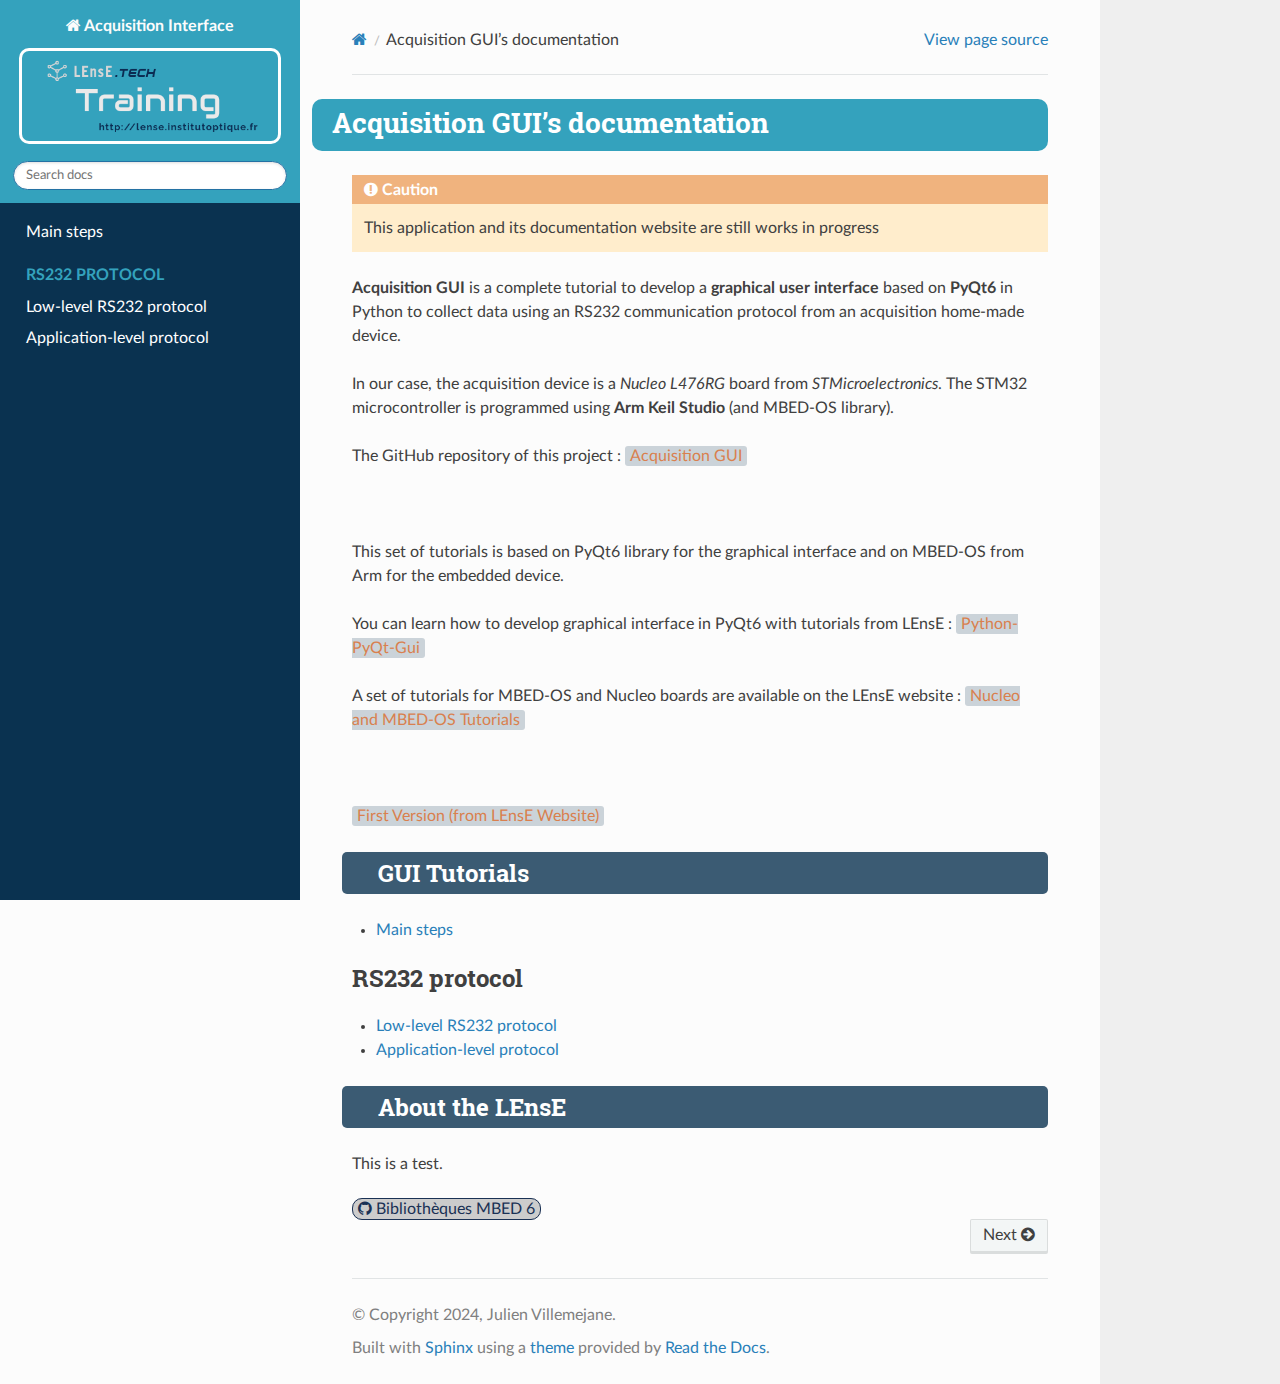
<file: index.html>
<!DOCTYPE html>
<html class="writer-html5" lang="en" data-content_root="./">
<head>
  <meta charset="utf-8" /><meta name="viewport" content="width=device-width, initial-scale=1" />

  <meta name="viewport" content="width=device-width, initial-scale=1.0" />
  <title>Acquisition GUI’s documentation &mdash; Acquisition Interface 0.1 documentation</title>
      <link rel="stylesheet" type="text/css" href="_static/pygments.css?v=80d5e7a1" />
      <link rel="stylesheet" type="text/css" href="_static/css/theme.css?v=19f00094" />
      <link rel="stylesheet" type="text/css" href="_static/css/lense-training.css?v=12d50a91" />
      <link rel="stylesheet" type="text/css" href="_static/css/links.css?v=7a4609b2" />

  
  <!--[if lt IE 9]>
    <script src="_static/js/html5shiv.min.js"></script>
  <![endif]-->
  
        <script src="_static/jquery.js?v=5d32c60e"></script>
        <script src="_static/_sphinx_javascript_frameworks_compat.js?v=2cd50e6c"></script>
        <script src="_static/documentation_options.js?v=2709fde1"></script>
        <script src="_static/doctools.js?v=9a2dae69"></script>
        <script src="_static/sphinx_highlight.js?v=dc90522c"></script>
    <script src="_static/js/theme.js"></script>
    <link rel="index" title="Index" href="genindex.html" />
    <link rel="search" title="Search" href="search.html" />
    <link rel="next" title="Main steps of a graphical interface design" href="contents/step_by_step.html" /> 
</head>

<body class="wy-body-for-nav"> 
  <div class="wy-grid-for-nav">
    <nav data-toggle="wy-nav-shift" class="wy-nav-side">
      <div class="wy-side-scroll">
        <div class="wy-side-nav-search" >

          
          
          <a href="#" class="icon icon-home">
            Acquisition Interface
              <img src="_static/logo-training_git.png" class="logo" alt="Logo"/>
          </a>
<div role="search">
  <form id="rtd-search-form" class="wy-form" action="search.html" method="get">
    <input type="text" name="q" placeholder="Search docs" aria-label="Search docs" />
    <input type="hidden" name="check_keywords" value="yes" />
    <input type="hidden" name="area" value="default" />
  </form>
</div>
        </div><div class="wy-menu wy-menu-vertical" data-spy="affix" role="navigation" aria-label="Navigation menu">
              <ul>
<li class="toctree-l1"><a class="reference internal" href="contents/step_by_step.html">     Main steps</a></li>
</ul>
<p class="caption" role="heading"><span class="caption-text">RS232 protocol</span></p>
<ul>
<li class="toctree-l1"><a class="reference internal" href="contents/rs232_protocol.html">     Low-level RS232 protocol</a></li>
<li class="toctree-l1"><a class="reference internal" href="contents/app_protocol.html">     Application-level protocol</a></li>
</ul>

        </div>
      </div>
    </nav>

    <section data-toggle="wy-nav-shift" class="wy-nav-content-wrap"><nav class="wy-nav-top" aria-label="Mobile navigation menu" >
          <i data-toggle="wy-nav-top" class="fa fa-bars"></i>
          <a href="#">Acquisition Interface</a>
      </nav>

      <div class="wy-nav-content">
        <div class="rst-content">
          <div role="navigation" aria-label="Page navigation">
  <ul class="wy-breadcrumbs">
      <li><a href="#" class="icon icon-home" aria-label="Home"></a></li>
      <li class="breadcrumb-item active">Acquisition GUI’s documentation</li>
      <li class="wy-breadcrumbs-aside">
            <a href="_sources/index.rst.txt" rel="nofollow"> View page source</a>
      </li>
  </ul>
  <hr/>
</div>
          <div role="main" class="document" itemscope="itemscope" itemtype="http://schema.org/Article">
           <div itemprop="articleBody">
             
  <section id="acquisition-gui-s-documentation">
<h1>Acquisition GUI’s documentation<a class="headerlink" href="#acquisition-gui-s-documentation" title="Link to this heading"></a></h1>
<div class="admonition caution">
<p class="admonition-title">Caution</p>
<p>This application and its documentation website are still works in progress</p>
</div>
<p><strong>Acquisition GUI</strong> is a complete tutorial to develop a <strong>graphical user interface</strong> based on <strong>PyQt6</strong> in Python to collect data using an RS232 communication protocol from an acquisition home-made device.</p>
<p>In our case, the acquisition device is a <em>Nucleo L476RG</em> board from <em>STMicroelectronics</em>. The STM32 microcontroller is programmed using <strong>Arm Keil Studio</strong> (and MBED-OS library).</p>
<p>The GitHub repository of this project : <a class="reference external" href="https://github.com/IOGS-LEnsE/acquisition-gui">Acquisition GUI</a></p>
<div class="line-block">
<div class="line"><br /></div>
</div>
<p>This set of tutorials is based on PyQt6 library for the graphical interface and on MBED-OS from Arm for the embedded device.</p>
<p>You can learn how to develop graphical interface in PyQt6 with tutorials from LEnsE : <a class="reference external" href="https://iogs-lense-training.github.io/python-pyqt-gui/">Python-PyQt-Gui</a></p>
<p>A set of tutorials for MBED-OS and Nucleo boards are available on the LEnsE website : <a class="reference external" href="http://lense.institutoptique.fr/prototyper-avec-nucleo-et-mbed-tutoriels-a-la-carte/">Nucleo and MBED-OS Tutorials</a></p>
<div class="line-block">
<div class="line"><br /></div>
</div>
<p><a class="reference external" href="http://lense.institutoptique.fr/mine/python-pyserial-premier-script/">First Version (from LEnsE Website)</a></p>
<section id="gui-tutorials">
<h2>GUI Tutorials<a class="headerlink" href="#gui-tutorials" title="Link to this heading"></a></h2>
<div class="toctree-wrapper compound">
<ul>
<li class="toctree-l1"><a class="reference internal" href="contents/step_by_step.html">     Main steps</a></li>
</ul>
</div>
<div class="toctree-wrapper compound">
<p class="caption" role="heading"><span class="caption-text">RS232 protocol</span></p>
<ul>
<li class="toctree-l1"><a class="reference internal" href="contents/rs232_protocol.html">     Low-level RS232 protocol</a></li>
<li class="toctree-l1"><a class="reference internal" href="contents/app_protocol.html">     Application-level protocol</a></li>
</ul>
</div>
<div class="toctree-wrapper compound">
</div>
</section>
<section id="about-the-lense">
<h2>About the LEnsE<a class="headerlink" href="#about-the-lense" title="Link to this heading"></a></h2>
<p>This is a test.</p>
<span class="linkgit"><a href="http://lense.institutoptique.fr/mine/nucleo-bibliotheques-de-fonctions/"><i class="fa fa-github"></i> Bibliothèques MBED 6</a></span></section>
</section>


           </div>
          </div>
          <footer><div class="rst-footer-buttons" role="navigation" aria-label="Footer">
        <a href="contents/step_by_step.html" class="btn btn-neutral float-right" title="Main steps of a graphical interface design" accesskey="n" rel="next">Next <span class="fa fa-arrow-circle-right" aria-hidden="true"></span></a>
    </div>

  <hr/>

  <div role="contentinfo">
    <p>&#169; Copyright 2024, Julien Villemejane.</p>
  </div>

  Built with <a href="https://www.sphinx-doc.org/">Sphinx</a> using a
    <a href="https://github.com/readthedocs/sphinx_rtd_theme">theme</a>
    provided by <a href="https://readthedocs.org">Read the Docs</a>.
   

</footer>
        </div>
      </div>
    </section>
  </div>
  <script>
      jQuery(function () {
          SphinxRtdTheme.Navigation.enable(true);
      });
  </script> 

</body>
</html>
</file>
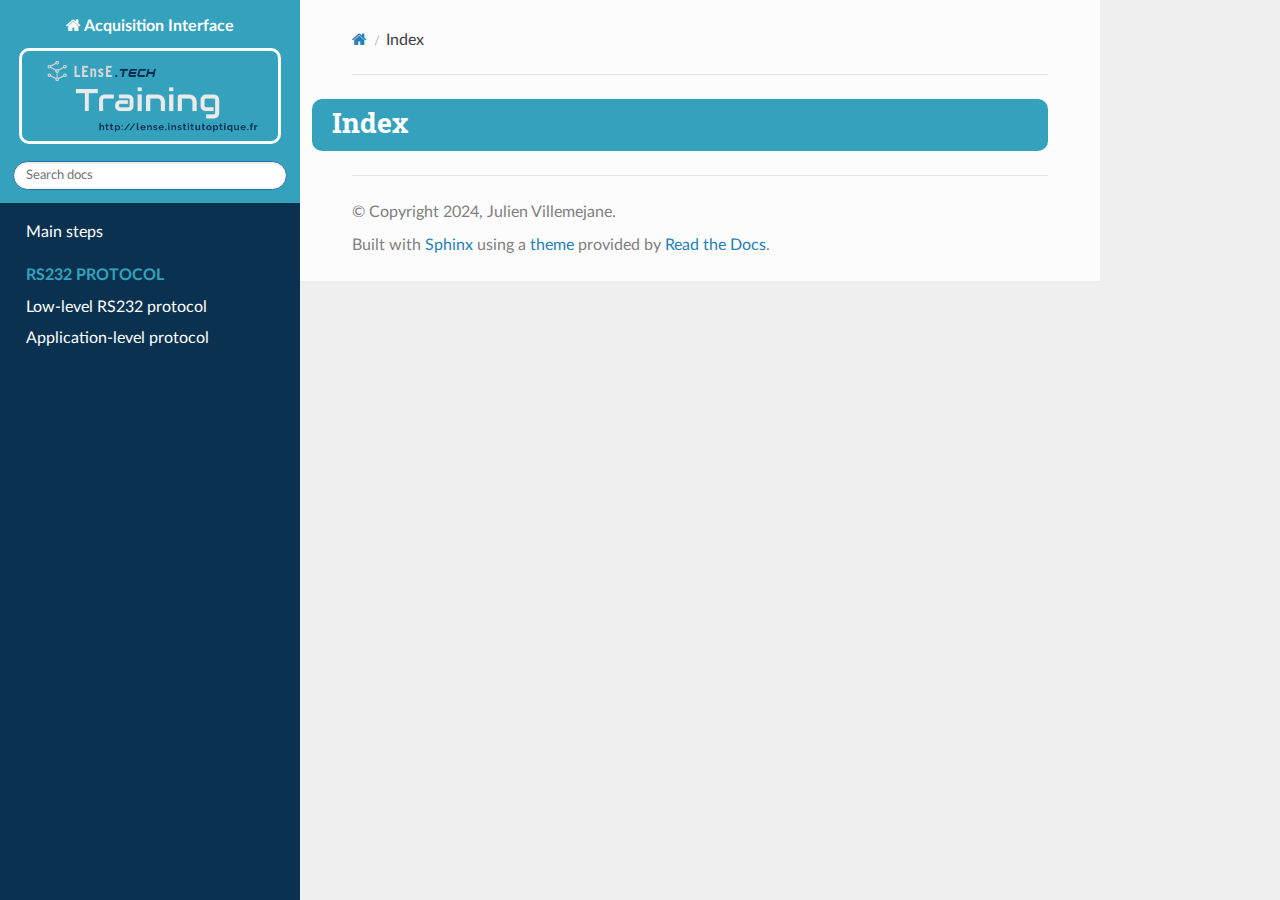
<file: genindex.html>
<!DOCTYPE html>
<html class="writer-html5" lang="en" data-content_root="./">
<head>
  <meta charset="utf-8" />
  <meta name="viewport" content="width=device-width, initial-scale=1.0" />
  <title>Index &mdash; Acquisition Interface 0.1 documentation</title>
      <link rel="stylesheet" type="text/css" href="_static/pygments.css?v=80d5e7a1" />
      <link rel="stylesheet" type="text/css" href="_static/css/theme.css?v=19f00094" />
      <link rel="stylesheet" type="text/css" href="_static/css/lense-training.css?v=12d50a91" />
      <link rel="stylesheet" type="text/css" href="_static/css/links.css?v=7a4609b2" />

  
  <!--[if lt IE 9]>
    <script src="_static/js/html5shiv.min.js"></script>
  <![endif]-->
  
        <script src="_static/jquery.js?v=5d32c60e"></script>
        <script src="_static/_sphinx_javascript_frameworks_compat.js?v=2cd50e6c"></script>
        <script src="_static/documentation_options.js?v=2709fde1"></script>
        <script src="_static/doctools.js?v=9a2dae69"></script>
        <script src="_static/sphinx_highlight.js?v=dc90522c"></script>
    <script src="_static/js/theme.js"></script>
    <link rel="index" title="Index" href="#" />
    <link rel="search" title="Search" href="search.html" /> 
</head>

<body class="wy-body-for-nav"> 
  <div class="wy-grid-for-nav">
    <nav data-toggle="wy-nav-shift" class="wy-nav-side">
      <div class="wy-side-scroll">
        <div class="wy-side-nav-search" >

          
          
          <a href="index.html" class="icon icon-home">
            Acquisition Interface
              <img src="_static/logo-training_git.png" class="logo" alt="Logo"/>
          </a>
<div role="search">
  <form id="rtd-search-form" class="wy-form" action="search.html" method="get">
    <input type="text" name="q" placeholder="Search docs" aria-label="Search docs" />
    <input type="hidden" name="check_keywords" value="yes" />
    <input type="hidden" name="area" value="default" />
  </form>
</div>
        </div><div class="wy-menu wy-menu-vertical" data-spy="affix" role="navigation" aria-label="Navigation menu">
              <ul>
<li class="toctree-l1"><a class="reference internal" href="contents/step_by_step.html">     Main steps</a></li>
</ul>
<p class="caption" role="heading"><span class="caption-text">RS232 protocol</span></p>
<ul>
<li class="toctree-l1"><a class="reference internal" href="contents/rs232_protocol.html">     Low-level RS232 protocol</a></li>
<li class="toctree-l1"><a class="reference internal" href="contents/app_protocol.html">     Application-level protocol</a></li>
</ul>

        </div>
      </div>
    </nav>

    <section data-toggle="wy-nav-shift" class="wy-nav-content-wrap"><nav class="wy-nav-top" aria-label="Mobile navigation menu" >
          <i data-toggle="wy-nav-top" class="fa fa-bars"></i>
          <a href="index.html">Acquisition Interface</a>
      </nav>

      <div class="wy-nav-content">
        <div class="rst-content">
          <div role="navigation" aria-label="Page navigation">
  <ul class="wy-breadcrumbs">
      <li><a href="index.html" class="icon icon-home" aria-label="Home"></a></li>
      <li class="breadcrumb-item active">Index</li>
      <li class="wy-breadcrumbs-aside">
      </li>
  </ul>
  <hr/>
</div>
          <div role="main" class="document" itemscope="itemscope" itemtype="http://schema.org/Article">
           <div itemprop="articleBody">
             

<h1 id="index">Index</h1>

<div class="genindex-jumpbox">
 
</div>


           </div>
          </div>
          <footer>

  <hr/>

  <div role="contentinfo">
    <p>&#169; Copyright 2024, Julien Villemejane.</p>
  </div>

  Built with <a href="https://www.sphinx-doc.org/">Sphinx</a> using a
    <a href="https://github.com/readthedocs/sphinx_rtd_theme">theme</a>
    provided by <a href="https://readthedocs.org">Read the Docs</a>.
   

</footer>
        </div>
      </div>
    </section>
  </div>
  <script>
      jQuery(function () {
          SphinxRtdTheme.Navigation.enable(true);
      });
  </script> 

</body>
</html>
</file>
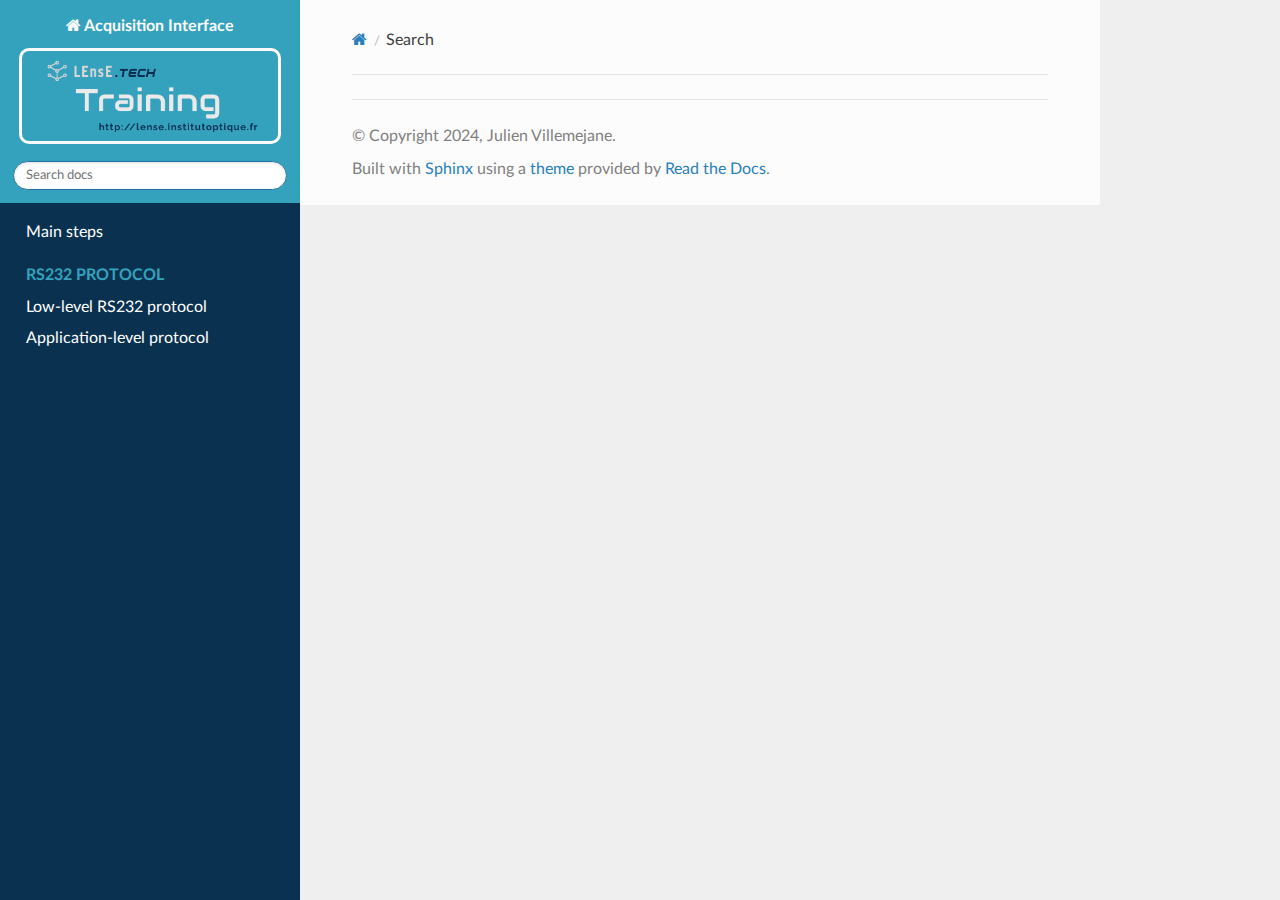
<file: search.html>
<!DOCTYPE html>
<html class="writer-html5" lang="en" data-content_root="./">
<head>
  <meta charset="utf-8" />
  <meta name="viewport" content="width=device-width, initial-scale=1.0" />
  <title>Search &mdash; Acquisition Interface 0.1 documentation</title>
      <link rel="stylesheet" type="text/css" href="_static/pygments.css?v=80d5e7a1" />
      <link rel="stylesheet" type="text/css" href="_static/css/theme.css?v=19f00094" />
      <link rel="stylesheet" type="text/css" href="_static/css/lense-training.css?v=12d50a91" />
      <link rel="stylesheet" type="text/css" href="_static/css/links.css?v=7a4609b2" />

  
    
  <!--[if lt IE 9]>
    <script src="_static/js/html5shiv.min.js"></script>
  <![endif]-->
  
        <script src="_static/jquery.js?v=5d32c60e"></script>
        <script src="_static/_sphinx_javascript_frameworks_compat.js?v=2cd50e6c"></script>
        <script src="_static/documentation_options.js?v=2709fde1"></script>
        <script src="_static/doctools.js?v=9a2dae69"></script>
        <script src="_static/sphinx_highlight.js?v=dc90522c"></script>
    <script src="_static/js/theme.js"></script>
    <script src="_static/searchtools.js"></script>
    <script src="_static/language_data.js"></script>
    <link rel="index" title="Index" href="genindex.html" />
    <link rel="search" title="Search" href="#" /> 
</head>

<body class="wy-body-for-nav"> 
  <div class="wy-grid-for-nav">
    <nav data-toggle="wy-nav-shift" class="wy-nav-side">
      <div class="wy-side-scroll">
        <div class="wy-side-nav-search" >

          
          
          <a href="index.html" class="icon icon-home">
            Acquisition Interface
              <img src="_static/logo-training_git.png" class="logo" alt="Logo"/>
          </a>
<div role="search">
  <form id="rtd-search-form" class="wy-form" action="#" method="get">
    <input type="text" name="q" placeholder="Search docs" aria-label="Search docs" />
    <input type="hidden" name="check_keywords" value="yes" />
    <input type="hidden" name="area" value="default" />
  </form>
</div>
        </div><div class="wy-menu wy-menu-vertical" data-spy="affix" role="navigation" aria-label="Navigation menu">
              <ul>
<li class="toctree-l1"><a class="reference internal" href="contents/step_by_step.html">     Main steps</a></li>
</ul>
<p class="caption" role="heading"><span class="caption-text">RS232 protocol</span></p>
<ul>
<li class="toctree-l1"><a class="reference internal" href="contents/rs232_protocol.html">     Low-level RS232 protocol</a></li>
<li class="toctree-l1"><a class="reference internal" href="contents/app_protocol.html">     Application-level protocol</a></li>
</ul>

        </div>
      </div>
    </nav>

    <section data-toggle="wy-nav-shift" class="wy-nav-content-wrap"><nav class="wy-nav-top" aria-label="Mobile navigation menu" >
          <i data-toggle="wy-nav-top" class="fa fa-bars"></i>
          <a href="index.html">Acquisition Interface</a>
      </nav>

      <div class="wy-nav-content">
        <div class="rst-content">
          <div role="navigation" aria-label="Page navigation">
  <ul class="wy-breadcrumbs">
      <li><a href="index.html" class="icon icon-home" aria-label="Home"></a></li>
      <li class="breadcrumb-item active">Search</li>
      <li class="wy-breadcrumbs-aside">
      </li>
  </ul>
  <hr/>
</div>
          <div role="main" class="document" itemscope="itemscope" itemtype="http://schema.org/Article">
           <div itemprop="articleBody">
             
  <noscript>
  <div id="fallback" class="admonition warning">
    <p class="last">
      Please activate JavaScript to enable the search functionality.
    </p>
  </div>
  </noscript>

  
  <div id="search-results">
  
  </div>

           </div>
          </div>
          <footer>

  <hr/>

  <div role="contentinfo">
    <p>&#169; Copyright 2024, Julien Villemejane.</p>
  </div>

  Built with <a href="https://www.sphinx-doc.org/">Sphinx</a> using a
    <a href="https://github.com/readthedocs/sphinx_rtd_theme">theme</a>
    provided by <a href="https://readthedocs.org">Read the Docs</a>.
   

</footer>
        </div>
      </div>
    </section>
  </div>
  <script>
      jQuery(function () {
          SphinxRtdTheme.Navigation.enable(true);
      });
  </script>
  <script>
    jQuery(function() { Search.loadIndex("searchindex.js"); });
  </script>
  
  <script id="searchindexloader"></script>
   


</body>
</html>
</file>
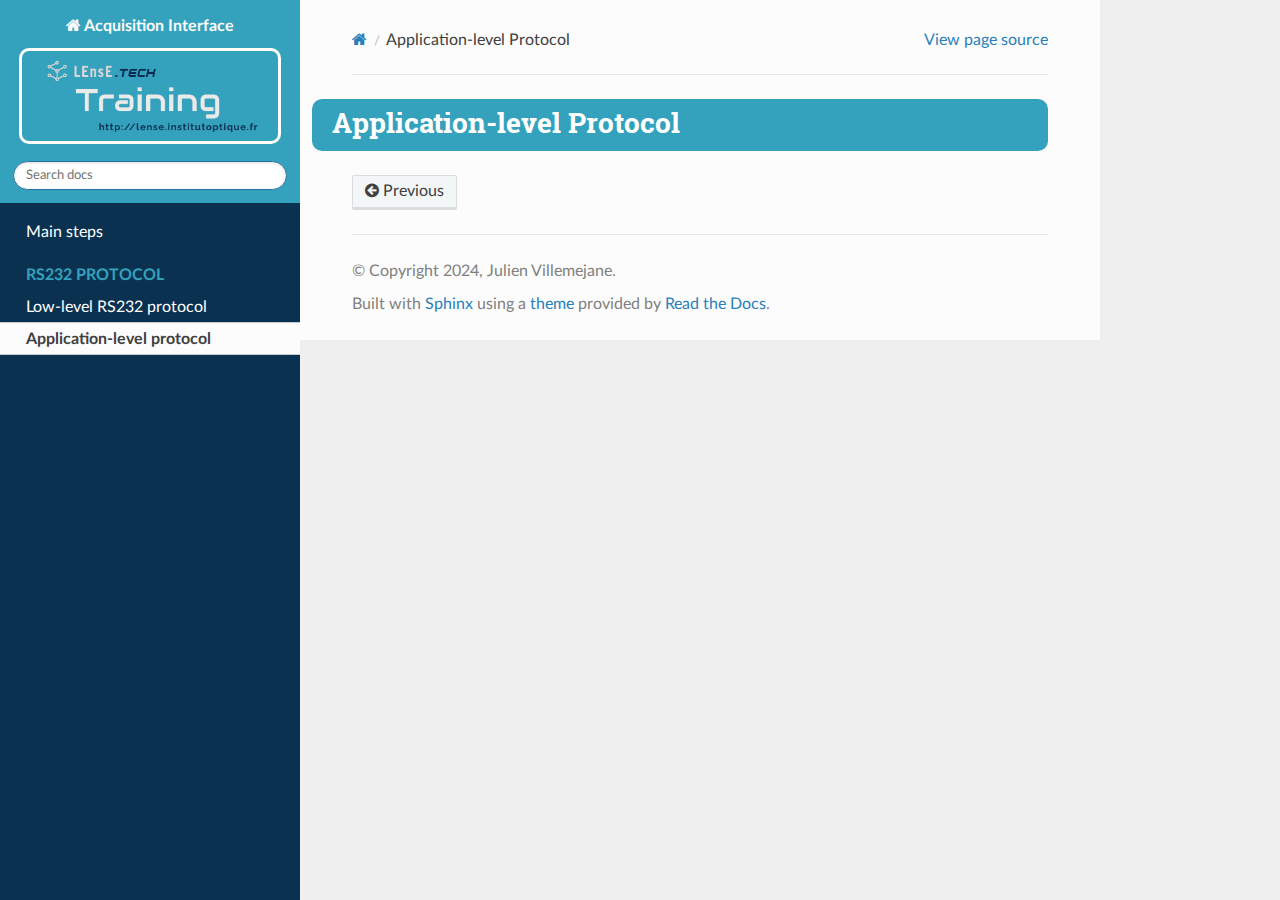
<file: contents/app_protocol.html>
<!DOCTYPE html>
<html class="writer-html5" lang="en" data-content_root="../">
<head>
  <meta charset="utf-8" /><meta name="viewport" content="width=device-width, initial-scale=1" />

  <meta name="viewport" content="width=device-width, initial-scale=1.0" />
  <title>Application-level Protocol &mdash; Acquisition Interface 0.1 documentation</title>
      <link rel="stylesheet" type="text/css" href="../_static/pygments.css?v=80d5e7a1" />
      <link rel="stylesheet" type="text/css" href="../_static/css/theme.css?v=19f00094" />
      <link rel="stylesheet" type="text/css" href="../_static/css/lense-training.css?v=12d50a91" />
      <link rel="stylesheet" type="text/css" href="../_static/css/links.css?v=7a4609b2" />

  
  <!--[if lt IE 9]>
    <script src="../_static/js/html5shiv.min.js"></script>
  <![endif]-->
  
        <script src="../_static/jquery.js?v=5d32c60e"></script>
        <script src="../_static/_sphinx_javascript_frameworks_compat.js?v=2cd50e6c"></script>
        <script src="../_static/documentation_options.js?v=2709fde1"></script>
        <script src="../_static/doctools.js?v=9a2dae69"></script>
        <script src="../_static/sphinx_highlight.js?v=dc90522c"></script>
    <script src="../_static/js/theme.js"></script>
    <link rel="index" title="Index" href="../genindex.html" />
    <link rel="search" title="Search" href="../search.html" />
    <link rel="prev" title="Low-Level RS232 Protocol" href="rs232_protocol.html" /> 
</head>

<body class="wy-body-for-nav"> 
  <div class="wy-grid-for-nav">
    <nav data-toggle="wy-nav-shift" class="wy-nav-side">
      <div class="wy-side-scroll">
        <div class="wy-side-nav-search" >

          
          
          <a href="../index.html" class="icon icon-home">
            Acquisition Interface
              <img src="../_static/logo-training_git.png" class="logo" alt="Logo"/>
          </a>
<div role="search">
  <form id="rtd-search-form" class="wy-form" action="../search.html" method="get">
    <input type="text" name="q" placeholder="Search docs" aria-label="Search docs" />
    <input type="hidden" name="check_keywords" value="yes" />
    <input type="hidden" name="area" value="default" />
  </form>
</div>
        </div><div class="wy-menu wy-menu-vertical" data-spy="affix" role="navigation" aria-label="Navigation menu">
              <ul>
<li class="toctree-l1"><a class="reference internal" href="step_by_step.html">     Main steps</a></li>
</ul>
<p class="caption" role="heading"><span class="caption-text">RS232 protocol</span></p>
<ul class="current">
<li class="toctree-l1"><a class="reference internal" href="rs232_protocol.html">     Low-level RS232 protocol</a></li>
<li class="toctree-l1 current"><a class="current reference internal" href="#">     Application-level protocol</a></li>
</ul>

        </div>
      </div>
    </nav>

    <section data-toggle="wy-nav-shift" class="wy-nav-content-wrap"><nav class="wy-nav-top" aria-label="Mobile navigation menu" >
          <i data-toggle="wy-nav-top" class="fa fa-bars"></i>
          <a href="../index.html">Acquisition Interface</a>
      </nav>

      <div class="wy-nav-content">
        <div class="rst-content">
          <div role="navigation" aria-label="Page navigation">
  <ul class="wy-breadcrumbs">
      <li><a href="../index.html" class="icon icon-home" aria-label="Home"></a></li>
      <li class="breadcrumb-item active">Application-level Protocol</li>
      <li class="wy-breadcrumbs-aside">
            <a href="../_sources/contents/app_protocol.rst.txt" rel="nofollow"> View page source</a>
      </li>
  </ul>
  <hr/>
</div>
          <div role="main" class="document" itemscope="itemscope" itemtype="http://schema.org/Article">
           <div itemprop="articleBody">
             
  <section id="application-level-protocol">
<h1>Application-level Protocol<a class="headerlink" href="#application-level-protocol" title="Link to this heading"></a></h1>
</section>


           </div>
          </div>
          <footer><div class="rst-footer-buttons" role="navigation" aria-label="Footer">
        <a href="rs232_protocol.html" class="btn btn-neutral float-left" title="Low-Level RS232 Protocol" accesskey="p" rel="prev"><span class="fa fa-arrow-circle-left" aria-hidden="true"></span> Previous</a>
    </div>

  <hr/>

  <div role="contentinfo">
    <p>&#169; Copyright 2024, Julien Villemejane.</p>
  </div>

  Built with <a href="https://www.sphinx-doc.org/">Sphinx</a> using a
    <a href="https://github.com/readthedocs/sphinx_rtd_theme">theme</a>
    provided by <a href="https://readthedocs.org">Read the Docs</a>.
   

</footer>
        </div>
      </div>
    </section>
  </div>
  <script>
      jQuery(function () {
          SphinxRtdTheme.Navigation.enable(true);
      });
  </script> 

</body>
</html>
</file>
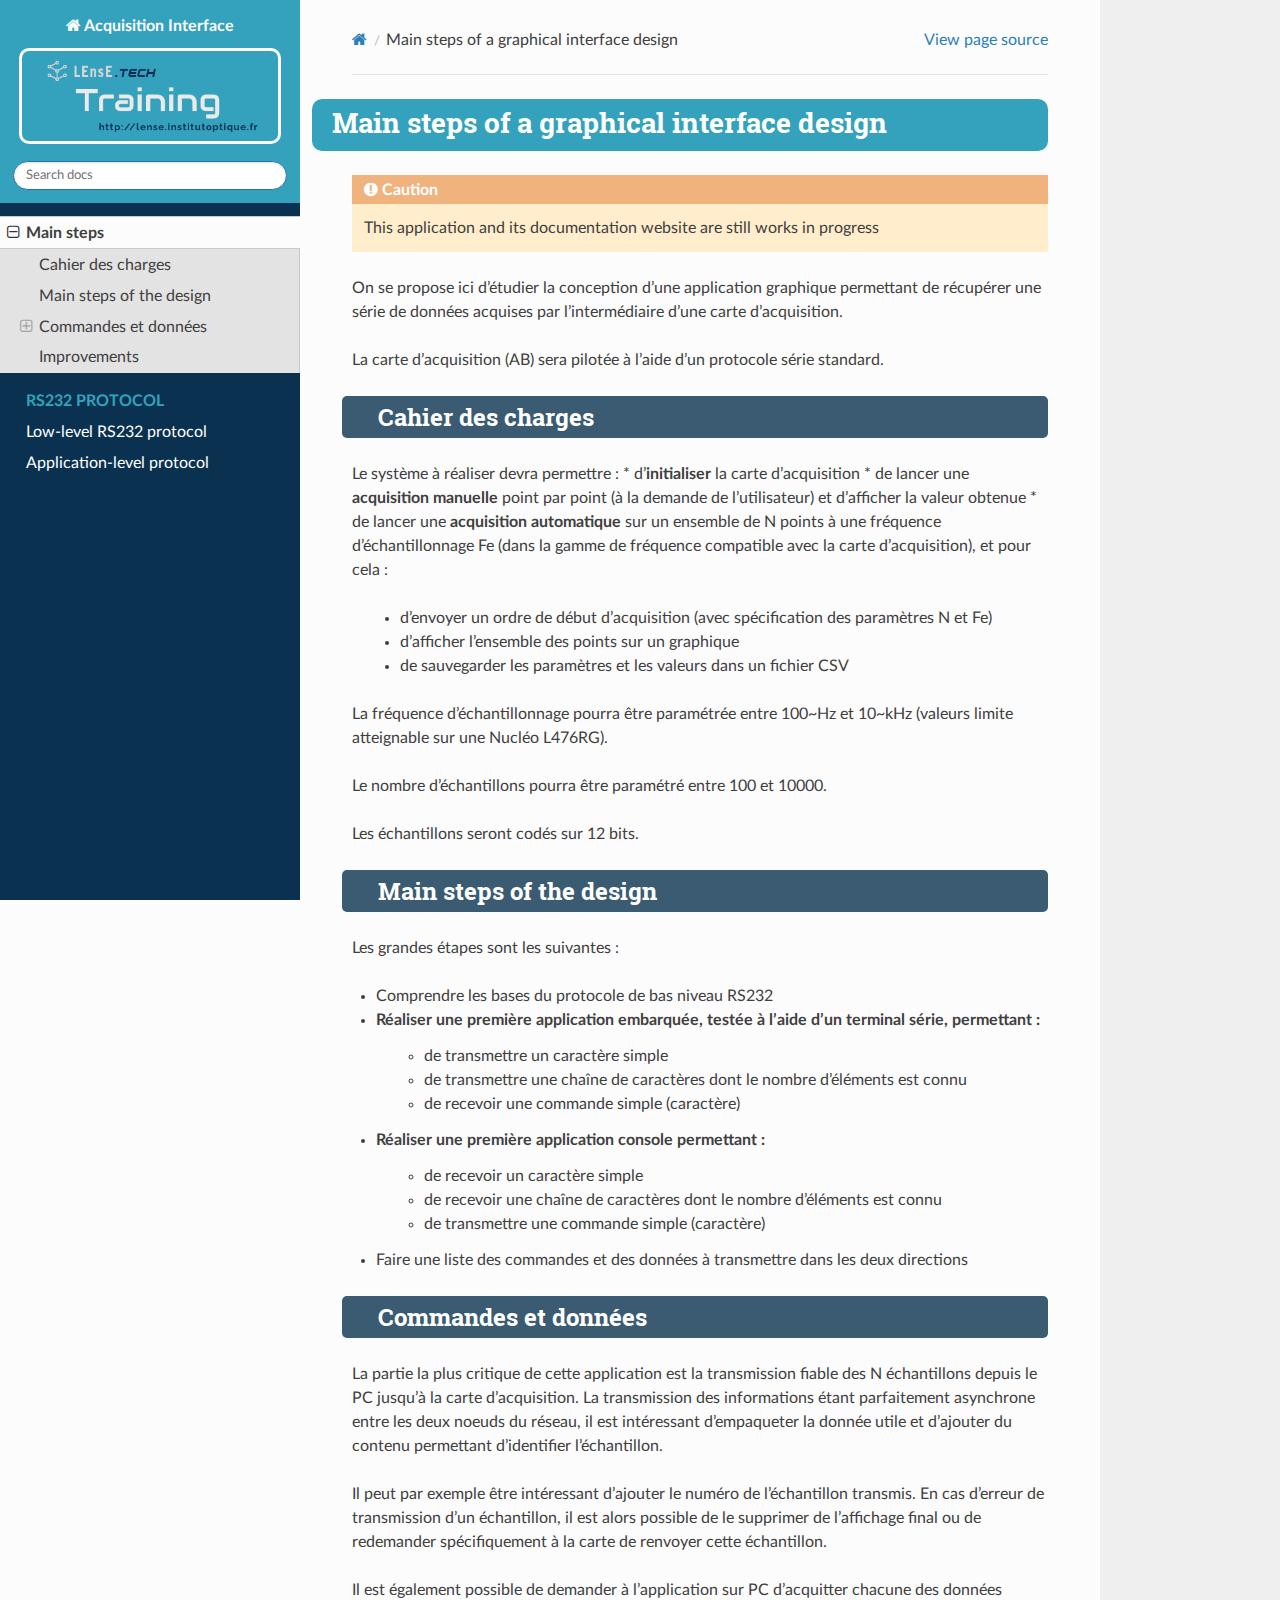
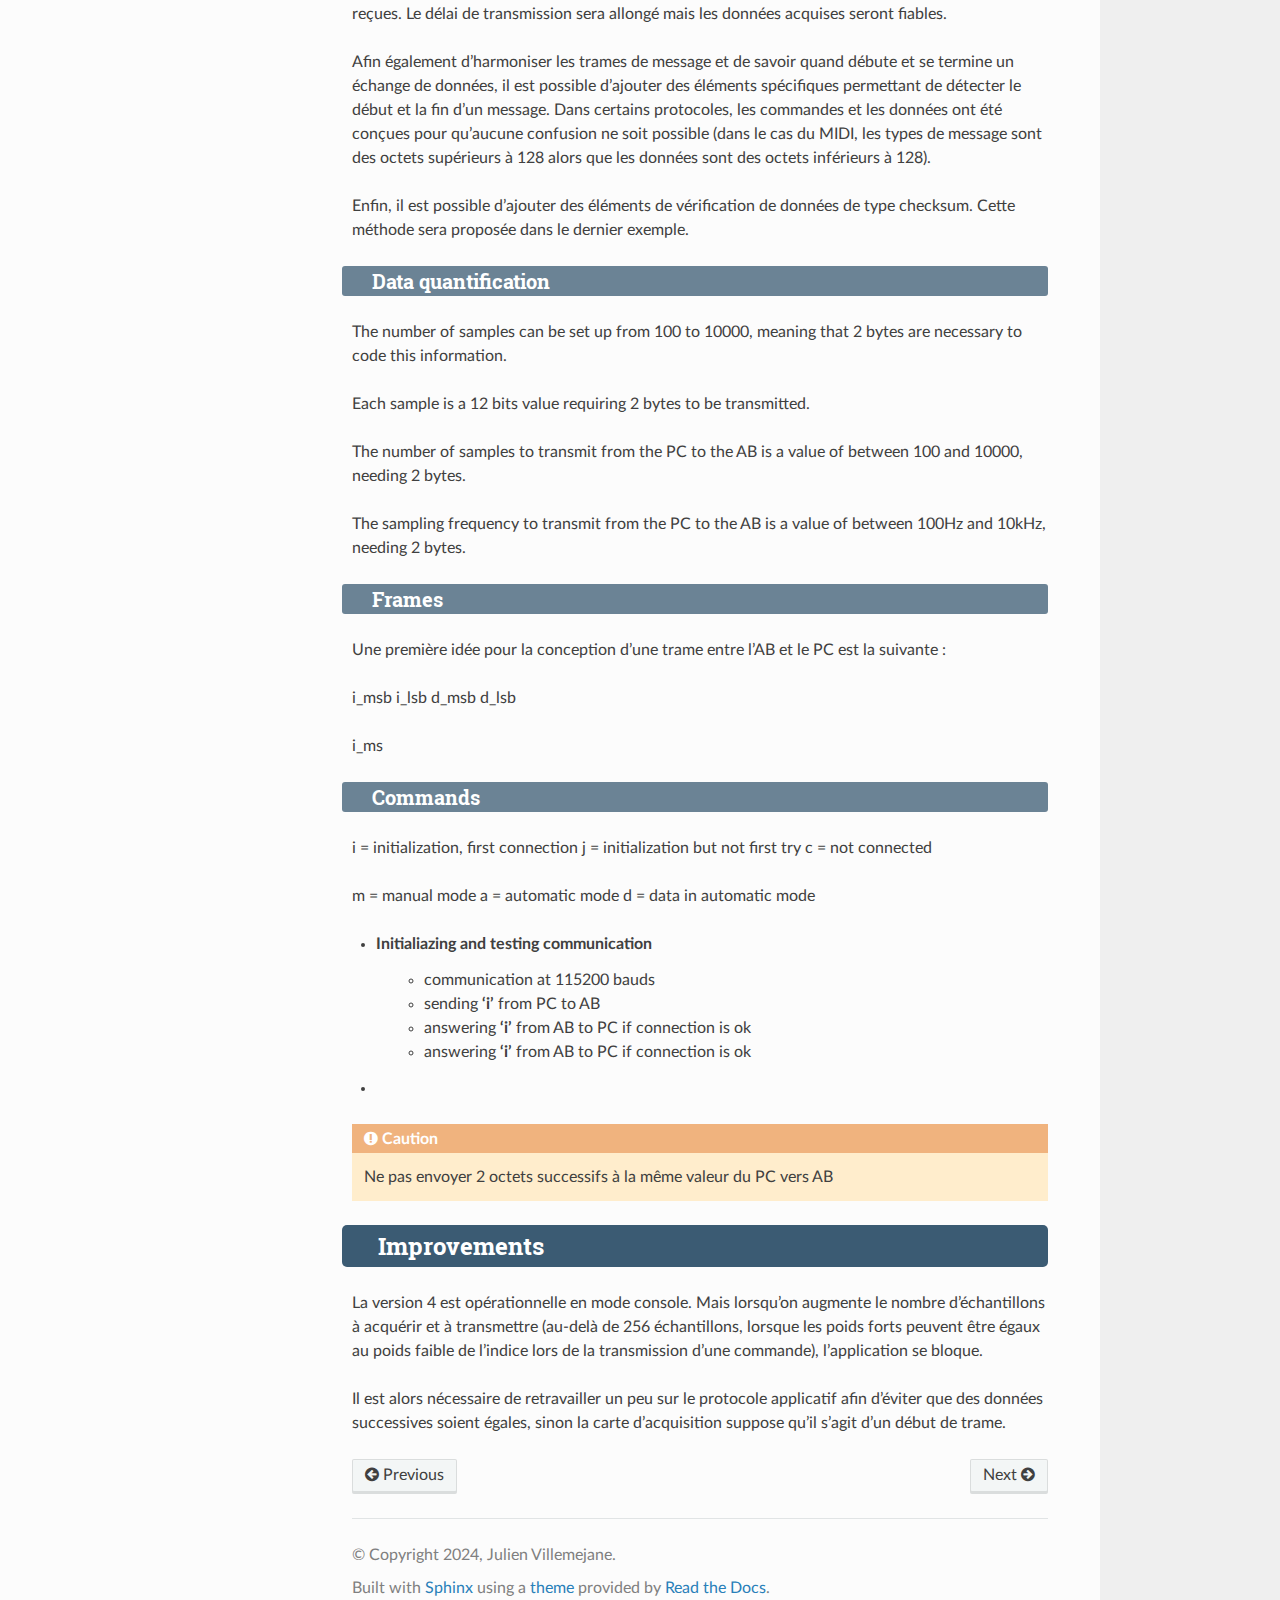
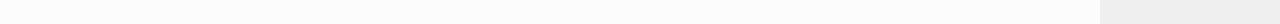
<file: contents/step_by_step.html>
<!DOCTYPE html>
<html class="writer-html5" lang="en" data-content_root="../">
<head>
  <meta charset="utf-8" /><meta name="viewport" content="width=device-width, initial-scale=1" />

  <meta name="viewport" content="width=device-width, initial-scale=1.0" />
  <title>Main steps of a graphical interface design &mdash; Acquisition Interface 0.1 documentation</title>
      <link rel="stylesheet" type="text/css" href="../_static/pygments.css?v=80d5e7a1" />
      <link rel="stylesheet" type="text/css" href="../_static/css/theme.css?v=19f00094" />
      <link rel="stylesheet" type="text/css" href="../_static/css/lense-training.css?v=12d50a91" />
      <link rel="stylesheet" type="text/css" href="../_static/css/links.css?v=7a4609b2" />

  
  <!--[if lt IE 9]>
    <script src="../_static/js/html5shiv.min.js"></script>
  <![endif]-->
  
        <script src="../_static/jquery.js?v=5d32c60e"></script>
        <script src="../_static/_sphinx_javascript_frameworks_compat.js?v=2cd50e6c"></script>
        <script src="../_static/documentation_options.js?v=2709fde1"></script>
        <script src="../_static/doctools.js?v=9a2dae69"></script>
        <script src="../_static/sphinx_highlight.js?v=dc90522c"></script>
    <script src="../_static/js/theme.js"></script>
    <link rel="index" title="Index" href="../genindex.html" />
    <link rel="search" title="Search" href="../search.html" />
    <link rel="next" title="Low-Level RS232 Protocol" href="rs232_protocol.html" />
    <link rel="prev" title="Acquisition GUI’s documentation" href="../index.html" /> 
</head>

<body class="wy-body-for-nav"> 
  <div class="wy-grid-for-nav">
    <nav data-toggle="wy-nav-shift" class="wy-nav-side">
      <div class="wy-side-scroll">
        <div class="wy-side-nav-search" >

          
          
          <a href="../index.html" class="icon icon-home">
            Acquisition Interface
              <img src="../_static/logo-training_git.png" class="logo" alt="Logo"/>
          </a>
<div role="search">
  <form id="rtd-search-form" class="wy-form" action="../search.html" method="get">
    <input type="text" name="q" placeholder="Search docs" aria-label="Search docs" />
    <input type="hidden" name="check_keywords" value="yes" />
    <input type="hidden" name="area" value="default" />
  </form>
</div>
        </div><div class="wy-menu wy-menu-vertical" data-spy="affix" role="navigation" aria-label="Navigation menu">
              <ul class="current">
<li class="toctree-l1 current"><a class="current reference internal" href="#">     Main steps</a><ul>
<li class="toctree-l2"><a class="reference internal" href="#cahier-des-charges">Cahier des charges</a></li>
<li class="toctree-l2"><a class="reference internal" href="#main-steps-of-the-design">Main steps of the design</a></li>
<li class="toctree-l2"><a class="reference internal" href="#commandes-et-donnees">Commandes et données</a><ul>
<li class="toctree-l3"><a class="reference internal" href="#data-quantification">Data quantification</a></li>
<li class="toctree-l3"><a class="reference internal" href="#frames">Frames</a></li>
<li class="toctree-l3"><a class="reference internal" href="#commands">Commands</a></li>
</ul>
</li>
<li class="toctree-l2"><a class="reference internal" href="#improvements">Improvements</a></li>
</ul>
</li>
</ul>
<p class="caption" role="heading"><span class="caption-text">RS232 protocol</span></p>
<ul>
<li class="toctree-l1"><a class="reference internal" href="rs232_protocol.html">     Low-level RS232 protocol</a></li>
<li class="toctree-l1"><a class="reference internal" href="app_protocol.html">     Application-level protocol</a></li>
</ul>

        </div>
      </div>
    </nav>

    <section data-toggle="wy-nav-shift" class="wy-nav-content-wrap"><nav class="wy-nav-top" aria-label="Mobile navigation menu" >
          <i data-toggle="wy-nav-top" class="fa fa-bars"></i>
          <a href="../index.html">Acquisition Interface</a>
      </nav>

      <div class="wy-nav-content">
        <div class="rst-content">
          <div role="navigation" aria-label="Page navigation">
  <ul class="wy-breadcrumbs">
      <li><a href="../index.html" class="icon icon-home" aria-label="Home"></a></li>
      <li class="breadcrumb-item active">Main steps of a graphical interface design</li>
      <li class="wy-breadcrumbs-aside">
            <a href="../_sources/contents/step_by_step.rst.txt" rel="nofollow"> View page source</a>
      </li>
  </ul>
  <hr/>
</div>
          <div role="main" class="document" itemscope="itemscope" itemtype="http://schema.org/Article">
           <div itemprop="articleBody">
             
  <section id="main-steps-of-a-graphical-interface-design">
<h1>Main steps of a graphical interface design<a class="headerlink" href="#main-steps-of-a-graphical-interface-design" title="Link to this heading"></a></h1>
<div class="admonition caution">
<p class="admonition-title">Caution</p>
<p>This application and its documentation website are still works in progress</p>
</div>
<p>On se propose ici d’étudier la conception d’une application graphique permettant de récupérer une série de données acquises par l’intermédiaire d’une carte d’acquisition.</p>
<p>La carte d’acquisition (AB) sera pilotée à l’aide d’un protocole série standard.</p>
<section id="cahier-des-charges">
<h2>Cahier des charges<a class="headerlink" href="#cahier-des-charges" title="Link to this heading"></a></h2>
<p>Le système à réaliser devra permettre :
* d’<strong>initialiser</strong> la carte d’acquisition
* de lancer une <strong>acquisition manuelle</strong> point par point (à la demande de l’utilisateur) et d’afficher la valeur obtenue
* de lancer une <strong>acquisition automatique</strong> sur un ensemble de N points à une fréquence d’échantillonnage Fe (dans la gamme de fréquence compatible avec la carte d’acquisition), et pour cela :</p>
<blockquote>
<div><ul class="simple">
<li><p>d’envoyer un ordre de début d’acquisition (avec spécification des paramètres N et Fe)</p></li>
<li><p>d’afficher l’ensemble des points sur un graphique</p></li>
<li><p>de sauvegarder les paramètres et les valeurs dans un fichier CSV</p></li>
</ul>
</div></blockquote>
<p>La fréquence d’échantillonnage pourra être paramétrée entre 100~Hz et 10~kHz (valeurs limite atteignable sur une Nucléo L476RG).</p>
<p>Le nombre d’échantillons pourra être paramétré entre 100 et 10000.</p>
<p>Les échantillons seront codés sur 12 bits.</p>
</section>
<section id="main-steps-of-the-design">
<h2>Main steps of the design<a class="headerlink" href="#main-steps-of-the-design" title="Link to this heading"></a></h2>
<p>Les grandes étapes sont les suivantes :</p>
<ul class="simple">
<li><p>Comprendre les bases du protocole de bas niveau RS232</p></li>
<li><dl class="simple">
<dt>Réaliser une première application embarquée, testée à l’aide d’un terminal série, permettant :</dt><dd><ul>
<li><p>de transmettre un caractère simple</p></li>
<li><p>de transmettre une chaîne de caractères dont le nombre d’éléments est connu</p></li>
<li><p>de recevoir une commande simple (caractère)</p></li>
</ul>
</dd>
</dl>
</li>
<li><dl class="simple">
<dt>Réaliser une première application console permettant :</dt><dd><ul>
<li><p>de recevoir un caractère simple</p></li>
<li><p>de recevoir une chaîne de caractères dont le nombre d’éléments est connu</p></li>
<li><p>de transmettre une commande simple (caractère)</p></li>
</ul>
</dd>
</dl>
</li>
<li><p>Faire une liste des commandes et des données à transmettre dans les deux directions</p></li>
</ul>
</section>
<section id="commandes-et-donnees">
<h2>Commandes et données<a class="headerlink" href="#commandes-et-donnees" title="Link to this heading"></a></h2>
<p>La partie la plus critique de cette application est la transmission fiable des N échantillons depuis le PC jusqu’à la carte d’acquisition. La transmission des informations étant parfaitement asynchrone entre les deux noeuds du réseau, il est intéressant d’empaqueter la donnée utile et d’ajouter du contenu permettant d’identifier l’échantillon.</p>
<p>Il peut par exemple être intéressant d’ajouter le numéro de l’échantillon transmis. En cas d’erreur de transmission d’un échantillon, il est alors possible de le supprimer de l’affichage final ou de redemander spécifiquement à la carte de renvoyer cette échantillon.</p>
<p>Il est également possible de demander à l’application sur PC d’acquitter chacune des données reçues. Le délai de transmission sera allongé mais les données acquises seront fiables.</p>
<p>Afin également d’harmoniser les trames de message et de savoir quand débute et se termine un échange de données, il est possible d’ajouter des éléments spécifiques permettant de détecter le début et la fin d’un message. Dans certains protocoles, les commandes et les données ont été conçues pour qu’aucune confusion ne soit possible (dans le cas du MIDI, les types de message sont des octets supérieurs à 128 alors que les données sont des octets inférieurs à 128).</p>
<p>Enfin, il est possible d’ajouter des éléments de vérification de données de type checksum. Cette méthode sera proposée dans le dernier exemple.</p>
<section id="data-quantification">
<h3>Data quantification<a class="headerlink" href="#data-quantification" title="Link to this heading"></a></h3>
<p>The number of samples can be set up from 100 to 10000, meaning that 2 bytes are necessary to code this information.</p>
<p>Each sample is a 12 bits value requiring 2 bytes to be transmitted.</p>
<p>The number of samples to transmit from the PC to the AB is a value of between 100 and 10000, needing 2 bytes.</p>
<p>The sampling frequency to transmit from the PC to the AB is a value of between 100Hz and 10kHz, needing 2 bytes.</p>
</section>
<section id="frames">
<h3>Frames<a class="headerlink" href="#frames" title="Link to this heading"></a></h3>
<p>Une première idée pour la conception d’une trame entre l’AB et le PC est la suivante :</p>
<p>i_msb i_lsb d_msb d_lsb</p>
<p>i_ms</p>
</section>
<section id="commands">
<h3>Commands<a class="headerlink" href="#commands" title="Link to this heading"></a></h3>
<p>i = initialization, first connection
j = initialization but not first try
c = not connected</p>
<p>m = manual mode
a = automatic mode
d = data in automatic mode</p>
<ul class="simple">
<li><dl class="simple">
<dt>Initialiazing and testing communication</dt><dd><ul>
<li><p>communication at 115200 bauds</p></li>
<li><p>sending <strong>‘i’</strong> from PC to AB</p></li>
<li><p>answering <strong>‘i’</strong> from AB to PC if connection is ok</p></li>
<li><p>answering <strong>‘i’</strong> from AB to PC if connection is ok</p></li>
</ul>
</dd>
</dl>
</li>
<li></li>
</ul>
<div class="admonition caution">
<p class="admonition-title">Caution</p>
<p>Ne pas envoyer 2 octets successifs à la même valeur du PC vers AB</p>
</div>
</section>
</section>
<section id="improvements">
<h2>Improvements<a class="headerlink" href="#improvements" title="Link to this heading"></a></h2>
<p>La version 4 est opérationnelle en mode console. Mais lorsqu’on augmente le nombre d’échantillons à acquérir et à transmettre (au-delà de 256 échantillons, lorsque les poids forts peuvent être égaux au poids faible de l’indice lors de la transmission d’une commande), l’application se bloque.</p>
<p>Il est alors nécessaire de retravailler un peu sur le protocole applicatif afin d’éviter que des données successives soient égales, sinon la carte d’acquisition suppose qu’il s’agit d’un début de trame.</p>
</section>
</section>


           </div>
          </div>
          <footer><div class="rst-footer-buttons" role="navigation" aria-label="Footer">
        <a href="../index.html" class="btn btn-neutral float-left" title="Acquisition GUI’s documentation" accesskey="p" rel="prev"><span class="fa fa-arrow-circle-left" aria-hidden="true"></span> Previous</a>
        <a href="rs232_protocol.html" class="btn btn-neutral float-right" title="Low-Level RS232 Protocol" accesskey="n" rel="next">Next <span class="fa fa-arrow-circle-right" aria-hidden="true"></span></a>
    </div>

  <hr/>

  <div role="contentinfo">
    <p>&#169; Copyright 2024, Julien Villemejane.</p>
  </div>

  Built with <a href="https://www.sphinx-doc.org/">Sphinx</a> using a
    <a href="https://github.com/readthedocs/sphinx_rtd_theme">theme</a>
    provided by <a href="https://readthedocs.org">Read the Docs</a>.
   

</footer>
        </div>
      </div>
    </section>
  </div>
  <script>
      jQuery(function () {
          SphinxRtdTheme.Navigation.enable(true);
      });
  </script> 

</body>
</html>
</file>
<file: _static/pygments.css>
pre { line-height: 125%; }
td.linenos .normal { color: inherit; background-color: transparent; padding-left: 5px; padding-right: 5px; }
span.linenos { color: inherit; background-color: transparent; padding-left: 5px; padding-right: 5px; }
td.linenos .special { color: #000000; background-color: #ffffc0; padding-left: 5px; padding-right: 5px; }
span.linenos.special { color: #000000; background-color: #ffffc0; padding-left: 5px; padding-right: 5px; }
.highlight .hll { background-color: #ffffcc }
.highlight { background: #f8f8f8; }
.highlight .c { color: #3D7B7B; font-style: italic } /* Comment */
.highlight .err { border: 1px solid #FF0000 } /* Error */
.highlight .k { color: #008000; font-weight: bold } /* Keyword */
.highlight .o { color: #666666 } /* Operator */
.highlight .ch { color: #3D7B7B; font-style: italic } /* Comment.Hashbang */
.highlight .cm { color: #3D7B7B; font-style: italic } /* Comment.Multiline */
.highlight .cp { color: #9C6500 } /* Comment.Preproc */
.highlight .cpf { color: #3D7B7B; font-style: italic } /* Comment.PreprocFile */
.highlight .c1 { color: #3D7B7B; font-style: italic } /* Comment.Single */
.highlight .cs { color: #3D7B7B; font-style: italic } /* Comment.Special */
.highlight .gd { color: #A00000 } /* Generic.Deleted */
.highlight .ge { font-style: italic } /* Generic.Emph */
.highlight .ges { font-weight: bold; font-style: italic } /* Generic.EmphStrong */
.highlight .gr { color: #E40000 } /* Generic.Error */
.highlight .gh { color: #000080; font-weight: bold } /* Generic.Heading */
.highlight .gi { color: #008400 } /* Generic.Inserted */
.highlight .go { color: #717171 } /* Generic.Output */
.highlight .gp { color: #000080; font-weight: bold } /* Generic.Prompt */
.highlight .gs { font-weight: bold } /* Generic.Strong */
.highlight .gu { color: #800080; font-weight: bold } /* Generic.Subheading */
.highlight .gt { color: #0044DD } /* Generic.Traceback */
.highlight .kc { color: #008000; font-weight: bold } /* Keyword.Constant */
.highlight .kd { color: #008000; font-weight: bold } /* Keyword.Declaration */
.highlight .kn { color: #008000; font-weight: bold } /* Keyword.Namespace */
.highlight .kp { color: #008000 } /* Keyword.Pseudo */
.highlight .kr { color: #008000; font-weight: bold } /* Keyword.Reserved */
.highlight .kt { color: #B00040 } /* Keyword.Type */
.highlight .m { color: #666666 } /* Literal.Number */
.highlight .s { color: #BA2121 } /* Literal.String */
.highlight .na { color: #687822 } /* Name.Attribute */
.highlight .nb { color: #008000 } /* Name.Builtin */
.highlight .nc { color: #0000FF; font-weight: bold } /* Name.Class */
.highlight .no { color: #880000 } /* Name.Constant */
.highlight .nd { color: #AA22FF } /* Name.Decorator */
.highlight .ni { color: #717171; font-weight: bold } /* Name.Entity */
.highlight .ne { color: #CB3F38; font-weight: bold } /* Name.Exception */
.highlight .nf { color: #0000FF } /* Name.Function */
.highlight .nl { color: #767600 } /* Name.Label */
.highlight .nn { color: #0000FF; font-weight: bold } /* Name.Namespace */
.highlight .nt { color: #008000; font-weight: bold } /* Name.Tag */
.highlight .nv { color: #19177C } /* Name.Variable */
.highlight .ow { color: #AA22FF; font-weight: bold } /* Operator.Word */
.highlight .w { color: #bbbbbb } /* Text.Whitespace */
.highlight .mb { color: #666666 } /* Literal.Number.Bin */
.highlight .mf { color: #666666 } /* Literal.Number.Float */
.highlight .mh { color: #666666 } /* Literal.Number.Hex */
.highlight .mi { color: #666666 } /* Literal.Number.Integer */
.highlight .mo { color: #666666 } /* Literal.Number.Oct */
.highlight .sa { color: #BA2121 } /* Literal.String.Affix */
.highlight .sb { color: #BA2121 } /* Literal.String.Backtick */
.highlight .sc { color: #BA2121 } /* Literal.String.Char */
.highlight .dl { color: #BA2121 } /* Literal.String.Delimiter */
.highlight .sd { color: #BA2121; font-style: italic } /* Literal.String.Doc */
.highlight .s2 { color: #BA2121 } /* Literal.String.Double */
.highlight .se { color: #AA5D1F; font-weight: bold } /* Literal.String.Escape */
.highlight .sh { color: #BA2121 } /* Literal.String.Heredoc */
.highlight .si { color: #A45A77; font-weight: bold } /* Literal.String.Interpol */
.highlight .sx { color: #008000 } /* Literal.String.Other */
.highlight .sr { color: #A45A77 } /* Literal.String.Regex */
.highlight .s1 { color: #BA2121 } /* Literal.String.Single */
.highlight .ss { color: #19177C } /* Literal.String.Symbol */
.highlight .bp { color: #008000 } /* Name.Builtin.Pseudo */
.highlight .fm { color: #0000FF } /* Name.Function.Magic */
.highlight .vc { color: #19177C } /* Name.Variable.Class */
.highlight .vg { color: #19177C } /* Name.Variable.Global */
.highlight .vi { color: #19177C } /* Name.Variable.Instance */
.highlight .vm { color: #19177C } /* Name.Variable.Magic */
.highlight .il { color: #666666 } /* Literal.Number.Integer.Long */
</file>
<file: _static/css/theme.css>
html{box-sizing:border-box}*,:after,:before{box-sizing:inherit}article,aside,details,figcaption,figure,footer,header,hgroup,nav,section{display:block}audio,canvas,video{display:inline-block;*display:inline;*zoom:1}[hidden],audio:not([controls]){display:none}*{-webkit-box-sizing:border-box;-moz-box-sizing:border-box;box-sizing:border-box}html{font-size:100%;-webkit-text-size-adjust:100%;-ms-text-size-adjust:100%}body{margin:0}a:active,a:hover{outline:0}abbr[title]{border-bottom:1px dotted}b,strong{font-weight:700}blockquote{margin:0}dfn{font-style:italic}ins{background:#ff9;text-decoration:none}ins,mark{color:#000}mark{background:#ff0;font-style:italic;font-weight:700}.rst-content code,.rst-content tt,code,kbd,pre,samp{font-family:monospace,serif;_font-family:courier new,monospace;font-size:1em}pre{white-space:pre}q{quotes:none}q:after,q:before{content:"";content:none}small{font-size:85%}sub,sup{font-size:75%;line-height:0;position:relative;vertical-align:baseline}sup{top:-.5em}sub{bottom:-.25em}dl,ol,ul{margin:0;padding:0;list-style:none;list-style-image:none}li{list-style:none}dd{margin:0}img{border:0;-ms-interpolation-mode:bicubic;vertical-align:middle;max-width:100%}svg:not(:root){overflow:hidden}figure,form{margin:0}label{cursor:pointer}button,input,select,textarea{font-size:100%;margin:0;vertical-align:baseline;*vertical-align:middle}button,input{line-height:normal}button,input[type=button],input[type=reset],input[type=submit]{cursor:pointer;-webkit-appearance:button;*overflow:visible}button[disabled],input[disabled]{cursor:default}input[type=search]{-webkit-appearance:textfield;-moz-box-sizing:content-box;-webkit-box-sizing:content-box;box-sizing:content-box}textarea{resize:vertical}table{border-collapse:collapse;border-spacing:0}td{vertical-align:top}.chromeframe{margin:.2em 0;background:#ccc;color:#000;padding:.2em 0}.ir{display:block;border:0;text-indent:-999em;overflow:hidden;background-color:transparent;background-repeat:no-repeat;text-align:left;direction:ltr;*line-height:0}.ir br{display:none}.hidden{display:none!important;visibility:hidden}.visuallyhidden{border:0;clip:rect(0 0 0 0);height:1px;margin:-1px;overflow:hidden;padding:0;position:absolute;width:1px}.visuallyhidden.focusable:active,.visuallyhidden.focusable:focus{clip:auto;height:auto;margin:0;overflow:visible;position:static;width:auto}.invisible{visibility:hidden}.relative{position:relative}big,small{font-size:100%}@media print{body,html,section{background:none!important}*{box-shadow:none!important;text-shadow:none!important;filter:none!important;-ms-filter:none!important}a,a:visited{text-decoration:underline}.ir a:after,a[href^="#"]:after,a[href^="javascript:"]:after{content:""}blockquote,pre{page-break-inside:avoid}thead{display:table-header-group}img,tr{page-break-inside:avoid}img{max-width:100%!important}@page{margin:.5cm}.rst-content .toctree-wrapper>p.caption,h2,h3,p{orphans:3;widows:3}.rst-content .toctree-wrapper>p.caption,h2,h3{page-break-after:avoid}}.btn,.fa:before,.icon:before,.rst-content .admonition,.rst-content .admonition-title:before,.rst-content .admonition-todo,.rst-content .attention,.rst-content .caution,.rst-content .code-block-caption .headerlink:before,.rst-content .danger,.rst-content .eqno .headerlink:before,.rst-content .error,.rst-content .hint,.rst-content .important,.rst-content .note,.rst-content .seealso,.rst-content .tip,.rst-content .warning,.rst-content code.download span:first-child:before,.rst-content dl dt .headerlink:before,.rst-content h1 .headerlink:before,.rst-content h2 .headerlink:before,.rst-content h3 .headerlink:before,.rst-content h4 .headerlink:before,.rst-content h5 .headerlink:before,.rst-content h6 .headerlink:before,.rst-content p.caption .headerlink:before,.rst-content p .headerlink:before,.rst-content table>caption .headerlink:before,.rst-content tt.download span:first-child:before,.wy-alert,.wy-dropdown .caret:before,.wy-inline-validate.wy-inline-validate-danger .wy-input-context:before,.wy-inline-validate.wy-inline-validate-info .wy-input-context:before,.wy-inline-validate.wy-inline-validate-success .wy-input-context:before,.wy-inline-validate.wy-inline-validate-warning .wy-input-context:before,.wy-menu-vertical li.current>a button.toctree-expand:before,.wy-menu-vertical li.on a button.toctree-expand:before,.wy-menu-vertical li button.toctree-expand:before,input[type=color],input[type=date],input[type=datetime-local],input[type=datetime],input[type=email],input[type=month],input[type=number],input[type=password],input[type=search],input[type=tel],input[type=text],input[type=time],input[type=url],input[type=week],select,textarea{-webkit-font-smoothing:antialiased}.clearfix{*zoom:1}.clearfix:after,.clearfix:before{display:table;content:""}.clearfix:after{clear:both}/*!
 *  Font Awesome 4.7.0 by @davegandy - http://fontawesome.io - @fontawesome
 *  License - http://fontawesome.io/license (Font: SIL OFL 1.1, CSS: MIT License)
 */@font-face{font-family:FontAwesome;src:url(fonts/fontawesome-webfont.eot?674f50d287a8c48dc19ba404d20fe713);src:url(fonts/fontawesome-webfont.eot?674f50d287a8c48dc19ba404d20fe713?#iefix&v=4.7.0) format("embedded-opentype"),url(fonts/fontawesome-webfont.woff2?af7ae505a9eed503f8b8e6982036873e) format("woff2"),url(fonts/fontawesome-webfont.woff?fee66e712a8a08eef5805a46892932ad) format("woff"),url(fonts/fontawesome-webfont.ttf?b06871f281fee6b241d60582ae9369b9) format("truetype"),url(fonts/fontawesome-webfont.svg?912ec66d7572ff821749319396470bde#fontawesomeregular) format("svg");font-weight:400;font-style:normal}.fa,.icon,.rst-content .admonition-title,.rst-content .code-block-caption .headerlink,.rst-content .eqno .headerlink,.rst-content code.download span:first-child,.rst-content dl dt .headerlink,.rst-content h1 .headerlink,.rst-content h2 .headerlink,.rst-content h3 .headerlink,.rst-content h4 .headerlink,.rst-content h5 .headerlink,.rst-content h6 .headerlink,.rst-content p.caption .headerlink,.rst-content p .headerlink,.rst-content table>caption .headerlink,.rst-content tt.download span:first-child,.wy-menu-vertical li.current>a button.toctree-expand,.wy-menu-vertical li.on a button.toctree-expand,.wy-menu-vertical li button.toctree-expand{display:inline-block;font:normal normal normal 14px/1 FontAwesome;font-size:inherit;text-rendering:auto;-webkit-font-smoothing:antialiased;-moz-osx-font-smoothing:grayscale}.fa-lg{font-size:1.33333em;line-height:.75em;vertical-align:-15%}.fa-2x{font-size:2em}.fa-3x{font-size:3em}.fa-4x{font-size:4em}.fa-5x{font-size:5em}.fa-fw{width:1.28571em;text-align:center}.fa-ul{padding-left:0;margin-left:2.14286em;list-style-type:none}.fa-ul>li{position:relative}.fa-li{position:absolute;left:-2.14286em;width:2.14286em;top:.14286em;text-align:center}.fa-li.fa-lg{left:-1.85714em}.fa-border{padding:.2em .25em .15em;border:.08em solid #eee;border-radius:.1em}.fa-pull-left{float:left}.fa-pull-right{float:right}.fa-pull-left.icon,.fa.fa-pull-left,.rst-content .code-block-caption .fa-pull-left.headerlink,.rst-content .eqno .fa-pull-left.headerlink,.rst-content .fa-pull-left.admonition-title,.rst-content code.download span.fa-pull-left:first-child,.rst-content dl dt .fa-pull-left.headerlink,.rst-content h1 .fa-pull-left.headerlink,.rst-content h2 .fa-pull-left.headerlink,.rst-content h3 .fa-pull-left.headerlink,.rst-content h4 .fa-pull-left.headerlink,.rst-content h5 .fa-pull-left.headerlink,.rst-content h6 .fa-pull-left.headerlink,.rst-content p .fa-pull-left.headerlink,.rst-content table>caption .fa-pull-left.headerlink,.rst-content tt.download span.fa-pull-left:first-child,.wy-menu-vertical li.current>a button.fa-pull-left.toctree-expand,.wy-menu-vertical li.on a button.fa-pull-left.toctree-expand,.wy-menu-vertical li button.fa-pull-left.toctree-expand{margin-right:.3em}.fa-pull-right.icon,.fa.fa-pull-right,.rst-content .code-block-caption .fa-pull-right.headerlink,.rst-content .eqno .fa-pull-right.headerlink,.rst-content .fa-pull-right.admonition-title,.rst-content code.download span.fa-pull-right:first-child,.rst-content dl dt .fa-pull-right.headerlink,.rst-content h1 .fa-pull-right.headerlink,.rst-content h2 .fa-pull-right.headerlink,.rst-content h3 .fa-pull-right.headerlink,.rst-content h4 .fa-pull-right.headerlink,.rst-content h5 .fa-pull-right.headerlink,.rst-content h6 .fa-pull-right.headerlink,.rst-content p .fa-pull-right.headerlink,.rst-content table>caption .fa-pull-right.headerlink,.rst-content tt.download span.fa-pull-right:first-child,.wy-menu-vertical li.current>a button.fa-pull-right.toctree-expand,.wy-menu-vertical li.on a button.fa-pull-right.toctree-expand,.wy-menu-vertical li button.fa-pull-right.toctree-expand{margin-left:.3em}.pull-right{float:right}.pull-left{float:left}.fa.pull-left,.pull-left.icon,.rst-content .code-block-caption .pull-left.headerlink,.rst-content .eqno .pull-left.headerlink,.rst-content .pull-left.admonition-title,.rst-content code.download span.pull-left:first-child,.rst-content dl dt .pull-left.headerlink,.rst-content h1 .pull-left.headerlink,.rst-content h2 .pull-left.headerlink,.rst-content h3 .pull-left.headerlink,.rst-content h4 .pull-left.headerlink,.rst-content h5 .pull-left.headerlink,.rst-content h6 .pull-left.headerlink,.rst-content p .pull-left.headerlink,.rst-content table>caption .pull-left.headerlink,.rst-content tt.download span.pull-left:first-child,.wy-menu-vertical li.current>a button.pull-left.toctree-expand,.wy-menu-vertical li.on a button.pull-left.toctree-expand,.wy-menu-vertical li button.pull-left.toctree-expand{margin-right:.3em}.fa.pull-right,.pull-right.icon,.rst-content .code-block-caption .pull-right.headerlink,.rst-content .eqno .pull-right.headerlink,.rst-content .pull-right.admonition-title,.rst-content code.download span.pull-right:first-child,.rst-content dl dt .pull-right.headerlink,.rst-content h1 .pull-right.headerlink,.rst-content h2 .pull-right.headerlink,.rst-content h3 .pull-right.headerlink,.rst-content h4 .pull-right.headerlink,.rst-content h5 .pull-right.headerlink,.rst-content h6 .pull-right.headerlink,.rst-content p .pull-right.headerlink,.rst-content table>caption .pull-right.headerlink,.rst-content tt.download span.pull-right:first-child,.wy-menu-vertical li.current>a button.pull-right.toctree-expand,.wy-menu-vertical li.on a button.pull-right.toctree-expand,.wy-menu-vertical li button.pull-right.toctree-expand{margin-left:.3em}.fa-spin{-webkit-animation:fa-spin 2s linear infinite;animation:fa-spin 2s linear infinite}.fa-pulse{-webkit-animation:fa-spin 1s steps(8) infinite;animation:fa-spin 1s steps(8) infinite}@-webkit-keyframes fa-spin{0%{-webkit-transform:rotate(0deg);transform:rotate(0deg)}to{-webkit-transform:rotate(359deg);transform:rotate(359deg)}}@keyframes fa-spin{0%{-webkit-transform:rotate(0deg);transform:rotate(0deg)}to{-webkit-transform:rotate(359deg);transform:rotate(359deg)}}.fa-rotate-90{-ms-filter:"progid:DXImageTransform.Microsoft.BasicImage(rotation=1)";-webkit-transform:rotate(90deg);-ms-transform:rotate(90deg);transform:rotate(90deg)}.fa-rotate-180{-ms-filter:"progid:DXImageTransform.Microsoft.BasicImage(rotation=2)";-webkit-transform:rotate(180deg);-ms-transform:rotate(180deg);transform:rotate(180deg)}.fa-rotate-270{-ms-filter:"progid:DXImageTransform.Microsoft.BasicImage(rotation=3)";-webkit-transform:rotate(270deg);-ms-transform:rotate(270deg);transform:rotate(270deg)}.fa-flip-horizontal{-ms-filter:"progid:DXImageTransform.Microsoft.BasicImage(rotation=0, mirror=1)";-webkit-transform:scaleX(-1);-ms-transform:scaleX(-1);transform:scaleX(-1)}.fa-flip-vertical{-ms-filter:"progid:DXImageTransform.Microsoft.BasicImage(rotation=2, mirror=1)";-webkit-transform:scaleY(-1);-ms-transform:scaleY(-1);transform:scaleY(-1)}:root .fa-flip-horizontal,:root .fa-flip-vertical,:root .fa-rotate-90,:root .fa-rotate-180,:root .fa-rotate-270{filter:none}.fa-stack{position:relative;display:inline-block;width:2em;height:2em;line-height:2em;vertical-align:middle}.fa-stack-1x,.fa-stack-2x{position:absolute;left:0;width:100%;text-align:center}.fa-stack-1x{line-height:inherit}.fa-stack-2x{font-size:2em}.fa-inverse{color:#fff}.fa-glass:before{content:""}.fa-music:before{content:""}.fa-search:before,.icon-search:before{content:""}.fa-envelope-o:before{content:""}.fa-heart:before{content:""}.fa-star:before{content:""}.fa-star-o:before{content:""}.fa-user:before{content:""}.fa-film:before{content:""}.fa-th-large:before{content:""}.fa-th:before{content:""}.fa-th-list:before{content:""}.fa-check:before{content:""}.fa-close:before,.fa-remove:before,.fa-times:before{content:""}.fa-search-plus:before{content:""}.fa-search-minus:before{content:""}.fa-power-off:before{content:""}.fa-signal:before{content:""}.fa-cog:before,.fa-gear:before{content:""}.fa-trash-o:before{content:""}.fa-home:before,.icon-home:before{content:""}.fa-file-o:before{content:""}.fa-clock-o:before{content:""}.fa-road:before{content:""}.fa-download:before,.rst-content code.download span:first-child:before,.rst-content tt.download span:first-child:before{content:""}.fa-arrow-circle-o-down:before{content:""}.fa-arrow-circle-o-up:before{content:""}.fa-inbox:before{content:""}.fa-play-circle-o:before{content:""}.fa-repeat:before,.fa-rotate-right:before{content:""}.fa-refresh:before{content:""}.fa-list-alt:before{content:""}.fa-lock:before{content:""}.fa-flag:before{content:""}.fa-headphones:before{content:""}.fa-volume-off:before{content:""}.fa-volume-down:before{content:""}.fa-volume-up:before{content:""}.fa-qrcode:before{content:""}.fa-barcode:before{content:""}.fa-tag:before{content:""}.fa-tags:before{content:""}.fa-book:before,.icon-book:before{content:""}.fa-bookmark:before{content:""}.fa-print:before{content:""}.fa-camera:before{content:""}.fa-font:before{content:""}.fa-bold:before{content:""}.fa-italic:before{content:""}.fa-text-height:before{content:""}.fa-text-width:before{content:""}.fa-align-left:before{content:""}.fa-align-center:before{content:""}.fa-align-right:before{content:""}.fa-align-justify:before{content:""}.fa-list:before{content:""}.fa-dedent:before,.fa-outdent:before{content:""}.fa-indent:before{content:""}.fa-video-camera:before{content:""}.fa-image:before,.fa-photo:before,.fa-picture-o:before{content:""}.fa-pencil:before{content:""}.fa-map-marker:before{content:""}.fa-adjust:before{content:""}.fa-tint:before{content:""}.fa-edit:before,.fa-pencil-square-o:before{content:""}.fa-share-square-o:before{content:""}.fa-check-square-o:before{content:""}.fa-arrows:before{content:""}.fa-step-backward:before{content:""}.fa-fast-backward:before{content:""}.fa-backward:before{content:""}.fa-play:before{content:""}.fa-pause:before{content:""}.fa-stop:before{content:""}.fa-forward:before{content:""}.fa-fast-forward:before{content:""}.fa-step-forward:before{content:""}.fa-eject:before{content:""}.fa-chevron-left:before{content:""}.fa-chevron-right:before{content:""}.fa-plus-circle:before{content:""}.fa-minus-circle:before{content:""}.fa-times-circle:before,.wy-inline-validate.wy-inline-validate-danger .wy-input-context:before{content:""}.fa-check-circle:before,.wy-inline-validate.wy-inline-validate-success .wy-input-context:before{content:""}.fa-question-circle:before{content:""}.fa-info-circle:before{content:""}.fa-crosshairs:before{content:""}.fa-times-circle-o:before{content:""}.fa-check-circle-o:before{content:""}.fa-ban:before{content:""}.fa-arrow-left:before{content:""}.fa-arrow-right:before{content:""}.fa-arrow-up:before{content:""}.fa-arrow-down:before{content:""}.fa-mail-forward:before,.fa-share:before{content:""}.fa-expand:before{content:""}.fa-compress:before{content:""}.fa-plus:before{content:""}.fa-minus:before{content:""}.fa-asterisk:before{content:""}.fa-exclamation-circle:before,.rst-content .admonition-title:before,.wy-inline-validate.wy-inline-validate-info .wy-input-context:before,.wy-inline-validate.wy-inline-validate-warning .wy-input-context:before{content:""}.fa-gift:before{content:""}.fa-leaf:before{content:""}.fa-fire:before,.icon-fire:before{content:""}.fa-eye:before{content:""}.fa-eye-slash:before{content:""}.fa-exclamation-triangle:before,.fa-warning:before{content:""}.fa-plane:before{content:""}.fa-calendar:before{content:""}.fa-random:before{content:""}.fa-comment:before{content:""}.fa-magnet:before{content:""}.fa-chevron-up:before{content:""}.fa-chevron-down:before{content:""}.fa-retweet:before{content:""}.fa-shopping-cart:before{content:""}.fa-folder:before{content:""}.fa-folder-open:before{content:""}.fa-arrows-v:before{content:""}.fa-arrows-h:before{content:""}.fa-bar-chart-o:before,.fa-bar-chart:before{content:""}.fa-twitter-square:before{content:""}.fa-facebook-square:before{content:""}.fa-camera-retro:before{content:""}.fa-key:before{content:""}.fa-cogs:before,.fa-gears:before{content:""}.fa-comments:before{content:""}.fa-thumbs-o-up:before{content:""}.fa-thumbs-o-down:before{content:""}.fa-star-half:before{content:""}.fa-heart-o:before{content:""}.fa-sign-out:before{content:""}.fa-linkedin-square:before{content:""}.fa-thumb-tack:before{content:""}.fa-external-link:before{content:""}.fa-sign-in:before{content:""}.fa-trophy:before{content:""}.fa-github-square:before{content:""}.fa-upload:before{content:""}.fa-lemon-o:before{content:""}.fa-phone:before{content:""}.fa-square-o:before{content:""}.fa-bookmark-o:before{content:""}.fa-phone-square:before{content:""}.fa-twitter:before{content:""}.fa-facebook-f:before,.fa-facebook:before{content:""}.fa-github:before,.icon-github:before{content:""}.fa-unlock:before{content:""}.fa-credit-card:before{content:""}.fa-feed:before,.fa-rss:before{content:""}.fa-hdd-o:before{content:""}.fa-bullhorn:before{content:""}.fa-bell:before{content:""}.fa-certificate:before{content:""}.fa-hand-o-right:before{content:""}.fa-hand-o-left:before{content:""}.fa-hand-o-up:before{content:""}.fa-hand-o-down:before{content:""}.fa-arrow-circle-left:before,.icon-circle-arrow-left:before{content:""}.fa-arrow-circle-right:before,.icon-circle-arrow-right:before{content:""}.fa-arrow-circle-up:before{content:""}.fa-arrow-circle-down:before{content:""}.fa-globe:before{content:""}.fa-wrench:before{content:""}.fa-tasks:before{content:""}.fa-filter:before{content:""}.fa-briefcase:before{content:""}.fa-arrows-alt:before{content:""}.fa-group:before,.fa-users:before{content:""}.fa-chain:before,.fa-link:before,.icon-link:before{content:""}.fa-cloud:before{content:""}.fa-flask:before{content:""}.fa-cut:before,.fa-scissors:before{content:""}.fa-copy:before,.fa-files-o:before{content:""}.fa-paperclip:before{content:""}.fa-floppy-o:before,.fa-save:before{content:""}.fa-square:before{content:""}.fa-bars:before,.fa-navicon:before,.fa-reorder:before{content:""}.fa-list-ul:before{content:""}.fa-list-ol:before{content:""}.fa-strikethrough:before{content:""}.fa-underline:before{content:""}.fa-table:before{content:""}.fa-magic:before{content:""}.fa-truck:before{content:""}.fa-pinterest:before{content:""}.fa-pinterest-square:before{content:""}.fa-google-plus-square:before{content:""}.fa-google-plus:before{content:""}.fa-money:before{content:""}.fa-caret-down:before,.icon-caret-down:before,.wy-dropdown .caret:before{content:""}.fa-caret-up:before{content:""}.fa-caret-left:before{content:""}.fa-caret-right:before{content:""}.fa-columns:before{content:""}.fa-sort:before,.fa-unsorted:before{content:""}.fa-sort-desc:before,.fa-sort-down:before{content:""}.fa-sort-asc:before,.fa-sort-up:before{content:""}.fa-envelope:before{content:""}.fa-linkedin:before{content:""}.fa-rotate-left:before,.fa-undo:before{content:""}.fa-gavel:before,.fa-legal:before{content:""}.fa-dashboard:before,.fa-tachometer:before{content:""}.fa-comment-o:before{content:""}.fa-comments-o:before{content:""}.fa-bolt:before,.fa-flash:before{content:""}.fa-sitemap:before{content:""}.fa-umbrella:before{content:""}.fa-clipboard:before,.fa-paste:before{content:""}.fa-lightbulb-o:before{content:""}.fa-exchange:before{content:""}.fa-cloud-download:before{content:""}.fa-cloud-upload:before{content:""}.fa-user-md:before{content:""}.fa-stethoscope:before{content:""}.fa-suitcase:before{content:""}.fa-bell-o:before{content:""}.fa-coffee:before{content:""}.fa-cutlery:before{content:""}.fa-file-text-o:before{content:""}.fa-building-o:before{content:""}.fa-hospital-o:before{content:""}.fa-ambulance:before{content:""}.fa-medkit:before{content:""}.fa-fighter-jet:before{content:""}.fa-beer:before{content:""}.fa-h-square:before{content:""}.fa-plus-square:before{content:""}.fa-angle-double-left:before{content:""}.fa-angle-double-right:before{content:""}.fa-angle-double-up:before{content:""}.fa-angle-double-down:before{content:""}.fa-angle-left:before{content:""}.fa-angle-right:before{content:""}.fa-angle-up:before{content:""}.fa-angle-down:before{content:""}.fa-desktop:before{content:""}.fa-laptop:before{content:""}.fa-tablet:before{content:""}.fa-mobile-phone:before,.fa-mobile:before{content:""}.fa-circle-o:before{content:""}.fa-quote-left:before{content:""}.fa-quote-right:before{content:""}.fa-spinner:before{content:""}.fa-circle:before{content:""}.fa-mail-reply:before,.fa-reply:before{content:""}.fa-github-alt:before{content:""}.fa-folder-o:before{content:""}.fa-folder-open-o:before{content:""}.fa-smile-o:before{content:""}.fa-frown-o:before{content:""}.fa-meh-o:before{content:""}.fa-gamepad:before{content:""}.fa-keyboard-o:before{content:""}.fa-flag-o:before{content:""}.fa-flag-checkered:before{content:""}.fa-terminal:before{content:""}.fa-code:before{content:""}.fa-mail-reply-all:before,.fa-reply-all:before{content:""}.fa-star-half-empty:before,.fa-star-half-full:before,.fa-star-half-o:before{content:""}.fa-location-arrow:before{content:""}.fa-crop:before{content:""}.fa-code-fork:before{content:""}.fa-chain-broken:before,.fa-unlink:before{content:""}.fa-question:before{content:""}.fa-info:before{content:""}.fa-exclamation:before{content:""}.fa-superscript:before{content:""}.fa-subscript:before{content:""}.fa-eraser:before{content:""}.fa-puzzle-piece:before{content:""}.fa-microphone:before{content:""}.fa-microphone-slash:before{content:""}.fa-shield:before{content:""}.fa-calendar-o:before{content:""}.fa-fire-extinguisher:before{content:""}.fa-rocket:before{content:""}.fa-maxcdn:before{content:""}.fa-chevron-circle-left:before{content:""}.fa-chevron-circle-right:before{content:""}.fa-chevron-circle-up:before{content:""}.fa-chevron-circle-down:before{content:""}.fa-html5:before{content:""}.fa-css3:before{content:""}.fa-anchor:before{content:""}.fa-unlock-alt:before{content:""}.fa-bullseye:before{content:""}.fa-ellipsis-h:before{content:""}.fa-ellipsis-v:before{content:""}.fa-rss-square:before{content:""}.fa-play-circle:before{content:""}.fa-ticket:before{content:""}.fa-minus-square:before{content:""}.fa-minus-square-o:before,.wy-menu-vertical li.current>a button.toctree-expand:before,.wy-menu-vertical li.on a button.toctree-expand:before{content:""}.fa-level-up:before{content:""}.fa-level-down:before{content:""}.fa-check-square:before{content:""}.fa-pencil-square:before{content:""}.fa-external-link-square:before{content:""}.fa-share-square:before{content:""}.fa-compass:before{content:""}.fa-caret-square-o-down:before,.fa-toggle-down:before{content:""}.fa-caret-square-o-up:before,.fa-toggle-up:before{content:""}.fa-caret-square-o-right:before,.fa-toggle-right:before{content:""}.fa-eur:before,.fa-euro:before{content:""}.fa-gbp:before{content:""}.fa-dollar:before,.fa-usd:before{content:""}.fa-inr:before,.fa-rupee:before{content:""}.fa-cny:before,.fa-jpy:before,.fa-rmb:before,.fa-yen:before{content:""}.fa-rouble:before,.fa-rub:before,.fa-ruble:before{content:""}.fa-krw:before,.fa-won:before{content:""}.fa-bitcoin:before,.fa-btc:before{content:""}.fa-file:before{content:""}.fa-file-text:before{content:""}.fa-sort-alpha-asc:before{content:""}.fa-sort-alpha-desc:before{content:""}.fa-sort-amount-asc:before{content:""}.fa-sort-amount-desc:before{content:""}.fa-sort-numeric-asc:before{content:""}.fa-sort-numeric-desc:before{content:""}.fa-thumbs-up:before{content:""}.fa-thumbs-down:before{content:""}.fa-youtube-square:before{content:""}.fa-youtube:before{content:""}.fa-xing:before{content:""}.fa-xing-square:before{content:""}.fa-youtube-play:before{content:""}.fa-dropbox:before{content:""}.fa-stack-overflow:before{content:""}.fa-instagram:before{content:""}.fa-flickr:before{content:""}.fa-adn:before{content:""}.fa-bitbucket:before,.icon-bitbucket:before{content:""}.fa-bitbucket-square:before{content:""}.fa-tumblr:before{content:""}.fa-tumblr-square:before{content:""}.fa-long-arrow-down:before{content:""}.fa-long-arrow-up:before{content:""}.fa-long-arrow-left:before{content:""}.fa-long-arrow-right:before{content:""}.fa-apple:before{content:""}.fa-windows:before{content:""}.fa-android:before{content:""}.fa-linux:before{content:""}.fa-dribbble:before{content:""}.fa-skype:before{content:""}.fa-foursquare:before{content:""}.fa-trello:before{content:""}.fa-female:before{content:""}.fa-male:before{content:""}.fa-gittip:before,.fa-gratipay:before{content:""}.fa-sun-o:before{content:""}.fa-moon-o:before{content:""}.fa-archive:before{content:""}.fa-bug:before{content:""}.fa-vk:before{content:""}.fa-weibo:before{content:""}.fa-renren:before{content:""}.fa-pagelines:before{content:""}.fa-stack-exchange:before{content:""}.fa-arrow-circle-o-right:before{content:""}.fa-arrow-circle-o-left:before{content:""}.fa-caret-square-o-left:before,.fa-toggle-left:before{content:""}.fa-dot-circle-o:before{content:""}.fa-wheelchair:before{content:""}.fa-vimeo-square:before{content:""}.fa-try:before,.fa-turkish-lira:before{content:""}.fa-plus-square-o:before,.wy-menu-vertical li button.toctree-expand:before{content:""}.fa-space-shuttle:before{content:""}.fa-slack:before{content:""}.fa-envelope-square:before{content:""}.fa-wordpress:before{content:""}.fa-openid:before{content:""}.fa-bank:before,.fa-institution:before,.fa-university:before{content:""}.fa-graduation-cap:before,.fa-mortar-board:before{content:""}.fa-yahoo:before{content:""}.fa-google:before{content:""}.fa-reddit:before{content:""}.fa-reddit-square:before{content:""}.fa-stumbleupon-circle:before{content:""}.fa-stumbleupon:before{content:""}.fa-delicious:before{content:""}.fa-digg:before{content:""}.fa-pied-piper-pp:before{content:""}.fa-pied-piper-alt:before{content:""}.fa-drupal:before{content:""}.fa-joomla:before{content:""}.fa-language:before{content:""}.fa-fax:before{content:""}.fa-building:before{content:""}.fa-child:before{content:""}.fa-paw:before{content:""}.fa-spoon:before{content:""}.fa-cube:before{content:""}.fa-cubes:before{content:""}.fa-behance:before{content:""}.fa-behance-square:before{content:""}.fa-steam:before{content:""}.fa-steam-square:before{content:""}.fa-recycle:before{content:""}.fa-automobile:before,.fa-car:before{content:""}.fa-cab:before,.fa-taxi:before{content:""}.fa-tree:before{content:""}.fa-spotify:before{content:""}.fa-deviantart:before{content:""}.fa-soundcloud:before{content:""}.fa-database:before{content:""}.fa-file-pdf-o:before{content:""}.fa-file-word-o:before{content:""}.fa-file-excel-o:before{content:""}.fa-file-powerpoint-o:before{content:""}.fa-file-image-o:before,.fa-file-photo-o:before,.fa-file-picture-o:before{content:""}.fa-file-archive-o:before,.fa-file-zip-o:before{content:""}.fa-file-audio-o:before,.fa-file-sound-o:before{content:""}.fa-file-movie-o:before,.fa-file-video-o:before{content:""}.fa-file-code-o:before{content:""}.fa-vine:before{content:""}.fa-codepen:before{content:""}.fa-jsfiddle:before{content:""}.fa-life-bouy:before,.fa-life-buoy:before,.fa-life-ring:before,.fa-life-saver:before,.fa-support:before{content:""}.fa-circle-o-notch:before{content:""}.fa-ra:before,.fa-rebel:before,.fa-resistance:before{content:""}.fa-empire:before,.fa-ge:before{content:""}.fa-git-square:before{content:""}.fa-git:before{content:""}.fa-hacker-news:before,.fa-y-combinator-square:before,.fa-yc-square:before{content:""}.fa-tencent-weibo:before{content:""}.fa-qq:before{content:""}.fa-wechat:before,.fa-weixin:before{content:""}.fa-paper-plane:before,.fa-send:before{content:""}.fa-paper-plane-o:before,.fa-send-o:before{content:""}.fa-history:before{content:""}.fa-circle-thin:before{content:""}.fa-header:before{content:""}.fa-paragraph:before{content:""}.fa-sliders:before{content:""}.fa-share-alt:before{content:""}.fa-share-alt-square:before{content:""}.fa-bomb:before{content:""}.fa-futbol-o:before,.fa-soccer-ball-o:before{content:""}.fa-tty:before{content:""}.fa-binoculars:before{content:""}.fa-plug:before{content:""}.fa-slideshare:before{content:""}.fa-twitch:before{content:""}.fa-yelp:before{content:""}.fa-newspaper-o:before{content:""}.fa-wifi:before{content:""}.fa-calculator:before{content:""}.fa-paypal:before{content:""}.fa-google-wallet:before{content:""}.fa-cc-visa:before{content:""}.fa-cc-mastercard:before{content:""}.fa-cc-discover:before{content:""}.fa-cc-amex:before{content:""}.fa-cc-paypal:before{content:""}.fa-cc-stripe:before{content:""}.fa-bell-slash:before{content:""}.fa-bell-slash-o:before{content:""}.fa-trash:before{content:""}.fa-copyright:before{content:""}.fa-at:before{content:""}.fa-eyedropper:before{content:""}.fa-paint-brush:before{content:""}.fa-birthday-cake:before{content:""}.fa-area-chart:before{content:""}.fa-pie-chart:before{content:""}.fa-line-chart:before{content:""}.fa-lastfm:before{content:""}.fa-lastfm-square:before{content:""}.fa-toggle-off:before{content:""}.fa-toggle-on:before{content:""}.fa-bicycle:before{content:""}.fa-bus:before{content:""}.fa-ioxhost:before{content:""}.fa-angellist:before{content:""}.fa-cc:before{content:""}.fa-ils:before,.fa-shekel:before,.fa-sheqel:before{content:""}.fa-meanpath:before{content:""}.fa-buysellads:before{content:""}.fa-connectdevelop:before{content:""}.fa-dashcube:before{content:""}.fa-forumbee:before{content:""}.fa-leanpub:before{content:""}.fa-sellsy:before{content:""}.fa-shirtsinbulk:before{content:""}.fa-simplybuilt:before{content:""}.fa-skyatlas:before{content:""}.fa-cart-plus:before{content:""}.fa-cart-arrow-down:before{content:""}.fa-diamond:before{content:""}.fa-ship:before{content:""}.fa-user-secret:before{content:""}.fa-motorcycle:before{content:""}.fa-street-view:before{content:""}.fa-heartbeat:before{content:""}.fa-venus:before{content:""}.fa-mars:before{content:""}.fa-mercury:before{content:""}.fa-intersex:before,.fa-transgender:before{content:""}.fa-transgender-alt:before{content:""}.fa-venus-double:before{content:""}.fa-mars-double:before{content:""}.fa-venus-mars:before{content:""}.fa-mars-stroke:before{content:""}.fa-mars-stroke-v:before{content:""}.fa-mars-stroke-h:before{content:""}.fa-neuter:before{content:""}.fa-genderless:before{content:""}.fa-facebook-official:before{content:""}.fa-pinterest-p:before{content:""}.fa-whatsapp:before{content:""}.fa-server:before{content:""}.fa-user-plus:before{content:""}.fa-user-times:before{content:""}.fa-bed:before,.fa-hotel:before{content:""}.fa-viacoin:before{content:""}.fa-train:before{content:""}.fa-subway:before{content:""}.fa-medium:before{content:""}.fa-y-combinator:before,.fa-yc:before{content:""}.fa-optin-monster:before{content:""}.fa-opencart:before{content:""}.fa-expeditedssl:before{content:""}.fa-battery-4:before,.fa-battery-full:before,.fa-battery:before{content:""}.fa-battery-3:before,.fa-battery-three-quarters:before{content:""}.fa-battery-2:before,.fa-battery-half:before{content:""}.fa-battery-1:before,.fa-battery-quarter:before{content:""}.fa-battery-0:before,.fa-battery-empty:before{content:""}.fa-mouse-pointer:before{content:""}.fa-i-cursor:before{content:""}.fa-object-group:before{content:""}.fa-object-ungroup:before{content:""}.fa-sticky-note:before{content:""}.fa-sticky-note-o:before{content:""}.fa-cc-jcb:before{content:""}.fa-cc-diners-club:before{content:""}.fa-clone:before{content:""}.fa-balance-scale:before{content:""}.fa-hourglass-o:before{content:""}.fa-hourglass-1:before,.fa-hourglass-start:before{content:""}.fa-hourglass-2:before,.fa-hourglass-half:before{content:""}.fa-hourglass-3:before,.fa-hourglass-end:before{content:""}.fa-hourglass:before{content:""}.fa-hand-grab-o:before,.fa-hand-rock-o:before{content:""}.fa-hand-paper-o:before,.fa-hand-stop-o:before{content:""}.fa-hand-scissors-o:before{content:""}.fa-hand-lizard-o:before{content:""}.fa-hand-spock-o:before{content:""}.fa-hand-pointer-o:before{content:""}.fa-hand-peace-o:before{content:""}.fa-trademark:before{content:""}.fa-registered:before{content:""}.fa-creative-commons:before{content:""}.fa-gg:before{content:""}.fa-gg-circle:before{content:""}.fa-tripadvisor:before{content:""}.fa-odnoklassniki:before{content:""}.fa-odnoklassniki-square:before{content:""}.fa-get-pocket:before{content:""}.fa-wikipedia-w:before{content:""}.fa-safari:before{content:""}.fa-chrome:before{content:""}.fa-firefox:before{content:""}.fa-opera:before{content:""}.fa-internet-explorer:before{content:""}.fa-television:before,.fa-tv:before{content:""}.fa-contao:before{content:""}.fa-500px:before{content:""}.fa-amazon:before{content:""}.fa-calendar-plus-o:before{content:""}.fa-calendar-minus-o:before{content:""}.fa-calendar-times-o:before{content:""}.fa-calendar-check-o:before{content:""}.fa-industry:before{content:""}.fa-map-pin:before{content:""}.fa-map-signs:before{content:""}.fa-map-o:before{content:""}.fa-map:before{content:""}.fa-commenting:before{content:""}.fa-commenting-o:before{content:""}.fa-houzz:before{content:""}.fa-vimeo:before{content:""}.fa-black-tie:before{content:""}.fa-fonticons:before{content:""}.fa-reddit-alien:before{content:""}.fa-edge:before{content:""}.fa-credit-card-alt:before{content:""}.fa-codiepie:before{content:""}.fa-modx:before{content:""}.fa-fort-awesome:before{content:""}.fa-usb:before{content:""}.fa-product-hunt:before{content:""}.fa-mixcloud:before{content:""}.fa-scribd:before{content:""}.fa-pause-circle:before{content:""}.fa-pause-circle-o:before{content:""}.fa-stop-circle:before{content:""}.fa-stop-circle-o:before{content:""}.fa-shopping-bag:before{content:""}.fa-shopping-basket:before{content:""}.fa-hashtag:before{content:""}.fa-bluetooth:before{content:""}.fa-bluetooth-b:before{content:""}.fa-percent:before{content:""}.fa-gitlab:before,.icon-gitlab:before{content:""}.fa-wpbeginner:before{content:""}.fa-wpforms:before{content:""}.fa-envira:before{content:""}.fa-universal-access:before{content:""}.fa-wheelchair-alt:before{content:""}.fa-question-circle-o:before{content:""}.fa-blind:before{content:""}.fa-audio-description:before{content:""}.fa-volume-control-phone:before{content:""}.fa-braille:before{content:""}.fa-assistive-listening-systems:before{content:""}.fa-american-sign-language-interpreting:before,.fa-asl-interpreting:before{content:""}.fa-deaf:before,.fa-deafness:before,.fa-hard-of-hearing:before{content:""}.fa-glide:before{content:""}.fa-glide-g:before{content:""}.fa-sign-language:before,.fa-signing:before{content:""}.fa-low-vision:before{content:""}.fa-viadeo:before{content:""}.fa-viadeo-square:before{content:""}.fa-snapchat:before{content:""}.fa-snapchat-ghost:before{content:""}.fa-snapchat-square:before{content:""}.fa-pied-piper:before{content:""}.fa-first-order:before{content:""}.fa-yoast:before{content:""}.fa-themeisle:before{content:""}.fa-google-plus-circle:before,.fa-google-plus-official:before{content:""}.fa-fa:before,.fa-font-awesome:before{content:""}.fa-handshake-o:before{content:""}.fa-envelope-open:before{content:""}.fa-envelope-open-o:before{content:""}.fa-linode:before{content:""}.fa-address-book:before{content:""}.fa-address-book-o:before{content:""}.fa-address-card:before,.fa-vcard:before{content:""}.fa-address-card-o:before,.fa-vcard-o:before{content:""}.fa-user-circle:before{content:""}.fa-user-circle-o:before{content:""}.fa-user-o:before{content:""}.fa-id-badge:before{content:""}.fa-drivers-license:before,.fa-id-card:before{content:""}.fa-drivers-license-o:before,.fa-id-card-o:before{content:""}.fa-quora:before{content:""}.fa-free-code-camp:before{content:""}.fa-telegram:before{content:""}.fa-thermometer-4:before,.fa-thermometer-full:before,.fa-thermometer:before{content:""}.fa-thermometer-3:before,.fa-thermometer-three-quarters:before{content:""}.fa-thermometer-2:before,.fa-thermometer-half:before{content:""}.fa-thermometer-1:before,.fa-thermometer-quarter:before{content:""}.fa-thermometer-0:before,.fa-thermometer-empty:before{content:""}.fa-shower:before{content:""}.fa-bath:before,.fa-bathtub:before,.fa-s15:before{content:""}.fa-podcast:before{content:""}.fa-window-maximize:before{content:""}.fa-window-minimize:before{content:""}.fa-window-restore:before{content:""}.fa-times-rectangle:before,.fa-window-close:before{content:""}.fa-times-rectangle-o:before,.fa-window-close-o:before{content:""}.fa-bandcamp:before{content:""}.fa-grav:before{content:""}.fa-etsy:before{content:""}.fa-imdb:before{content:""}.fa-ravelry:before{content:""}.fa-eercast:before{content:""}.fa-microchip:before{content:""}.fa-snowflake-o:before{content:""}.fa-superpowers:before{content:""}.fa-wpexplorer:before{content:""}.fa-meetup:before{content:""}.sr-only{position:absolute;width:1px;height:1px;padding:0;margin:-1px;overflow:hidden;clip:rect(0,0,0,0);border:0}.sr-only-focusable:active,.sr-only-focusable:focus{position:static;width:auto;height:auto;margin:0;overflow:visible;clip:auto}.fa,.icon,.rst-content .admonition-title,.rst-content .code-block-caption .headerlink,.rst-content .eqno .headerlink,.rst-content code.download span:first-child,.rst-content dl dt .headerlink,.rst-content h1 .headerlink,.rst-content h2 .headerlink,.rst-content h3 .headerlink,.rst-content h4 .headerlink,.rst-content h5 .headerlink,.rst-content h6 .headerlink,.rst-content p.caption .headerlink,.rst-content p .headerlink,.rst-content table>caption .headerlink,.rst-content tt.download span:first-child,.wy-dropdown .caret,.wy-inline-validate.wy-inline-validate-danger .wy-input-context,.wy-inline-validate.wy-inline-validate-info .wy-input-context,.wy-inline-validate.wy-inline-validate-success .wy-input-context,.wy-inline-validate.wy-inline-validate-warning .wy-input-context,.wy-menu-vertical li.current>a button.toctree-expand,.wy-menu-vertical li.on a button.toctree-expand,.wy-menu-vertical li button.toctree-expand{font-family:inherit}.fa:before,.icon:before,.rst-content .admonition-title:before,.rst-content .code-block-caption .headerlink:before,.rst-content .eqno .headerlink:before,.rst-content code.download span:first-child:before,.rst-content dl dt .headerlink:before,.rst-content h1 .headerlink:before,.rst-content h2 .headerlink:before,.rst-content h3 .headerlink:before,.rst-content h4 .headerlink:before,.rst-content h5 .headerlink:before,.rst-content h6 .headerlink:before,.rst-content p.caption .headerlink:before,.rst-content p .headerlink:before,.rst-content table>caption .headerlink:before,.rst-content tt.download span:first-child:before,.wy-dropdown .caret:before,.wy-inline-validate.wy-inline-validate-danger .wy-input-context:before,.wy-inline-validate.wy-inline-validate-info .wy-input-context:before,.wy-inline-validate.wy-inline-validate-success .wy-input-context:before,.wy-inline-validate.wy-inline-validate-warning .wy-input-context:before,.wy-menu-vertical li.current>a button.toctree-expand:before,.wy-menu-vertical li.on a button.toctree-expand:before,.wy-menu-vertical li button.toctree-expand:before{font-family:FontAwesome;display:inline-block;font-style:normal;font-weight:400;line-height:1;text-decoration:inherit}.rst-content .code-block-caption a .headerlink,.rst-content .eqno a .headerlink,.rst-content a .admonition-title,.rst-content code.download a span:first-child,.rst-content dl dt a .headerlink,.rst-content h1 a .headerlink,.rst-content h2 a .headerlink,.rst-content h3 a .headerlink,.rst-content h4 a .headerlink,.rst-content h5 a .headerlink,.rst-content h6 a .headerlink,.rst-content p.caption a .headerlink,.rst-content p a .headerlink,.rst-content table>caption a .headerlink,.rst-content tt.download a span:first-child,.wy-menu-vertical li.current>a button.toctree-expand,.wy-menu-vertical li.on a button.toctree-expand,.wy-menu-vertical li a button.toctree-expand,a .fa,a .icon,a .rst-content .admonition-title,a .rst-content .code-block-caption .headerlink,a .rst-content .eqno .headerlink,a .rst-content code.download span:first-child,a .rst-content dl dt .headerlink,a .rst-content h1 .headerlink,a .rst-content h2 .headerlink,a .rst-content h3 .headerlink,a .rst-content h4 .headerlink,a .rst-content h5 .headerlink,a .rst-content h6 .headerlink,a .rst-content p.caption .headerlink,a .rst-content p .headerlink,a .rst-content table>caption .headerlink,a .rst-content tt.download span:first-child,a .wy-menu-vertical li button.toctree-expand{display:inline-block;text-decoration:inherit}.btn .fa,.btn .icon,.btn .rst-content .admonition-title,.btn .rst-content .code-block-caption .headerlink,.btn .rst-content .eqno .headerlink,.btn .rst-content code.download span:first-child,.btn .rst-content dl dt .headerlink,.btn .rst-content h1 .headerlink,.btn .rst-content h2 .headerlink,.btn .rst-content h3 .headerlink,.btn .rst-content h4 .headerlink,.btn .rst-content h5 .headerlink,.btn .rst-content h6 .headerlink,.btn .rst-content p .headerlink,.btn .rst-content table>caption .headerlink,.btn .rst-content tt.download span:first-child,.btn .wy-menu-vertical li.current>a button.toctree-expand,.btn .wy-menu-vertical li.on a button.toctree-expand,.btn .wy-menu-vertical li button.toctree-expand,.nav .fa,.nav .icon,.nav .rst-content .admonition-title,.nav .rst-content .code-block-caption .headerlink,.nav .rst-content .eqno .headerlink,.nav .rst-content code.download span:first-child,.nav .rst-content dl dt .headerlink,.nav .rst-content h1 .headerlink,.nav .rst-content h2 .headerlink,.nav .rst-content h3 .headerlink,.nav .rst-content h4 .headerlink,.nav .rst-content h5 .headerlink,.nav .rst-content h6 .headerlink,.nav .rst-content p .headerlink,.nav .rst-content table>caption .headerlink,.nav .rst-content tt.download span:first-child,.nav .wy-menu-vertical li.current>a button.toctree-expand,.nav .wy-menu-vertical li.on a button.toctree-expand,.nav .wy-menu-vertical li button.toctree-expand,.rst-content .btn .admonition-title,.rst-content .code-block-caption .btn .headerlink,.rst-content .code-block-caption .nav .headerlink,.rst-content .eqno .btn .headerlink,.rst-content .eqno .nav .headerlink,.rst-content .nav .admonition-title,.rst-content code.download .btn span:first-child,.rst-content code.download .nav span:first-child,.rst-content dl dt .btn .headerlink,.rst-content dl dt .nav .headerlink,.rst-content h1 .btn .headerlink,.rst-content h1 .nav .headerlink,.rst-content h2 .btn .headerlink,.rst-content h2 .nav .headerlink,.rst-content h3 .btn .headerlink,.rst-content h3 .nav .headerlink,.rst-content h4 .btn .headerlink,.rst-content h4 .nav .headerlink,.rst-content h5 .btn .headerlink,.rst-content h5 .nav .headerlink,.rst-content h6 .btn .headerlink,.rst-content h6 .nav .headerlink,.rst-content p .btn .headerlink,.rst-content p .nav .headerlink,.rst-content table>caption .btn .headerlink,.rst-content table>caption .nav .headerlink,.rst-content tt.download .btn span:first-child,.rst-content tt.download .nav span:first-child,.wy-menu-vertical li .btn button.toctree-expand,.wy-menu-vertical li.current>a .btn button.toctree-expand,.wy-menu-vertical li.current>a .nav button.toctree-expand,.wy-menu-vertical li .nav button.toctree-expand,.wy-menu-vertical li.on a .btn button.toctree-expand,.wy-menu-vertical li.on a .nav button.toctree-expand{display:inline}.btn .fa-large.icon,.btn .fa.fa-large,.btn .rst-content .code-block-caption .fa-large.headerlink,.btn .rst-content .eqno .fa-large.headerlink,.btn .rst-content .fa-large.admonition-title,.btn .rst-content code.download span.fa-large:first-child,.btn .rst-content dl dt .fa-large.headerlink,.btn .rst-content h1 .fa-large.headerlink,.btn .rst-content h2 .fa-large.headerlink,.btn .rst-content h3 .fa-large.headerlink,.btn .rst-content h4 .fa-large.headerlink,.btn .rst-content h5 .fa-large.headerlink,.btn .rst-content h6 .fa-large.headerlink,.btn .rst-content p .fa-large.headerlink,.btn .rst-content table>caption .fa-large.headerlink,.btn .rst-content tt.download span.fa-large:first-child,.btn .wy-menu-vertical li button.fa-large.toctree-expand,.nav .fa-large.icon,.nav .fa.fa-large,.nav .rst-content .code-block-caption .fa-large.headerlink,.nav .rst-content .eqno .fa-large.headerlink,.nav .rst-content .fa-large.admonition-title,.nav .rst-content code.download span.fa-large:first-child,.nav .rst-content dl dt .fa-large.headerlink,.nav .rst-content h1 .fa-large.headerlink,.nav .rst-content h2 .fa-large.headerlink,.nav .rst-content h3 .fa-large.headerlink,.nav .rst-content h4 .fa-large.headerlink,.nav .rst-content h5 .fa-large.headerlink,.nav .rst-content h6 .fa-large.headerlink,.nav .rst-content p .fa-large.headerlink,.nav .rst-content table>caption .fa-large.headerlink,.nav .rst-content tt.download span.fa-large:first-child,.nav .wy-menu-vertical li button.fa-large.toctree-expand,.rst-content .btn .fa-large.admonition-title,.rst-content .code-block-caption .btn .fa-large.headerlink,.rst-content .code-block-caption .nav .fa-large.headerlink,.rst-content .eqno .btn .fa-large.headerlink,.rst-content .eqno .nav .fa-large.headerlink,.rst-content .nav .fa-large.admonition-title,.rst-content code.download .btn span.fa-large:first-child,.rst-content code.download .nav span.fa-large:first-child,.rst-content dl dt .btn .fa-large.headerlink,.rst-content dl dt .nav .fa-large.headerlink,.rst-content h1 .btn .fa-large.headerlink,.rst-content h1 .nav .fa-large.headerlink,.rst-content h2 .btn .fa-large.headerlink,.rst-content h2 .nav .fa-large.headerlink,.rst-content h3 .btn .fa-large.headerlink,.rst-content h3 .nav .fa-large.headerlink,.rst-content h4 .btn .fa-large.headerlink,.rst-content h4 .nav .fa-large.headerlink,.rst-content h5 .btn .fa-large.headerlink,.rst-content h5 .nav .fa-large.headerlink,.rst-content h6 .btn .fa-large.headerlink,.rst-content h6 .nav .fa-large.headerlink,.rst-content p .btn .fa-large.headerlink,.rst-content p .nav .fa-large.headerlink,.rst-content table>caption .btn .fa-large.headerlink,.rst-content table>caption .nav .fa-large.headerlink,.rst-content tt.download .btn span.fa-large:first-child,.rst-content tt.download .nav span.fa-large:first-child,.wy-menu-vertical li .btn button.fa-large.toctree-expand,.wy-menu-vertical li .nav button.fa-large.toctree-expand{line-height:.9em}.btn .fa-spin.icon,.btn .fa.fa-spin,.btn .rst-content .code-block-caption .fa-spin.headerlink,.btn .rst-content .eqno .fa-spin.headerlink,.btn .rst-content .fa-spin.admonition-title,.btn .rst-content code.download span.fa-spin:first-child,.btn .rst-content dl dt .fa-spin.headerlink,.btn .rst-content h1 .fa-spin.headerlink,.btn .rst-content h2 .fa-spin.headerlink,.btn .rst-content h3 .fa-spin.headerlink,.btn .rst-content h4 .fa-spin.headerlink,.btn .rst-content h5 .fa-spin.headerlink,.btn .rst-content h6 .fa-spin.headerlink,.btn .rst-content p .fa-spin.headerlink,.btn .rst-content table>caption .fa-spin.headerlink,.btn .rst-content tt.download span.fa-spin:first-child,.btn .wy-menu-vertical li button.fa-spin.toctree-expand,.nav .fa-spin.icon,.nav .fa.fa-spin,.nav .rst-content .code-block-caption .fa-spin.headerlink,.nav .rst-content .eqno .fa-spin.headerlink,.nav .rst-content .fa-spin.admonition-title,.nav .rst-content code.download span.fa-spin:first-child,.nav .rst-content dl dt .fa-spin.headerlink,.nav .rst-content h1 .fa-spin.headerlink,.nav .rst-content h2 .fa-spin.headerlink,.nav .rst-content h3 .fa-spin.headerlink,.nav .rst-content h4 .fa-spin.headerlink,.nav .rst-content h5 .fa-spin.headerlink,.nav .rst-content h6 .fa-spin.headerlink,.nav .rst-content p .fa-spin.headerlink,.nav .rst-content table>caption .fa-spin.headerlink,.nav .rst-content tt.download span.fa-spin:first-child,.nav .wy-menu-vertical li button.fa-spin.toctree-expand,.rst-content .btn .fa-spin.admonition-title,.rst-content .code-block-caption .btn .fa-spin.headerlink,.rst-content .code-block-caption .nav .fa-spin.headerlink,.rst-content .eqno .btn .fa-spin.headerlink,.rst-content .eqno .nav .fa-spin.headerlink,.rst-content .nav .fa-spin.admonition-title,.rst-content code.download .btn span.fa-spin:first-child,.rst-content code.download .nav span.fa-spin:first-child,.rst-content dl dt .btn .fa-spin.headerlink,.rst-content dl dt .nav .fa-spin.headerlink,.rst-content h1 .btn .fa-spin.headerlink,.rst-content h1 .nav .fa-spin.headerlink,.rst-content h2 .btn .fa-spin.headerlink,.rst-content h2 .nav .fa-spin.headerlink,.rst-content h3 .btn .fa-spin.headerlink,.rst-content h3 .nav .fa-spin.headerlink,.rst-content h4 .btn .fa-spin.headerlink,.rst-content h4 .nav .fa-spin.headerlink,.rst-content h5 .btn .fa-spin.headerlink,.rst-content h5 .nav .fa-spin.headerlink,.rst-content h6 .btn .fa-spin.headerlink,.rst-content h6 .nav .fa-spin.headerlink,.rst-content p .btn .fa-spin.headerlink,.rst-content p .nav .fa-spin.headerlink,.rst-content table>caption .btn .fa-spin.headerlink,.rst-content table>caption .nav .fa-spin.headerlink,.rst-content tt.download .btn span.fa-spin:first-child,.rst-content tt.download .nav span.fa-spin:first-child,.wy-menu-vertical li .btn button.fa-spin.toctree-expand,.wy-menu-vertical li .nav button.fa-spin.toctree-expand{display:inline-block}.btn.fa:before,.btn.icon:before,.rst-content .btn.admonition-title:before,.rst-content .code-block-caption .btn.headerlink:before,.rst-content .eqno .btn.headerlink:before,.rst-content code.download span.btn:first-child:before,.rst-content dl dt .btn.headerlink:before,.rst-content h1 .btn.headerlink:before,.rst-content h2 .btn.headerlink:before,.rst-content h3 .btn.headerlink:before,.rst-content h4 .btn.headerlink:before,.rst-content h5 .btn.headerlink:before,.rst-content h6 .btn.headerlink:before,.rst-content p .btn.headerlink:before,.rst-content table>caption .btn.headerlink:before,.rst-content tt.download span.btn:first-child:before,.wy-menu-vertical li button.btn.toctree-expand:before{opacity:.5;-webkit-transition:opacity .05s ease-in;-moz-transition:opacity .05s ease-in;transition:opacity .05s ease-in}.btn.fa:hover:before,.btn.icon:hover:before,.rst-content .btn.admonition-title:hover:before,.rst-content .code-block-caption .btn.headerlink:hover:before,.rst-content .eqno .btn.headerlink:hover:before,.rst-content code.download span.btn:first-child:hover:before,.rst-content dl dt .btn.headerlink:hover:before,.rst-content h1 .btn.headerlink:hover:before,.rst-content h2 .btn.headerlink:hover:before,.rst-content h3 .btn.headerlink:hover:before,.rst-content h4 .btn.headerlink:hover:before,.rst-content h5 .btn.headerlink:hover:before,.rst-content h6 .btn.headerlink:hover:before,.rst-content p .btn.headerlink:hover:before,.rst-content table>caption .btn.headerlink:hover:before,.rst-content tt.download span.btn:first-child:hover:before,.wy-menu-vertical li button.btn.toctree-expand:hover:before{opacity:1}.btn-mini .fa:before,.btn-mini .icon:before,.btn-mini .rst-content .admonition-title:before,.btn-mini .rst-content .code-block-caption .headerlink:before,.btn-mini .rst-content .eqno .headerlink:before,.btn-mini .rst-content code.download span:first-child:before,.btn-mini .rst-content dl dt .headerlink:before,.btn-mini .rst-content h1 .headerlink:before,.btn-mini .rst-content h2 .headerlink:before,.btn-mini .rst-content h3 .headerlink:before,.btn-mini .rst-content h4 .headerlink:before,.btn-mini .rst-content h5 .headerlink:before,.btn-mini .rst-content h6 .headerlink:before,.btn-mini .rst-content p .headerlink:before,.btn-mini .rst-content table>caption .headerlink:before,.btn-mini .rst-content tt.download span:first-child:before,.btn-mini .wy-menu-vertical li button.toctree-expand:before,.rst-content .btn-mini .admonition-title:before,.rst-content .code-block-caption .btn-mini .headerlink:before,.rst-content .eqno .btn-mini .headerlink:before,.rst-content code.download .btn-mini span:first-child:before,.rst-content dl dt .btn-mini .headerlink:before,.rst-content h1 .btn-mini .headerlink:before,.rst-content h2 .btn-mini .headerlink:before,.rst-content h3 .btn-mini .headerlink:before,.rst-content h4 .btn-mini .headerlink:before,.rst-content h5 .btn-mini .headerlink:before,.rst-content h6 .btn-mini .headerlink:before,.rst-content p .btn-mini .headerlink:before,.rst-content table>caption .btn-mini .headerlink:before,.rst-content tt.download .btn-mini span:first-child:before,.wy-menu-vertical li .btn-mini button.toctree-expand:before{font-size:14px;vertical-align:-15%}.rst-content .admonition,.rst-content .admonition-todo,.rst-content .attention,.rst-content .caution,.rst-content .danger,.rst-content .error,.rst-content .hint,.rst-content .important,.rst-content .note,.rst-content .seealso,.rst-content .tip,.rst-content .warning,.wy-alert{padding:12px;line-height:24px;margin-bottom:24px;background:#e7f2fa}.rst-content .admonition-title,.wy-alert-title{font-weight:700;display:block;color:#fff;background:#6ab0de;padding:6px 12px;margin:-12px -12px 12px}.rst-content .danger,.rst-content .error,.rst-content .wy-alert-danger.admonition,.rst-content .wy-alert-danger.admonition-todo,.rst-content .wy-alert-danger.attention,.rst-content .wy-alert-danger.caution,.rst-content .wy-alert-danger.hint,.rst-content .wy-alert-danger.important,.rst-content .wy-alert-danger.note,.rst-content .wy-alert-danger.seealso,.rst-content .wy-alert-danger.tip,.rst-content .wy-alert-danger.warning,.wy-alert.wy-alert-danger{background:#fdf3f2}.rst-content .danger .admonition-title,.rst-content .danger .wy-alert-title,.rst-content .error .admonition-title,.rst-content .error .wy-alert-title,.rst-content .wy-alert-danger.admonition-todo .admonition-title,.rst-content .wy-alert-danger.admonition-todo .wy-alert-title,.rst-content .wy-alert-danger.admonition .admonition-title,.rst-content .wy-alert-danger.admonition .wy-alert-title,.rst-content .wy-alert-danger.attention .admonition-title,.rst-content .wy-alert-danger.attention .wy-alert-title,.rst-content .wy-alert-danger.caution .admonition-title,.rst-content .wy-alert-danger.caution .wy-alert-title,.rst-content .wy-alert-danger.hint .admonition-title,.rst-content .wy-alert-danger.hint .wy-alert-title,.rst-content .wy-alert-danger.important .admonition-title,.rst-content .wy-alert-danger.important .wy-alert-title,.rst-content .wy-alert-danger.note .admonition-title,.rst-content .wy-alert-danger.note .wy-alert-title,.rst-content .wy-alert-danger.seealso .admonition-title,.rst-content .wy-alert-danger.seealso .wy-alert-title,.rst-content .wy-alert-danger.tip .admonition-title,.rst-content .wy-alert-danger.tip .wy-alert-title,.rst-content .wy-alert-danger.warning .admonition-title,.rst-content .wy-alert-danger.warning .wy-alert-title,.rst-content .wy-alert.wy-alert-danger .admonition-title,.wy-alert.wy-alert-danger .rst-content .admonition-title,.wy-alert.wy-alert-danger .wy-alert-title{background:#f29f97}.rst-content .admonition-todo,.rst-content .attention,.rst-content .caution,.rst-content .warning,.rst-content .wy-alert-warning.admonition,.rst-content .wy-alert-warning.danger,.rst-content .wy-alert-warning.error,.rst-content .wy-alert-warning.hint,.rst-content .wy-alert-warning.important,.rst-content .wy-alert-warning.note,.rst-content .wy-alert-warning.seealso,.rst-content .wy-alert-warning.tip,.wy-alert.wy-alert-warning{background:#ffedcc}.rst-content .admonition-todo .admonition-title,.rst-content .admonition-todo .wy-alert-title,.rst-content .attention .admonition-title,.rst-content .attention .wy-alert-title,.rst-content .caution .admonition-title,.rst-content .caution .wy-alert-title,.rst-content .warning .admonition-title,.rst-content .warning .wy-alert-title,.rst-content .wy-alert-warning.admonition .admonition-title,.rst-content .wy-alert-warning.admonition .wy-alert-title,.rst-content .wy-alert-warning.danger .admonition-title,.rst-content .wy-alert-warning.danger .wy-alert-title,.rst-content .wy-alert-warning.error .admonition-title,.rst-content .wy-alert-warning.error .wy-alert-title,.rst-content .wy-alert-warning.hint .admonition-title,.rst-content .wy-alert-warning.hint .wy-alert-title,.rst-content .wy-alert-warning.important .admonition-title,.rst-content .wy-alert-warning.important .wy-alert-title,.rst-content .wy-alert-warning.note .admonition-title,.rst-content .wy-alert-warning.note .wy-alert-title,.rst-content .wy-alert-warning.seealso .admonition-title,.rst-content .wy-alert-warning.seealso .wy-alert-title,.rst-content .wy-alert-warning.tip .admonition-title,.rst-content .wy-alert-warning.tip .wy-alert-title,.rst-content .wy-alert.wy-alert-warning .admonition-title,.wy-alert.wy-alert-warning .rst-content .admonition-title,.wy-alert.wy-alert-warning .wy-alert-title{background:#f0b37e}.rst-content .note,.rst-content .seealso,.rst-content .wy-alert-info.admonition,.rst-content .wy-alert-info.admonition-todo,.rst-content .wy-alert-info.attention,.rst-content .wy-alert-info.caution,.rst-content .wy-alert-info.danger,.rst-content .wy-alert-info.error,.rst-content .wy-alert-info.hint,.rst-content .wy-alert-info.important,.rst-content .wy-alert-info.tip,.rst-content .wy-alert-info.warning,.wy-alert.wy-alert-info{background:#e7f2fa}.rst-content .note .admonition-title,.rst-content .note .wy-alert-title,.rst-content .seealso .admonition-title,.rst-content .seealso .wy-alert-title,.rst-content .wy-alert-info.admonition-todo .admonition-title,.rst-content .wy-alert-info.admonition-todo .wy-alert-title,.rst-content .wy-alert-info.admonition .admonition-title,.rst-content .wy-alert-info.admonition .wy-alert-title,.rst-content .wy-alert-info.attention .admonition-title,.rst-content .wy-alert-info.attention .wy-alert-title,.rst-content .wy-alert-info.caution .admonition-title,.rst-content .wy-alert-info.caution .wy-alert-title,.rst-content .wy-alert-info.danger .admonition-title,.rst-content .wy-alert-info.danger .wy-alert-title,.rst-content .wy-alert-info.error .admonition-title,.rst-content .wy-alert-info.error .wy-alert-title,.rst-content .wy-alert-info.hint .admonition-title,.rst-content .wy-alert-info.hint .wy-alert-title,.rst-content .wy-alert-info.important .admonition-title,.rst-content .wy-alert-info.important .wy-alert-title,.rst-content .wy-alert-info.tip .admonition-title,.rst-content .wy-alert-info.tip .wy-alert-title,.rst-content .wy-alert-info.warning .admonition-title,.rst-content .wy-alert-info.warning .wy-alert-title,.rst-content .wy-alert.wy-alert-info .admonition-title,.wy-alert.wy-alert-info .rst-content .admonition-title,.wy-alert.wy-alert-info .wy-alert-title{background:#6ab0de}.rst-content .hint,.rst-content .important,.rst-content .tip,.rst-content .wy-alert-success.admonition,.rst-content .wy-alert-success.admonition-todo,.rst-content .wy-alert-success.attention,.rst-content .wy-alert-success.caution,.rst-content .wy-alert-success.danger,.rst-content .wy-alert-success.error,.rst-content .wy-alert-success.note,.rst-content .wy-alert-success.seealso,.rst-content .wy-alert-success.warning,.wy-alert.wy-alert-success{background:#dbfaf4}.rst-content .hint .admonition-title,.rst-content .hint .wy-alert-title,.rst-content .important .admonition-title,.rst-content .important .wy-alert-title,.rst-content .tip .admonition-title,.rst-content .tip .wy-alert-title,.rst-content .wy-alert-success.admonition-todo .admonition-title,.rst-content .wy-alert-success.admonition-todo .wy-alert-title,.rst-content .wy-alert-success.admonition .admonition-title,.rst-content .wy-alert-success.admonition .wy-alert-title,.rst-content .wy-alert-success.attention .admonition-title,.rst-content .wy-alert-success.attention .wy-alert-title,.rst-content .wy-alert-success.caution .admonition-title,.rst-content .wy-alert-success.caution .wy-alert-title,.rst-content .wy-alert-success.danger .admonition-title,.rst-content .wy-alert-success.danger .wy-alert-title,.rst-content .wy-alert-success.error .admonition-title,.rst-content .wy-alert-success.error .wy-alert-title,.rst-content .wy-alert-success.note .admonition-title,.rst-content .wy-alert-success.note .wy-alert-title,.rst-content .wy-alert-success.seealso .admonition-title,.rst-content .wy-alert-success.seealso .wy-alert-title,.rst-content .wy-alert-success.warning .admonition-title,.rst-content .wy-alert-success.warning .wy-alert-title,.rst-content .wy-alert.wy-alert-success .admonition-title,.wy-alert.wy-alert-success .rst-content .admonition-title,.wy-alert.wy-alert-success .wy-alert-title{background:#1abc9c}.rst-content .wy-alert-neutral.admonition,.rst-content .wy-alert-neutral.admonition-todo,.rst-content .wy-alert-neutral.attention,.rst-content .wy-alert-neutral.caution,.rst-content .wy-alert-neutral.danger,.rst-content .wy-alert-neutral.error,.rst-content .wy-alert-neutral.hint,.rst-content .wy-alert-neutral.important,.rst-content .wy-alert-neutral.note,.rst-content .wy-alert-neutral.seealso,.rst-content .wy-alert-neutral.tip,.rst-content .wy-alert-neutral.warning,.wy-alert.wy-alert-neutral{background:#f3f6f6}.rst-content .wy-alert-neutral.admonition-todo .admonition-title,.rst-content .wy-alert-neutral.admonition-todo .wy-alert-title,.rst-content .wy-alert-neutral.admonition .admonition-title,.rst-content .wy-alert-neutral.admonition .wy-alert-title,.rst-content .wy-alert-neutral.attention .admonition-title,.rst-content .wy-alert-neutral.attention .wy-alert-title,.rst-content .wy-alert-neutral.caution .admonition-title,.rst-content .wy-alert-neutral.caution .wy-alert-title,.rst-content .wy-alert-neutral.danger .admonition-title,.rst-content .wy-alert-neutral.danger .wy-alert-title,.rst-content .wy-alert-neutral.error .admonition-title,.rst-content .wy-alert-neutral.error .wy-alert-title,.rst-content .wy-alert-neutral.hint .admonition-title,.rst-content .wy-alert-neutral.hint .wy-alert-title,.rst-content .wy-alert-neutral.important .admonition-title,.rst-content .wy-alert-neutral.important .wy-alert-title,.rst-content .wy-alert-neutral.note .admonition-title,.rst-content .wy-alert-neutral.note .wy-alert-title,.rst-content .wy-alert-neutral.seealso .admonition-title,.rst-content .wy-alert-neutral.seealso .wy-alert-title,.rst-content .wy-alert-neutral.tip .admonition-title,.rst-content .wy-alert-neutral.tip .wy-alert-title,.rst-content .wy-alert-neutral.warning .admonition-title,.rst-content .wy-alert-neutral.warning .wy-alert-title,.rst-content .wy-alert.wy-alert-neutral .admonition-title,.wy-alert.wy-alert-neutral .rst-content .admonition-title,.wy-alert.wy-alert-neutral .wy-alert-title{color:#404040;background:#e1e4e5}.rst-content .wy-alert-neutral.admonition-todo a,.rst-content .wy-alert-neutral.admonition a,.rst-content .wy-alert-neutral.attention a,.rst-content .wy-alert-neutral.caution a,.rst-content .wy-alert-neutral.danger a,.rst-content .wy-alert-neutral.error a,.rst-content .wy-alert-neutral.hint a,.rst-content .wy-alert-neutral.important a,.rst-content .wy-alert-neutral.note a,.rst-content .wy-alert-neutral.seealso a,.rst-content .wy-alert-neutral.tip a,.rst-content .wy-alert-neutral.warning a,.wy-alert.wy-alert-neutral a{color:#2980b9}.rst-content .admonition-todo p:last-child,.rst-content .admonition p:last-child,.rst-content .attention p:last-child,.rst-content .caution p:last-child,.rst-content .danger p:last-child,.rst-content .error p:last-child,.rst-content .hint p:last-child,.rst-content .important p:last-child,.rst-content .note p:last-child,.rst-content .seealso p:last-child,.rst-content .tip p:last-child,.rst-content .warning p:last-child,.wy-alert p:last-child{margin-bottom:0}.wy-tray-container{position:fixed;bottom:0;left:0;z-index:600}.wy-tray-container li{display:block;width:300px;background:transparent;color:#fff;text-align:center;box-shadow:0 5px 5px 0 rgba(0,0,0,.1);padding:0 24px;min-width:20%;opacity:0;height:0;line-height:56px;overflow:hidden;-webkit-transition:all .3s ease-in;-moz-transition:all .3s ease-in;transition:all .3s ease-in}.wy-tray-container li.wy-tray-item-success{background:#27ae60}.wy-tray-container li.wy-tray-item-info{background:#2980b9}.wy-tray-container li.wy-tray-item-warning{background:#e67e22}.wy-tray-container li.wy-tray-item-danger{background:#e74c3c}.wy-tray-container li.on{opacity:1;height:56px}@media screen and (max-width:768px){.wy-tray-container{bottom:auto;top:0;width:100%}.wy-tray-container li{width:100%}}button{font-size:100%;margin:0;vertical-align:baseline;*vertical-align:middle;cursor:pointer;line-height:normal;-webkit-appearance:button;*overflow:visible}button::-moz-focus-inner,input::-moz-focus-inner{border:0;padding:0}button[disabled]{cursor:default}.btn{display:inline-block;border-radius:2px;line-height:normal;white-space:nowrap;text-align:center;cursor:pointer;font-size:100%;padding:6px 12px 8px;color:#fff;border:1px solid rgba(0,0,0,.1);background-color:#27ae60;text-decoration:none;font-weight:400;font-family:Lato,proxima-nova,Helvetica Neue,Arial,sans-serif;box-shadow:inset 0 1px 2px -1px hsla(0,0%,100%,.5),inset 0 -2px 0 0 rgba(0,0,0,.1);outline-none:false;vertical-align:middle;*display:inline;zoom:1;-webkit-user-drag:none;-webkit-user-select:none;-moz-user-select:none;-ms-user-select:none;user-select:none;-webkit-transition:all .1s linear;-moz-transition:all .1s linear;transition:all .1s linear}.btn-hover{background:#2e8ece;color:#fff}.btn:hover{background:#2cc36b;color:#fff}.btn:focus{background:#2cc36b;outline:0}.btn:active{box-shadow:inset 0 -1px 0 0 rgba(0,0,0,.05),inset 0 2px 0 0 rgba(0,0,0,.1);padding:8px 12px 6px}.btn:visited{color:#fff}.btn-disabled,.btn-disabled:active,.btn-disabled:focus,.btn-disabled:hover,.btn:disabled{background-image:none;filter:progid:DXImageTransform.Microsoft.gradient(enabled = false);filter:alpha(opacity=40);opacity:.4;cursor:not-allowed;box-shadow:none}.btn::-moz-focus-inner{padding:0;border:0}.btn-small{font-size:80%}.btn-info{background-color:#2980b9!important}.btn-info:hover{background-color:#2e8ece!important}.btn-neutral{background-color:#f3f6f6!important;color:#404040!important}.btn-neutral:hover{background-color:#e5ebeb!important;color:#404040}.btn-neutral:visited{color:#404040!important}.btn-success{background-color:#27ae60!important}.btn-success:hover{background-color:#295!important}.btn-danger{background-color:#e74c3c!important}.btn-danger:hover{background-color:#ea6153!important}.btn-warning{background-color:#e67e22!important}.btn-warning:hover{background-color:#e98b39!important}.btn-invert{background-color:#222}.btn-invert:hover{background-color:#2f2f2f!important}.btn-link{background-color:transparent!important;color:#2980b9;box-shadow:none;border-color:transparent!important}.btn-link:active,.btn-link:hover{background-color:transparent!important;color:#409ad5!important;box-shadow:none}.btn-link:visited{color:#9b59b6}.wy-btn-group .btn,.wy-control .btn{vertical-align:middle}.wy-btn-group{margin-bottom:24px;*zoom:1}.wy-btn-group:after,.wy-btn-group:before{display:table;content:""}.wy-btn-group:after{clear:both}.wy-dropdown{position:relative;display:inline-block}.wy-dropdown-active .wy-dropdown-menu{display:block}.wy-dropdown-menu{position:absolute;left:0;display:none;float:left;top:100%;min-width:100%;background:#fcfcfc;z-index:100;border:1px solid #cfd7dd;box-shadow:0 2px 2px 0 rgba(0,0,0,.1);padding:12px}.wy-dropdown-menu>dd>a{display:block;clear:both;color:#404040;white-space:nowrap;font-size:90%;padding:0 12px;cursor:pointer}.wy-dropdown-menu>dd>a:hover{background:#2980b9;color:#fff}.wy-dropdown-menu>dd.divider{border-top:1px solid #cfd7dd;margin:6px 0}.wy-dropdown-menu>dd.search{padding-bottom:12px}.wy-dropdown-menu>dd.search input[type=search]{width:100%}.wy-dropdown-menu>dd.call-to-action{background:#e3e3e3;text-transform:uppercase;font-weight:500;font-size:80%}.wy-dropdown-menu>dd.call-to-action:hover{background:#e3e3e3}.wy-dropdown-menu>dd.call-to-action .btn{color:#fff}.wy-dropdown.wy-dropdown-up .wy-dropdown-menu{bottom:100%;top:auto;left:auto;right:0}.wy-dropdown.wy-dropdown-bubble .wy-dropdown-menu{background:#fcfcfc;margin-top:2px}.wy-dropdown.wy-dropdown-bubble .wy-dropdown-menu a{padding:6px 12px}.wy-dropdown.wy-dropdown-bubble .wy-dropdown-menu a:hover{background:#2980b9;color:#fff}.wy-dropdown.wy-dropdown-left .wy-dropdown-menu{right:0;left:auto;text-align:right}.wy-dropdown-arrow:before{content:" ";border-bottom:5px solid #f5f5f5;border-left:5px solid transparent;border-right:5px solid transparent;position:absolute;display:block;top:-4px;left:50%;margin-left:-3px}.wy-dropdown-arrow.wy-dropdown-arrow-left:before{left:11px}.wy-form-stacked select{display:block}.wy-form-aligned .wy-help-inline,.wy-form-aligned input,.wy-form-aligned label,.wy-form-aligned select,.wy-form-aligned textarea{display:inline-block;*display:inline;*zoom:1;vertical-align:middle}.wy-form-aligned .wy-control-group>label{display:inline-block;vertical-align:middle;width:10em;margin:6px 12px 0 0;float:left}.wy-form-aligned .wy-control{float:left}.wy-form-aligned .wy-control label{display:block}.wy-form-aligned .wy-control select{margin-top:6px}fieldset{margin:0}fieldset,legend{border:0;padding:0}legend{width:100%;white-space:normal;margin-bottom:24px;font-size:150%;*margin-left:-7px}label,legend{display:block}label{margin:0 0 .3125em;color:#333;font-size:90%}input,select,textarea{font-size:100%;margin:0;vertical-align:baseline;*vertical-align:middle}.wy-control-group{margin-bottom:24px;max-width:1200px;margin-left:auto;margin-right:auto;*zoom:1}.wy-control-group:after,.wy-control-group:before{display:table;content:""}.wy-control-group:after{clear:both}.wy-control-group.wy-control-group-required>label:after{content:" *";color:#e74c3c}.wy-control-group .wy-form-full,.wy-control-group .wy-form-halves,.wy-control-group .wy-form-thirds{padding-bottom:12px}.wy-control-group .wy-form-full input[type=color],.wy-control-group .wy-form-full input[type=date],.wy-control-group .wy-form-full input[type=datetime-local],.wy-control-group .wy-form-full input[type=datetime],.wy-control-group .wy-form-full input[type=email],.wy-control-group .wy-form-full input[type=month],.wy-control-group .wy-form-full input[type=number],.wy-control-group .wy-form-full input[type=password],.wy-control-group .wy-form-full input[type=search],.wy-control-group .wy-form-full input[type=tel],.wy-control-group .wy-form-full input[type=text],.wy-control-group .wy-form-full input[type=time],.wy-control-group .wy-form-full input[type=url],.wy-control-group .wy-form-full input[type=week],.wy-control-group .wy-form-full select,.wy-control-group .wy-form-halves input[type=color],.wy-control-group .wy-form-halves input[type=date],.wy-control-group .wy-form-halves input[type=datetime-local],.wy-control-group .wy-form-halves input[type=datetime],.wy-control-group .wy-form-halves input[type=email],.wy-control-group .wy-form-halves input[type=month],.wy-control-group .wy-form-halves input[type=number],.wy-control-group .wy-form-halves input[type=password],.wy-control-group .wy-form-halves input[type=search],.wy-control-group .wy-form-halves input[type=tel],.wy-control-group .wy-form-halves input[type=text],.wy-control-group .wy-form-halves input[type=time],.wy-control-group .wy-form-halves input[type=url],.wy-control-group .wy-form-halves input[type=week],.wy-control-group .wy-form-halves select,.wy-control-group .wy-form-thirds input[type=color],.wy-control-group .wy-form-thirds input[type=date],.wy-control-group .wy-form-thirds input[type=datetime-local],.wy-control-group .wy-form-thirds input[type=datetime],.wy-control-group .wy-form-thirds input[type=email],.wy-control-group .wy-form-thirds input[type=month],.wy-control-group .wy-form-thirds input[type=number],.wy-control-group .wy-form-thirds input[type=password],.wy-control-group .wy-form-thirds input[type=search],.wy-control-group .wy-form-thirds input[type=tel],.wy-control-group .wy-form-thirds input[type=text],.wy-control-group .wy-form-thirds input[type=time],.wy-control-group .wy-form-thirds input[type=url],.wy-control-group .wy-form-thirds input[type=week],.wy-control-group .wy-form-thirds select{width:100%}.wy-control-group .wy-form-full{float:left;display:block;width:100%;margin-right:0}.wy-control-group .wy-form-full:last-child{margin-right:0}.wy-control-group .wy-form-halves{float:left;display:block;margin-right:2.35765%;width:48.82117%}.wy-control-group .wy-form-halves:last-child,.wy-control-group .wy-form-halves:nth-of-type(2n){margin-right:0}.wy-control-group .wy-form-halves:nth-of-type(odd){clear:left}.wy-control-group .wy-form-thirds{float:left;display:block;margin-right:2.35765%;width:31.76157%}.wy-control-group .wy-form-thirds:last-child,.wy-control-group .wy-form-thirds:nth-of-type(3n){margin-right:0}.wy-control-group .wy-form-thirds:nth-of-type(3n+1){clear:left}.wy-control-group.wy-control-group-no-input .wy-control,.wy-control-no-input{margin:6px 0 0;font-size:90%}.wy-control-no-input{display:inline-block}.wy-control-group.fluid-input input[type=color],.wy-control-group.fluid-input input[type=date],.wy-control-group.fluid-input input[type=datetime-local],.wy-control-group.fluid-input input[type=datetime],.wy-control-group.fluid-input input[type=email],.wy-control-group.fluid-input input[type=month],.wy-control-group.fluid-input input[type=number],.wy-control-group.fluid-input input[type=password],.wy-control-group.fluid-input input[type=search],.wy-control-group.fluid-input input[type=tel],.wy-control-group.fluid-input input[type=text],.wy-control-group.fluid-input input[type=time],.wy-control-group.fluid-input input[type=url],.wy-control-group.fluid-input input[type=week]{width:100%}.wy-form-message-inline{padding-left:.3em;color:#666;font-size:90%}.wy-form-message{display:block;color:#999;font-size:70%;margin-top:.3125em;font-style:italic}.wy-form-message p{font-size:inherit;font-style:italic;margin-bottom:6px}.wy-form-message p:last-child{margin-bottom:0}input{line-height:normal}input[type=button],input[type=reset],input[type=submit]{-webkit-appearance:button;cursor:pointer;font-family:Lato,proxima-nova,Helvetica Neue,Arial,sans-serif;*overflow:visible}input[type=color],input[type=date],input[type=datetime-local],input[type=datetime],input[type=email],input[type=month],input[type=number],input[type=password],input[type=search],input[type=tel],input[type=text],input[type=time],input[type=url],input[type=week]{-webkit-appearance:none;padding:6px;display:inline-block;border:1px solid #ccc;font-size:80%;font-family:Lato,proxima-nova,Helvetica Neue,Arial,sans-serif;box-shadow:inset 0 1px 3px #ddd;border-radius:0;-webkit-transition:border .3s linear;-moz-transition:border .3s linear;transition:border .3s linear}input[type=datetime-local]{padding:.34375em .625em}input[disabled]{cursor:default}input[type=checkbox],input[type=radio]{padding:0;margin-right:.3125em;*height:13px;*width:13px}input[type=checkbox],input[type=radio],input[type=search]{-webkit-box-sizing:border-box;-moz-box-sizing:border-box;box-sizing:border-box}input[type=search]::-webkit-search-cancel-button,input[type=search]::-webkit-search-decoration{-webkit-appearance:none}input[type=color]:focus,input[type=date]:focus,input[type=datetime-local]:focus,input[type=datetime]:focus,input[type=email]:focus,input[type=month]:focus,input[type=number]:focus,input[type=password]:focus,input[type=search]:focus,input[type=tel]:focus,input[type=text]:focus,input[type=time]:focus,input[type=url]:focus,input[type=week]:focus{outline:0;outline:thin dotted\9;border-color:#333}input.no-focus:focus{border-color:#ccc!important}input[type=checkbox]:focus,input[type=file]:focus,input[type=radio]:focus{outline:thin dotted #333;outline:1px auto #129fea}input[type=color][disabled],input[type=date][disabled],input[type=datetime-local][disabled],input[type=datetime][disabled],input[type=email][disabled],input[type=month][disabled],input[type=number][disabled],input[type=password][disabled],input[type=search][disabled],input[type=tel][disabled],input[type=text][disabled],input[type=time][disabled],input[type=url][disabled],input[type=week][disabled]{cursor:not-allowed;background-color:#fafafa}input:focus:invalid,select:focus:invalid,textarea:focus:invalid{color:#e74c3c;border:1px solid #e74c3c}input:focus:invalid:focus,select:focus:invalid:focus,textarea:focus:invalid:focus{border-color:#e74c3c}input[type=checkbox]:focus:invalid:focus,input[type=file]:focus:invalid:focus,input[type=radio]:focus:invalid:focus{outline-color:#e74c3c}input.wy-input-large{padding:12px;font-size:100%}textarea{overflow:auto;vertical-align:top;width:100%;font-family:Lato,proxima-nova,Helvetica Neue,Arial,sans-serif}select,textarea{padding:.5em .625em;display:inline-block;border:1px solid #ccc;font-size:80%;box-shadow:inset 0 1px 3px #ddd;-webkit-transition:border .3s linear;-moz-transition:border .3s linear;transition:border .3s linear}select{border:1px solid #ccc;background-color:#fff}select[multiple]{height:auto}select:focus,textarea:focus{outline:0}input[readonly],select[disabled],select[readonly],textarea[disabled],textarea[readonly]{cursor:not-allowed;background-color:#fafafa}input[type=checkbox][disabled],input[type=radio][disabled]{cursor:not-allowed}.wy-checkbox,.wy-radio{margin:6px 0;color:#404040;display:block}.wy-checkbox input,.wy-radio input{vertical-align:baseline}.wy-form-message-inline{display:inline-block;*display:inline;*zoom:1;vertical-align:middle}.wy-input-prefix,.wy-input-suffix{white-space:nowrap;padding:6px}.wy-input-prefix .wy-input-context,.wy-input-suffix .wy-input-context{line-height:27px;padding:0 8px;display:inline-block;font-size:80%;background-color:#f3f6f6;border:1px solid #ccc;color:#999}.wy-input-suffix .wy-input-context{border-left:0}.wy-input-prefix .wy-input-context{border-right:0}.wy-switch{position:relative;display:block;height:24px;margin-top:12px;cursor:pointer}.wy-switch:before{left:0;top:0;width:36px;height:12px;background:#ccc}.wy-switch:after,.wy-switch:before{position:absolute;content:"";display:block;border-radius:4px;-webkit-transition:all .2s ease-in-out;-moz-transition:all .2s ease-in-out;transition:all .2s ease-in-out}.wy-switch:after{width:18px;height:18px;background:#999;left:-3px;top:-3px}.wy-switch span{position:absolute;left:48px;display:block;font-size:12px;color:#ccc;line-height:1}.wy-switch.active:before{background:#1e8449}.wy-switch.active:after{left:24px;background:#27ae60}.wy-switch.disabled{cursor:not-allowed;opacity:.8}.wy-control-group.wy-control-group-error .wy-form-message,.wy-control-group.wy-control-group-error>label{color:#e74c3c}.wy-control-group.wy-control-group-error input[type=color],.wy-control-group.wy-control-group-error input[type=date],.wy-control-group.wy-control-group-error input[type=datetime-local],.wy-control-group.wy-control-group-error input[type=datetime],.wy-control-group.wy-control-group-error input[type=email],.wy-control-group.wy-control-group-error input[type=month],.wy-control-group.wy-control-group-error input[type=number],.wy-control-group.wy-control-group-error input[type=password],.wy-control-group.wy-control-group-error input[type=search],.wy-control-group.wy-control-group-error input[type=tel],.wy-control-group.wy-control-group-error input[type=text],.wy-control-group.wy-control-group-error input[type=time],.wy-control-group.wy-control-group-error input[type=url],.wy-control-group.wy-control-group-error input[type=week],.wy-control-group.wy-control-group-error textarea{border:1px solid #e74c3c}.wy-inline-validate{white-space:nowrap}.wy-inline-validate .wy-input-context{padding:.5em .625em;display:inline-block;font-size:80%}.wy-inline-validate.wy-inline-validate-success .wy-input-context{color:#27ae60}.wy-inline-validate.wy-inline-validate-danger .wy-input-context{color:#e74c3c}.wy-inline-validate.wy-inline-validate-warning .wy-input-context{color:#e67e22}.wy-inline-validate.wy-inline-validate-info .wy-input-context{color:#2980b9}.rotate-90{-webkit-transform:rotate(90deg);-moz-transform:rotate(90deg);-ms-transform:rotate(90deg);-o-transform:rotate(90deg);transform:rotate(90deg)}.rotate-180{-webkit-transform:rotate(180deg);-moz-transform:rotate(180deg);-ms-transform:rotate(180deg);-o-transform:rotate(180deg);transform:rotate(180deg)}.rotate-270{-webkit-transform:rotate(270deg);-moz-transform:rotate(270deg);-ms-transform:rotate(270deg);-o-transform:rotate(270deg);transform:rotate(270deg)}.mirror{-webkit-transform:scaleX(-1);-moz-transform:scaleX(-1);-ms-transform:scaleX(-1);-o-transform:scaleX(-1);transform:scaleX(-1)}.mirror.rotate-90{-webkit-transform:scaleX(-1) rotate(90deg);-moz-transform:scaleX(-1) rotate(90deg);-ms-transform:scaleX(-1) rotate(90deg);-o-transform:scaleX(-1) rotate(90deg);transform:scaleX(-1) rotate(90deg)}.mirror.rotate-180{-webkit-transform:scaleX(-1) rotate(180deg);-moz-transform:scaleX(-1) rotate(180deg);-ms-transform:scaleX(-1) rotate(180deg);-o-transform:scaleX(-1) rotate(180deg);transform:scaleX(-1) rotate(180deg)}.mirror.rotate-270{-webkit-transform:scaleX(-1) rotate(270deg);-moz-transform:scaleX(-1) rotate(270deg);-ms-transform:scaleX(-1) rotate(270deg);-o-transform:scaleX(-1) rotate(270deg);transform:scaleX(-1) rotate(270deg)}@media only screen and (max-width:480px){.wy-form button[type=submit]{margin:.7em 0 0}.wy-form input[type=color],.wy-form input[type=date],.wy-form input[type=datetime-local],.wy-form input[type=datetime],.wy-form input[type=email],.wy-form input[type=month],.wy-form input[type=number],.wy-form input[type=password],.wy-form input[type=search],.wy-form input[type=tel],.wy-form input[type=text],.wy-form input[type=time],.wy-form input[type=url],.wy-form input[type=week],.wy-form label{margin-bottom:.3em;display:block}.wy-form input[type=color],.wy-form input[type=date],.wy-form input[type=datetime-local],.wy-form input[type=datetime],.wy-form input[type=email],.wy-form input[type=month],.wy-form input[type=number],.wy-form input[type=password],.wy-form input[type=search],.wy-form input[type=tel],.wy-form input[type=time],.wy-form input[type=url],.wy-form input[type=week]{margin-bottom:0}.wy-form-aligned .wy-control-group label{margin-bottom:.3em;text-align:left;display:block;width:100%}.wy-form-aligned .wy-control{margin:1.5em 0 0}.wy-form-message,.wy-form-message-inline,.wy-form .wy-help-inline{display:block;font-size:80%;padding:6px 0}}@media screen and (max-width:768px){.tablet-hide{display:none}}@media screen and (max-width:480px){.mobile-hide{display:none}}.float-left{float:left}.float-right{float:right}.full-width{width:100%}.rst-content table.docutils,.rst-content table.field-list,.wy-table{border-collapse:collapse;border-spacing:0;empty-cells:show;margin-bottom:24px}.rst-content table.docutils caption,.rst-content table.field-list caption,.wy-table caption{color:#000;font:italic 85%/1 arial,sans-serif;padding:1em 0;text-align:center}.rst-content table.docutils td,.rst-content table.docutils th,.rst-content table.field-list td,.rst-content table.field-list th,.wy-table td,.wy-table th{font-size:90%;margin:0;overflow:visible;padding:8px 16px}.rst-content table.docutils td:first-child,.rst-content table.docutils th:first-child,.rst-content table.field-list td:first-child,.rst-content table.field-list th:first-child,.wy-table td:first-child,.wy-table th:first-child{border-left-width:0}.rst-content table.docutils thead,.rst-content table.field-list thead,.wy-table thead{color:#000;text-align:left;vertical-align:bottom;white-space:nowrap}.rst-content table.docutils thead th,.rst-content table.field-list thead th,.wy-table thead th{font-weight:700;border-bottom:2px solid #e1e4e5}.rst-content table.docutils td,.rst-content table.field-list td,.wy-table td{background-color:transparent;vertical-align:middle}.rst-content table.docutils td p,.rst-content table.field-list td p,.wy-table td p{line-height:18px}.rst-content table.docutils td p:last-child,.rst-content table.field-list td p:last-child,.wy-table td p:last-child{margin-bottom:0}.rst-content table.docutils .wy-table-cell-min,.rst-content table.field-list .wy-table-cell-min,.wy-table .wy-table-cell-min{width:1%;padding-right:0}.rst-content table.docutils .wy-table-cell-min input[type=checkbox],.rst-content table.field-list .wy-table-cell-min input[type=checkbox],.wy-table .wy-table-cell-min input[type=checkbox]{margin:0}.wy-table-secondary{color:grey;font-size:90%}.wy-table-tertiary{color:grey;font-size:80%}.rst-content table.docutils:not(.field-list) tr:nth-child(2n-1) td,.wy-table-backed,.wy-table-odd td,.wy-table-striped tr:nth-child(2n-1) td{background-color:#f3f6f6}.rst-content table.docutils,.wy-table-bordered-all{border:1px solid #e1e4e5}.rst-content table.docutils td,.wy-table-bordered-all td{border-bottom:1px solid #e1e4e5;border-left:1px solid #e1e4e5}.rst-content table.docutils tbody>tr:last-child td,.wy-table-bordered-all tbody>tr:last-child td{border-bottom-width:0}.wy-table-bordered{border:1px solid #e1e4e5}.wy-table-bordered-rows td{border-bottom:1px solid #e1e4e5}.wy-table-bordered-rows tbody>tr:last-child td{border-bottom-width:0}.wy-table-horizontal td,.wy-table-horizontal th{border-width:0 0 1px;border-bottom:1px solid #e1e4e5}.wy-table-horizontal tbody>tr:last-child td{border-bottom-width:0}.wy-table-responsive{margin-bottom:24px;max-width:100%;overflow:auto}.wy-table-responsive table{margin-bottom:0!important}.wy-table-responsive table td,.wy-table-responsive table th{white-space:nowrap}a{color:#2980b9;text-decoration:none;cursor:pointer}a:hover{color:#3091d1}a:visited{color:#9b59b6}html{height:100%}body,html{overflow-x:hidden}body{font-family:Lato,proxima-nova,Helvetica Neue,Arial,sans-serif;font-weight:400;color:#404040;min-height:100%;background:#edf0f2}.wy-text-left{text-align:left}.wy-text-center{text-align:center}.wy-text-right{text-align:right}.wy-text-large{font-size:120%}.wy-text-normal{font-size:100%}.wy-text-small,small{font-size:80%}.wy-text-strike{text-decoration:line-through}.wy-text-warning{color:#e67e22!important}a.wy-text-warning:hover{color:#eb9950!important}.wy-text-info{color:#2980b9!important}a.wy-text-info:hover{color:#409ad5!important}.wy-text-success{color:#27ae60!important}a.wy-text-success:hover{color:#36d278!important}.wy-text-danger{color:#e74c3c!important}a.wy-text-danger:hover{color:#ed7669!important}.wy-text-neutral{color:#404040!important}a.wy-text-neutral:hover{color:#595959!important}.rst-content .toctree-wrapper>p.caption,h1,h2,h3,h4,h5,h6,legend{margin-top:0;font-weight:700;font-family:Roboto Slab,ff-tisa-web-pro,Georgia,Arial,sans-serif}p{line-height:24px;font-size:16px;margin:0 0 24px}h1{font-size:175%}.rst-content .toctree-wrapper>p.caption,h2{font-size:150%}h3{font-size:125%}h4{font-size:115%}h5{font-size:110%}h6{font-size:100%}hr{display:block;height:1px;border:0;border-top:1px solid #e1e4e5;margin:24px 0;padding:0}.rst-content code,.rst-content tt,code{white-space:nowrap;max-width:100%;background:#fff;border:1px solid #e1e4e5;font-size:75%;padding:0 5px;font-family:SFMono-Regular,Menlo,Monaco,Consolas,Liberation Mono,Courier New,Courier,monospace;color:#e74c3c;overflow-x:auto}.rst-content tt.code-large,code.code-large{font-size:90%}.rst-content .section ul,.rst-content .toctree-wrapper ul,.rst-content section ul,.wy-plain-list-disc,article ul{list-style:disc;line-height:24px;margin-bottom:24px}.rst-content .section ul li,.rst-content .toctree-wrapper ul li,.rst-content section ul li,.wy-plain-list-disc li,article ul li{list-style:disc;margin-left:24px}.rst-content .section ul li p:last-child,.rst-content .section ul li ul,.rst-content .toctree-wrapper ul li p:last-child,.rst-content .toctree-wrapper ul li ul,.rst-content section ul li p:last-child,.rst-content section ul li ul,.wy-plain-list-disc li p:last-child,.wy-plain-list-disc li ul,article ul li p:last-child,article ul li ul{margin-bottom:0}.rst-content .section ul li li,.rst-content .toctree-wrapper ul li li,.rst-content section ul li li,.wy-plain-list-disc li li,article ul li li{list-style:circle}.rst-content .section ul li li li,.rst-content .toctree-wrapper ul li li li,.rst-content section ul li li li,.wy-plain-list-disc li li li,article ul li li li{list-style:square}.rst-content .section ul li ol li,.rst-content .toctree-wrapper ul li ol li,.rst-content section ul li ol li,.wy-plain-list-disc li ol li,article ul li ol li{list-style:decimal}.rst-content .section ol,.rst-content .section ol.arabic,.rst-content .toctree-wrapper ol,.rst-content .toctree-wrapper ol.arabic,.rst-content section ol,.rst-content section ol.arabic,.wy-plain-list-decimal,article ol{list-style:decimal;line-height:24px;margin-bottom:24px}.rst-content .section ol.arabic li,.rst-content .section ol li,.rst-content .toctree-wrapper ol.arabic li,.rst-content .toctree-wrapper ol li,.rst-content section ol.arabic li,.rst-content section ol li,.wy-plain-list-decimal li,article ol li{list-style:decimal;margin-left:24px}.rst-content .section ol.arabic li ul,.rst-content .section ol li p:last-child,.rst-content .section ol li ul,.rst-content .toctree-wrapper ol.arabic li ul,.rst-content .toctree-wrapper ol li p:last-child,.rst-content .toctree-wrapper ol li ul,.rst-content section ol.arabic li ul,.rst-content section ol li p:last-child,.rst-content section ol li ul,.wy-plain-list-decimal li p:last-child,.wy-plain-list-decimal li ul,article ol li p:last-child,article ol li ul{margin-bottom:0}.rst-content .section ol.arabic li ul li,.rst-content .section ol li ul li,.rst-content .toctree-wrapper ol.arabic li ul li,.rst-content .toctree-wrapper ol li ul li,.rst-content section ol.arabic li ul li,.rst-content section ol li ul li,.wy-plain-list-decimal li ul li,article ol li ul li{list-style:disc}.wy-breadcrumbs{*zoom:1}.wy-breadcrumbs:after,.wy-breadcrumbs:before{display:table;content:""}.wy-breadcrumbs:after{clear:both}.wy-breadcrumbs>li{display:inline-block;padding-top:5px}.wy-breadcrumbs>li.wy-breadcrumbs-aside{float:right}.rst-content .wy-breadcrumbs>li code,.rst-content .wy-breadcrumbs>li tt,.wy-breadcrumbs>li .rst-content tt,.wy-breadcrumbs>li code{all:inherit;color:inherit}.breadcrumb-item:before{content:"/";color:#bbb;font-size:13px;padding:0 6px 0 3px}.wy-breadcrumbs-extra{margin-bottom:0;color:#b3b3b3;font-size:80%;display:inline-block}@media screen and (max-width:480px){.wy-breadcrumbs-extra,.wy-breadcrumbs li.wy-breadcrumbs-aside{display:none}}@media print{.wy-breadcrumbs li.wy-breadcrumbs-aside{display:none}}html{font-size:16px}.wy-affix{position:fixed;top:1.618em}.wy-menu a:hover{text-decoration:none}.wy-menu-horiz{*zoom:1}.wy-menu-horiz:after,.wy-menu-horiz:before{display:table;content:""}.wy-menu-horiz:after{clear:both}.wy-menu-horiz li,.wy-menu-horiz ul{display:inline-block}.wy-menu-horiz li:hover{background:hsla(0,0%,100%,.1)}.wy-menu-horiz li.divide-left{border-left:1px solid #404040}.wy-menu-horiz li.divide-right{border-right:1px solid #404040}.wy-menu-horiz a{height:32px;display:inline-block;line-height:32px;padding:0 16px}.wy-menu-vertical{width:300px}.wy-menu-vertical header,.wy-menu-vertical p.caption{color:#55a5d9;height:32px;line-height:32px;padding:0 1.618em;margin:12px 0 0;display:block;font-weight:700;text-transform:uppercase;font-size:85%;white-space:nowrap}.wy-menu-vertical ul{margin-bottom:0}.wy-menu-vertical li.divide-top{border-top:1px solid #404040}.wy-menu-vertical li.divide-bottom{border-bottom:1px solid #404040}.wy-menu-vertical li.current{background:#e3e3e3}.wy-menu-vertical li.current a{color:grey;border-right:1px solid #c9c9c9;padding:.4045em 2.427em}.wy-menu-vertical li.current a:hover{background:#d6d6d6}.rst-content .wy-menu-vertical li tt,.wy-menu-vertical li .rst-content tt,.wy-menu-vertical li code{border:none;background:inherit;color:inherit;padding-left:0;padding-right:0}.wy-menu-vertical li button.toctree-expand{display:block;float:left;margin-left:-1.2em;line-height:18px;color:#4d4d4d;border:none;background:none;padding:0}.wy-menu-vertical li.current>a,.wy-menu-vertical li.on a{color:#404040;font-weight:700;position:relative;background:#fcfcfc;border:none;padding:.4045em 1.618em}.wy-menu-vertical li.current>a:hover,.wy-menu-vertical li.on a:hover{background:#fcfcfc}.wy-menu-vertical li.current>a:hover button.toctree-expand,.wy-menu-vertical li.on a:hover button.toctree-expand{color:grey}.wy-menu-vertical li.current>a button.toctree-expand,.wy-menu-vertical li.on a button.toctree-expand{display:block;line-height:18px;color:#333}.wy-menu-vertical li.toctree-l1.current>a{border-bottom:1px solid #c9c9c9;border-top:1px solid #c9c9c9}.wy-menu-vertical .toctree-l1.current .toctree-l2>ul,.wy-menu-vertical .toctree-l2.current .toctree-l3>ul,.wy-menu-vertical .toctree-l3.current .toctree-l4>ul,.wy-menu-vertical .toctree-l4.current .toctree-l5>ul,.wy-menu-vertical .toctree-l5.current .toctree-l6>ul,.wy-menu-vertical .toctree-l6.current .toctree-l7>ul,.wy-menu-vertical .toctree-l7.current .toctree-l8>ul,.wy-menu-vertical .toctree-l8.current .toctree-l9>ul,.wy-menu-vertical .toctree-l9.current .toctree-l10>ul,.wy-menu-vertical .toctree-l10.current .toctree-l11>ul{display:none}.wy-menu-vertical .toctree-l1.current .current.toctree-l2>ul,.wy-menu-vertical .toctree-l2.current .current.toctree-l3>ul,.wy-menu-vertical .toctree-l3.current .current.toctree-l4>ul,.wy-menu-vertical .toctree-l4.current .current.toctree-l5>ul,.wy-menu-vertical .toctree-l5.current .current.toctree-l6>ul,.wy-menu-vertical .toctree-l6.current .current.toctree-l7>ul,.wy-menu-vertical .toctree-l7.current .current.toctree-l8>ul,.wy-menu-vertical .toctree-l8.current .current.toctree-l9>ul,.wy-menu-vertical .toctree-l9.current .current.toctree-l10>ul,.wy-menu-vertical .toctree-l10.current .current.toctree-l11>ul{display:block}.wy-menu-vertical li.toctree-l3,.wy-menu-vertical li.toctree-l4{font-size:.9em}.wy-menu-vertical li.toctree-l2 a,.wy-menu-vertical li.toctree-l3 a,.wy-menu-vertical li.toctree-l4 a,.wy-menu-vertical li.toctree-l5 a,.wy-menu-vertical li.toctree-l6 a,.wy-menu-vertical li.toctree-l7 a,.wy-menu-vertical li.toctree-l8 a,.wy-menu-vertical li.toctree-l9 a,.wy-menu-vertical li.toctree-l10 a{color:#404040}.wy-menu-vertical li.toctree-l2 a:hover button.toctree-expand,.wy-menu-vertical li.toctree-l3 a:hover button.toctree-expand,.wy-menu-vertical li.toctree-l4 a:hover button.toctree-expand,.wy-menu-vertical li.toctree-l5 a:hover button.toctree-expand,.wy-menu-vertical li.toctree-l6 a:hover button.toctree-expand,.wy-menu-vertical li.toctree-l7 a:hover button.toctree-expand,.wy-menu-vertical li.toctree-l8 a:hover button.toctree-expand,.wy-menu-vertical li.toctree-l9 a:hover button.toctree-expand,.wy-menu-vertical li.toctree-l10 a:hover button.toctree-expand{color:grey}.wy-menu-vertical li.toctree-l2.current li.toctree-l3>a,.wy-menu-vertical li.toctree-l3.current li.toctree-l4>a,.wy-menu-vertical li.toctree-l4.current li.toctree-l5>a,.wy-menu-vertical li.toctree-l5.current li.toctree-l6>a,.wy-menu-vertical li.toctree-l6.current li.toctree-l7>a,.wy-menu-vertical li.toctree-l7.current li.toctree-l8>a,.wy-menu-vertical li.toctree-l8.current li.toctree-l9>a,.wy-menu-vertical li.toctree-l9.current li.toctree-l10>a,.wy-menu-vertical li.toctree-l10.current li.toctree-l11>a{display:block}.wy-menu-vertical li.toctree-l2.current>a{padding:.4045em 2.427em}.wy-menu-vertical li.toctree-l2.current li.toctree-l3>a{padding:.4045em 1.618em .4045em 4.045em}.wy-menu-vertical li.toctree-l3.current>a{padding:.4045em 4.045em}.wy-menu-vertical li.toctree-l3.current li.toctree-l4>a{padding:.4045em 1.618em .4045em 5.663em}.wy-menu-vertical li.toctree-l4.current>a{padding:.4045em 5.663em}.wy-menu-vertical li.toctree-l4.current li.toctree-l5>a{padding:.4045em 1.618em .4045em 7.281em}.wy-menu-vertical li.toctree-l5.current>a{padding:.4045em 7.281em}.wy-menu-vertical li.toctree-l5.current li.toctree-l6>a{padding:.4045em 1.618em .4045em 8.899em}.wy-menu-vertical li.toctree-l6.current>a{padding:.4045em 8.899em}.wy-menu-vertical li.toctree-l6.current li.toctree-l7>a{padding:.4045em 1.618em .4045em 10.517em}.wy-menu-vertical li.toctree-l7.current>a{padding:.4045em 10.517em}.wy-menu-vertical li.toctree-l7.current li.toctree-l8>a{padding:.4045em 1.618em .4045em 12.135em}.wy-menu-vertical li.toctree-l8.current>a{padding:.4045em 12.135em}.wy-menu-vertical li.toctree-l8.current li.toctree-l9>a{padding:.4045em 1.618em .4045em 13.753em}.wy-menu-vertical li.toctree-l9.current>a{padding:.4045em 13.753em}.wy-menu-vertical li.toctree-l9.current li.toctree-l10>a{padding:.4045em 1.618em .4045em 15.371em}.wy-menu-vertical li.toctree-l10.current>a{padding:.4045em 15.371em}.wy-menu-vertical li.toctree-l10.current li.toctree-l11>a{padding:.4045em 1.618em .4045em 16.989em}.wy-menu-vertical li.toctree-l2.current>a,.wy-menu-vertical li.toctree-l2.current li.toctree-l3>a{background:#c9c9c9}.wy-menu-vertical li.toctree-l2 button.toctree-expand{color:#a3a3a3}.wy-menu-vertical li.toctree-l3.current>a,.wy-menu-vertical li.toctree-l3.current li.toctree-l4>a{background:#bdbdbd}.wy-menu-vertical li.toctree-l3 button.toctree-expand{color:#969696}.wy-menu-vertical li.current ul{display:block}.wy-menu-vertical li ul{margin-bottom:0;display:none}.wy-menu-vertical li ul li a{margin-bottom:0;color:#d9d9d9;font-weight:400}.wy-menu-vertical a{line-height:18px;padding:.4045em 1.618em;display:block;position:relative;font-size:90%;color:#d9d9d9}.wy-menu-vertical a:hover{background-color:#4e4a4a;cursor:pointer}.wy-menu-vertical a:hover button.toctree-expand{color:#d9d9d9}.wy-menu-vertical a:active{background-color:#2980b9;cursor:pointer;color:#fff}.wy-menu-vertical a:active button.toctree-expand{color:#fff}.wy-side-nav-search{display:block;width:300px;padding:.809em;margin-bottom:.809em;z-index:200;background-color:#2980b9;text-align:center;color:#fcfcfc}.wy-side-nav-search input[type=text]{width:100%;border-radius:50px;padding:6px 12px;border-color:#2472a4}.wy-side-nav-search img{display:block;margin:auto auto .809em;height:45px;width:45px;background-color:#2980b9;padding:5px;border-radius:100%}.wy-side-nav-search .wy-dropdown>a,.wy-side-nav-search>a{color:#fcfcfc;font-size:100%;font-weight:700;display:inline-block;padding:4px 6px;margin-bottom:.809em;max-width:100%}.wy-side-nav-search .wy-dropdown>a:hover,.wy-side-nav-search>a:hover{background:hsla(0,0%,100%,.1)}.wy-side-nav-search .wy-dropdown>a img.logo,.wy-side-nav-search>a img.logo{display:block;margin:0 auto;height:auto;width:auto;border-radius:0;max-width:100%;background:transparent}.wy-side-nav-search .wy-dropdown>a.icon img.logo,.wy-side-nav-search>a.icon img.logo{margin-top:.85em}.wy-side-nav-search>div.version{margin-top:-.4045em;margin-bottom:.809em;font-weight:400;color:hsla(0,0%,100%,.3)}.wy-nav .wy-menu-vertical header{color:#2980b9}.wy-nav .wy-menu-vertical a{color:#b3b3b3}.wy-nav .wy-menu-vertical a:hover{background-color:#2980b9;color:#fff}[data-menu-wrap]{-webkit-transition:all .2s ease-in;-moz-transition:all .2s ease-in;transition:all .2s ease-in;position:absolute;opacity:1;width:100%;opacity:0}[data-menu-wrap].move-center{left:0;right:auto;opacity:1}[data-menu-wrap].move-left{right:auto;left:-100%;opacity:0}[data-menu-wrap].move-right{right:-100%;left:auto;opacity:0}.wy-body-for-nav{background:#fcfcfc}.wy-grid-for-nav{position:absolute;width:100%;height:100%}.wy-nav-side{position:fixed;top:0;bottom:0;left:0;padding-bottom:2em;width:300px;overflow-x:hidden;overflow-y:hidden;min-height:100%;color:#9b9b9b;background:#343131;z-index:200}.wy-side-scroll{width:320px;position:relative;overflow-x:hidden;overflow-y:scroll;height:100%}.wy-nav-top{display:none;background:#2980b9;color:#fff;padding:.4045em .809em;position:relative;line-height:50px;text-align:center;font-size:100%;*zoom:1}.wy-nav-top:after,.wy-nav-top:before{display:table;content:""}.wy-nav-top:after{clear:both}.wy-nav-top a{color:#fff;font-weight:700}.wy-nav-top img{margin-right:12px;height:45px;width:45px;background-color:#2980b9;padding:5px;border-radius:100%}.wy-nav-top i{font-size:30px;float:left;cursor:pointer;padding-top:inherit}.wy-nav-content-wrap{margin-left:300px;background:#fcfcfc;min-height:100%}.wy-nav-content{padding:1.618em 3.236em;height:100%;max-width:800px;margin:auto}.wy-body-mask{position:fixed;width:100%;height:100%;background:rgba(0,0,0,.2);display:none;z-index:499}.wy-body-mask.on{display:block}footer{color:grey}footer p{margin-bottom:12px}.rst-content footer span.commit tt,footer span.commit .rst-content tt,footer span.commit code{padding:0;font-family:SFMono-Regular,Menlo,Monaco,Consolas,Liberation Mono,Courier New,Courier,monospace;font-size:1em;background:none;border:none;color:grey}.rst-footer-buttons{*zoom:1}.rst-footer-buttons:after,.rst-footer-buttons:before{width:100%;display:table;content:""}.rst-footer-buttons:after{clear:both}.rst-breadcrumbs-buttons{margin-top:12px;*zoom:1}.rst-breadcrumbs-buttons:after,.rst-breadcrumbs-buttons:before{display:table;content:""}.rst-breadcrumbs-buttons:after{clear:both}#search-results .search li{margin-bottom:24px;border-bottom:1px solid #e1e4e5;padding-bottom:24px}#search-results .search li:first-child{border-top:1px solid #e1e4e5;padding-top:24px}#search-results .search li a{font-size:120%;margin-bottom:12px;display:inline-block}#search-results .context{color:grey;font-size:90%}.genindextable li>ul{margin-left:24px}@media screen and (max-width:768px){.wy-body-for-nav{background:#fcfcfc}.wy-nav-top{display:block}.wy-nav-side{left:-300px}.wy-nav-side.shift{width:85%;left:0}.wy-menu.wy-menu-vertical,.wy-side-nav-search,.wy-side-scroll{width:auto}.wy-nav-content-wrap{margin-left:0}.wy-nav-content-wrap .wy-nav-content{padding:1.618em}.wy-nav-content-wrap.shift{position:fixed;min-width:100%;left:85%;top:0;height:100%;overflow:hidden}}@media screen and (min-width:1100px){.wy-nav-content-wrap{background:rgba(0,0,0,.05)}.wy-nav-content{margin:0;background:#fcfcfc}}@media print{.rst-versions,.wy-nav-side,footer{display:none}.wy-nav-content-wrap{margin-left:0}}.rst-versions{position:fixed;bottom:0;left:0;width:300px;color:#fcfcfc;background:#1f1d1d;font-family:Lato,proxima-nova,Helvetica Neue,Arial,sans-serif;z-index:400}.rst-versions a{color:#2980b9;text-decoration:none}.rst-versions .rst-badge-small{display:none}.rst-versions .rst-current-version{padding:12px;background-color:#272525;display:block;text-align:right;font-size:90%;cursor:pointer;color:#27ae60;*zoom:1}.rst-versions .rst-current-version:after,.rst-versions .rst-current-version:before{display:table;content:""}.rst-versions .rst-current-version:after{clear:both}.rst-content .code-block-caption .rst-versions .rst-current-version .headerlink,.rst-content .eqno .rst-versions .rst-current-version .headerlink,.rst-content .rst-versions .rst-current-version .admonition-title,.rst-content code.download .rst-versions .rst-current-version span:first-child,.rst-content dl dt .rst-versions .rst-current-version .headerlink,.rst-content h1 .rst-versions .rst-current-version .headerlink,.rst-content h2 .rst-versions .rst-current-version .headerlink,.rst-content h3 .rst-versions .rst-current-version .headerlink,.rst-content h4 .rst-versions .rst-current-version .headerlink,.rst-content h5 .rst-versions .rst-current-version .headerlink,.rst-content h6 .rst-versions .rst-current-version .headerlink,.rst-content p .rst-versions .rst-current-version .headerlink,.rst-content table>caption .rst-versions .rst-current-version .headerlink,.rst-content tt.download .rst-versions .rst-current-version span:first-child,.rst-versions .rst-current-version .fa,.rst-versions .rst-current-version .icon,.rst-versions .rst-current-version .rst-content .admonition-title,.rst-versions .rst-current-version .rst-content .code-block-caption .headerlink,.rst-versions .rst-current-version .rst-content .eqno .headerlink,.rst-versions .rst-current-version .rst-content code.download span:first-child,.rst-versions .rst-current-version .rst-content dl dt .headerlink,.rst-versions .rst-current-version .rst-content h1 .headerlink,.rst-versions .rst-current-version .rst-content h2 .headerlink,.rst-versions .rst-current-version .rst-content h3 .headerlink,.rst-versions .rst-current-version .rst-content h4 .headerlink,.rst-versions .rst-current-version .rst-content h5 .headerlink,.rst-versions .rst-current-version .rst-content h6 .headerlink,.rst-versions .rst-current-version .rst-content p .headerlink,.rst-versions .rst-current-version .rst-content table>caption .headerlink,.rst-versions .rst-current-version .rst-content tt.download span:first-child,.rst-versions .rst-current-version .wy-menu-vertical li button.toctree-expand,.wy-menu-vertical li .rst-versions .rst-current-version button.toctree-expand{color:#fcfcfc}.rst-versions .rst-current-version .fa-book,.rst-versions .rst-current-version .icon-book{float:left}.rst-versions .rst-current-version.rst-out-of-date{background-color:#e74c3c;color:#fff}.rst-versions .rst-current-version.rst-active-old-version{background-color:#f1c40f;color:#000}.rst-versions.shift-up{height:auto;max-height:100%;overflow-y:scroll}.rst-versions.shift-up .rst-other-versions{display:block}.rst-versions .rst-other-versions{font-size:90%;padding:12px;color:grey;display:none}.rst-versions .rst-other-versions hr{display:block;height:1px;border:0;margin:20px 0;padding:0;border-top:1px solid #413d3d}.rst-versions .rst-other-versions dd{display:inline-block;margin:0}.rst-versions .rst-other-versions dd a{display:inline-block;padding:6px;color:#fcfcfc}.rst-versions.rst-badge{width:auto;bottom:20px;right:20px;left:auto;border:none;max-width:300px;max-height:90%}.rst-versions.rst-badge .fa-book,.rst-versions.rst-badge .icon-book{float:none;line-height:30px}.rst-versions.rst-badge.shift-up .rst-current-version{text-align:right}.rst-versions.rst-badge.shift-up .rst-current-version .fa-book,.rst-versions.rst-badge.shift-up .rst-current-version .icon-book{float:left}.rst-versions.rst-badge>.rst-current-version{width:auto;height:30px;line-height:30px;padding:0 6px;display:block;text-align:center}@media screen and (max-width:768px){.rst-versions{width:85%;display:none}.rst-versions.shift{display:block}}.rst-content .toctree-wrapper>p.caption,.rst-content h1,.rst-content h2,.rst-content h3,.rst-content h4,.rst-content h5,.rst-content h6{margin-bottom:24px}.rst-content img{max-width:100%;height:auto}.rst-content div.figure,.rst-content figure{margin-bottom:24px}.rst-content div.figure .caption-text,.rst-content figure .caption-text{font-style:italic}.rst-content div.figure p:last-child.caption,.rst-content figure p:last-child.caption{margin-bottom:0}.rst-content div.figure.align-center,.rst-content figure.align-center{text-align:center}.rst-content .section>a>img,.rst-content .section>img,.rst-content section>a>img,.rst-content section>img{margin-bottom:24px}.rst-content abbr[title]{text-decoration:none}.rst-content.style-external-links a.reference.external:after{font-family:FontAwesome;content:"\f08e";color:#b3b3b3;vertical-align:super;font-size:60%;margin:0 .2em}.rst-content blockquote{margin-left:24px;line-height:24px;margin-bottom:24px}.rst-content pre.literal-block{white-space:pre;margin:0;padding:12px;font-family:SFMono-Regular,Menlo,Monaco,Consolas,Liberation Mono,Courier New,Courier,monospace;display:block;overflow:auto}.rst-content div[class^=highlight],.rst-content pre.literal-block{border:1px solid #e1e4e5;overflow-x:auto;margin:1px 0 24px}.rst-content div[class^=highlight] div[class^=highlight],.rst-content pre.literal-block div[class^=highlight]{padding:0;border:none;margin:0}.rst-content div[class^=highlight] td.code{width:100%}.rst-content .linenodiv pre{border-right:1px solid #e6e9ea;margin:0;padding:12px;font-family:SFMono-Regular,Menlo,Monaco,Consolas,Liberation Mono,Courier New,Courier,monospace;user-select:none;pointer-events:none}.rst-content div[class^=highlight] pre{white-space:pre;margin:0;padding:12px;display:block;overflow:auto}.rst-content div[class^=highlight] pre .hll{display:block;margin:0 -12px;padding:0 12px}.rst-content .linenodiv pre,.rst-content div[class^=highlight] pre,.rst-content pre.literal-block{font-family:SFMono-Regular,Menlo,Monaco,Consolas,Liberation Mono,Courier New,Courier,monospace;font-size:12px;line-height:1.4}.rst-content div.highlight .gp,.rst-content div.highlight span.linenos{user-select:none;pointer-events:none}.rst-content div.highlight span.linenos{display:inline-block;padding-left:0;padding-right:12px;margin-right:12px;border-right:1px solid #e6e9ea}.rst-content .code-block-caption{font-style:italic;font-size:85%;line-height:1;padding:1em 0;text-align:center}@media print{.rst-content .codeblock,.rst-content div[class^=highlight],.rst-content div[class^=highlight] pre{white-space:pre-wrap}}.rst-content .admonition,.rst-content .admonition-todo,.rst-content .attention,.rst-content .caution,.rst-content .danger,.rst-content .error,.rst-content .hint,.rst-content .important,.rst-content .note,.rst-content .seealso,.rst-content .tip,.rst-content .warning{clear:both}.rst-content .admonition-todo .last,.rst-content .admonition-todo>:last-child,.rst-content .admonition .last,.rst-content .admonition>:last-child,.rst-content .attention .last,.rst-content .attention>:last-child,.rst-content .caution .last,.rst-content .caution>:last-child,.rst-content .danger .last,.rst-content .danger>:last-child,.rst-content .error .last,.rst-content .error>:last-child,.rst-content .hint .last,.rst-content .hint>:last-child,.rst-content .important .last,.rst-content .important>:last-child,.rst-content .note .last,.rst-content .note>:last-child,.rst-content .seealso .last,.rst-content .seealso>:last-child,.rst-content .tip .last,.rst-content .tip>:last-child,.rst-content .warning .last,.rst-content .warning>:last-child{margin-bottom:0}.rst-content .admonition-title:before{margin-right:4px}.rst-content .admonition table{border-color:rgba(0,0,0,.1)}.rst-content .admonition table td,.rst-content .admonition table th{background:transparent!important;border-color:rgba(0,0,0,.1)!important}.rst-content .section ol.loweralpha,.rst-content .section ol.loweralpha>li,.rst-content .toctree-wrapper ol.loweralpha,.rst-content .toctree-wrapper ol.loweralpha>li,.rst-content section ol.loweralpha,.rst-content section ol.loweralpha>li{list-style:lower-alpha}.rst-content .section ol.upperalpha,.rst-content .section ol.upperalpha>li,.rst-content .toctree-wrapper ol.upperalpha,.rst-content .toctree-wrapper ol.upperalpha>li,.rst-content section ol.upperalpha,.rst-content section ol.upperalpha>li{list-style:upper-alpha}.rst-content .section ol li>*,.rst-content .section ul li>*,.rst-content .toctree-wrapper ol li>*,.rst-content .toctree-wrapper ul li>*,.rst-content section ol li>*,.rst-content section ul li>*{margin-top:12px;margin-bottom:12px}.rst-content .section ol li>:first-child,.rst-content .section ul li>:first-child,.rst-content .toctree-wrapper ol li>:first-child,.rst-content .toctree-wrapper ul li>:first-child,.rst-content section ol li>:first-child,.rst-content section ul li>:first-child{margin-top:0}.rst-content .section ol li>p,.rst-content .section ol li>p:last-child,.rst-content .section ul li>p,.rst-content .section ul li>p:last-child,.rst-content .toctree-wrapper ol li>p,.rst-content .toctree-wrapper ol li>p:last-child,.rst-content .toctree-wrapper ul li>p,.rst-content .toctree-wrapper ul li>p:last-child,.rst-content section ol li>p,.rst-content section ol li>p:last-child,.rst-content section ul li>p,.rst-content section ul li>p:last-child{margin-bottom:12px}.rst-content .section ol li>p:only-child,.rst-content .section ol li>p:only-child:last-child,.rst-content .section ul li>p:only-child,.rst-content .section ul li>p:only-child:last-child,.rst-content .toctree-wrapper ol li>p:only-child,.rst-content .toctree-wrapper ol li>p:only-child:last-child,.rst-content .toctree-wrapper ul li>p:only-child,.rst-content .toctree-wrapper ul li>p:only-child:last-child,.rst-content section ol li>p:only-child,.rst-content section ol li>p:only-child:last-child,.rst-content section ul li>p:only-child,.rst-content section ul li>p:only-child:last-child{margin-bottom:0}.rst-content .section ol li>ol,.rst-content .section ol li>ul,.rst-content .section ul li>ol,.rst-content .section ul li>ul,.rst-content .toctree-wrapper ol li>ol,.rst-content .toctree-wrapper ol li>ul,.rst-content .toctree-wrapper ul li>ol,.rst-content .toctree-wrapper ul li>ul,.rst-content section ol li>ol,.rst-content section ol li>ul,.rst-content section ul li>ol,.rst-content section ul li>ul{margin-bottom:12px}.rst-content .section ol.simple li>*,.rst-content .section ol.simple li ol,.rst-content .section ol.simple li ul,.rst-content .section ul.simple li>*,.rst-content .section ul.simple li ol,.rst-content .section ul.simple li ul,.rst-content .toctree-wrapper ol.simple li>*,.rst-content .toctree-wrapper ol.simple li ol,.rst-content .toctree-wrapper ol.simple li ul,.rst-content .toctree-wrapper ul.simple li>*,.rst-content .toctree-wrapper ul.simple li ol,.rst-content .toctree-wrapper ul.simple li ul,.rst-content section ol.simple li>*,.rst-content section ol.simple li ol,.rst-content section ol.simple li ul,.rst-content section ul.simple li>*,.rst-content section ul.simple li ol,.rst-content section ul.simple li ul{margin-top:0;margin-bottom:0}.rst-content .line-block{margin-left:0;margin-bottom:24px;line-height:24px}.rst-content .line-block .line-block{margin-left:24px;margin-bottom:0}.rst-content .topic-title{font-weight:700;margin-bottom:12px}.rst-content .toc-backref{color:#404040}.rst-content .align-right{float:right;margin:0 0 24px 24px}.rst-content .align-left{float:left;margin:0 24px 24px 0}.rst-content .align-center{margin:auto}.rst-content .align-center:not(table){display:block}.rst-content .code-block-caption .headerlink,.rst-content .eqno .headerlink,.rst-content .toctree-wrapper>p.caption .headerlink,.rst-content dl dt .headerlink,.rst-content h1 .headerlink,.rst-content h2 .headerlink,.rst-content h3 .headerlink,.rst-content h4 .headerlink,.rst-content h5 .headerlink,.rst-content h6 .headerlink,.rst-content p.caption .headerlink,.rst-content p .headerlink,.rst-content table>caption .headerlink{opacity:0;font-size:14px;font-family:FontAwesome;margin-left:.5em}.rst-content .code-block-caption .headerlink:focus,.rst-content .code-block-caption:hover .headerlink,.rst-content .eqno .headerlink:focus,.rst-content .eqno:hover .headerlink,.rst-content .toctree-wrapper>p.caption .headerlink:focus,.rst-content .toctree-wrapper>p.caption:hover .headerlink,.rst-content dl dt .headerlink:focus,.rst-content dl dt:hover .headerlink,.rst-content h1 .headerlink:focus,.rst-content h1:hover .headerlink,.rst-content h2 .headerlink:focus,.rst-content h2:hover .headerlink,.rst-content h3 .headerlink:focus,.rst-content h3:hover .headerlink,.rst-content h4 .headerlink:focus,.rst-content h4:hover .headerlink,.rst-content h5 .headerlink:focus,.rst-content h5:hover .headerlink,.rst-content h6 .headerlink:focus,.rst-content h6:hover .headerlink,.rst-content p.caption .headerlink:focus,.rst-content p.caption:hover .headerlink,.rst-content p .headerlink:focus,.rst-content p:hover .headerlink,.rst-content table>caption .headerlink:focus,.rst-content table>caption:hover .headerlink{opacity:1}.rst-content p a{overflow-wrap:anywhere}.rst-content .wy-table td p,.rst-content .wy-table td ul,.rst-content .wy-table th p,.rst-content .wy-table th ul,.rst-content table.docutils td p,.rst-content table.docutils td ul,.rst-content table.docutils th p,.rst-content table.docutils th ul,.rst-content table.field-list td p,.rst-content table.field-list td ul,.rst-content table.field-list th p,.rst-content table.field-list th ul{font-size:inherit}.rst-content .btn:focus{outline:2px solid}.rst-content table>caption .headerlink:after{font-size:12px}.rst-content .centered{text-align:center}.rst-content .sidebar{float:right;width:40%;display:block;margin:0 0 24px 24px;padding:24px;background:#f3f6f6;border:1px solid #e1e4e5}.rst-content .sidebar dl,.rst-content .sidebar p,.rst-content .sidebar ul{font-size:90%}.rst-content .sidebar .last,.rst-content .sidebar>:last-child{margin-bottom:0}.rst-content .sidebar .sidebar-title{display:block;font-family:Roboto Slab,ff-tisa-web-pro,Georgia,Arial,sans-serif;font-weight:700;background:#e1e4e5;padding:6px 12px;margin:-24px -24px 24px;font-size:100%}.rst-content .highlighted{background:#f1c40f;box-shadow:0 0 0 2px #f1c40f;display:inline;font-weight:700}.rst-content .citation-reference,.rst-content .footnote-reference{vertical-align:baseline;position:relative;top:-.4em;line-height:0;font-size:90%}.rst-content .citation-reference>span.fn-bracket,.rst-content .footnote-reference>span.fn-bracket{display:none}.rst-content .hlist{width:100%}.rst-content dl dt span.classifier:before{content:" : "}.rst-content dl dt span.classifier-delimiter{display:none!important}html.writer-html4 .rst-content table.docutils.citation,html.writer-html4 .rst-content table.docutils.footnote{background:none;border:none}html.writer-html4 .rst-content table.docutils.citation td,html.writer-html4 .rst-content table.docutils.citation tr,html.writer-html4 .rst-content table.docutils.footnote td,html.writer-html4 .rst-content table.docutils.footnote tr{border:none;background-color:transparent!important;white-space:normal}html.writer-html4 .rst-content table.docutils.citation td.label,html.writer-html4 .rst-content table.docutils.footnote td.label{padding-left:0;padding-right:0;vertical-align:top}html.writer-html5 .rst-content dl.citation,html.writer-html5 .rst-content dl.field-list,html.writer-html5 .rst-content dl.footnote{display:grid;grid-template-columns:auto minmax(80%,95%)}html.writer-html5 .rst-content dl.citation>dt,html.writer-html5 .rst-content dl.field-list>dt,html.writer-html5 .rst-content dl.footnote>dt{display:inline-grid;grid-template-columns:max-content auto}html.writer-html5 .rst-content aside.citation,html.writer-html5 .rst-content aside.footnote,html.writer-html5 .rst-content div.citation{display:grid;grid-template-columns:auto auto minmax(.65rem,auto) minmax(40%,95%)}html.writer-html5 .rst-content aside.citation>span.label,html.writer-html5 .rst-content aside.footnote>span.label,html.writer-html5 .rst-content div.citation>span.label{grid-column-start:1;grid-column-end:2}html.writer-html5 .rst-content aside.citation>span.backrefs,html.writer-html5 .rst-content aside.footnote>span.backrefs,html.writer-html5 .rst-content div.citation>span.backrefs{grid-column-start:2;grid-column-end:3;grid-row-start:1;grid-row-end:3}html.writer-html5 .rst-content aside.citation>p,html.writer-html5 .rst-content aside.footnote>p,html.writer-html5 .rst-content div.citation>p{grid-column-start:4;grid-column-end:5}html.writer-html5 .rst-content dl.citation,html.writer-html5 .rst-content dl.field-list,html.writer-html5 .rst-content dl.footnote{margin-bottom:24px}html.writer-html5 .rst-content dl.citation>dt,html.writer-html5 .rst-content dl.field-list>dt,html.writer-html5 .rst-content dl.footnote>dt{padding-left:1rem}html.writer-html5 .rst-content dl.citation>dd,html.writer-html5 .rst-content dl.citation>dt,html.writer-html5 .rst-content dl.field-list>dd,html.writer-html5 .rst-content dl.field-list>dt,html.writer-html5 .rst-content dl.footnote>dd,html.writer-html5 .rst-content dl.footnote>dt{margin-bottom:0}html.writer-html5 .rst-content dl.citation,html.writer-html5 .rst-content dl.footnote{font-size:.9rem}html.writer-html5 .rst-content dl.citation>dt,html.writer-html5 .rst-content dl.footnote>dt{margin:0 .5rem .5rem 0;line-height:1.2rem;word-break:break-all;font-weight:400}html.writer-html5 .rst-content dl.citation>dt>span.brackets:before,html.writer-html5 .rst-content dl.footnote>dt>span.brackets:before{content:"["}html.writer-html5 .rst-content dl.citation>dt>span.brackets:after,html.writer-html5 .rst-content dl.footnote>dt>span.brackets:after{content:"]"}html.writer-html5 .rst-content dl.citation>dt>span.fn-backref,html.writer-html5 .rst-content dl.footnote>dt>span.fn-backref{text-align:left;font-style:italic;margin-left:.65rem;word-break:break-word;word-spacing:-.1rem;max-width:5rem}html.writer-html5 .rst-content dl.citation>dt>span.fn-backref>a,html.writer-html5 .rst-content dl.footnote>dt>span.fn-backref>a{word-break:keep-all}html.writer-html5 .rst-content dl.citation>dt>span.fn-backref>a:not(:first-child):before,html.writer-html5 .rst-content dl.footnote>dt>span.fn-backref>a:not(:first-child):before{content:" "}html.writer-html5 .rst-content dl.citation>dd,html.writer-html5 .rst-content dl.footnote>dd{margin:0 0 .5rem;line-height:1.2rem}html.writer-html5 .rst-content dl.citation>dd p,html.writer-html5 .rst-content dl.footnote>dd p{font-size:.9rem}html.writer-html5 .rst-content aside.citation,html.writer-html5 .rst-content aside.footnote,html.writer-html5 .rst-content div.citation{padding-left:1rem;padding-right:1rem;font-size:.9rem;line-height:1.2rem}html.writer-html5 .rst-content aside.citation p,html.writer-html5 .rst-content aside.footnote p,html.writer-html5 .rst-content div.citation p{font-size:.9rem;line-height:1.2rem;margin-bottom:12px}html.writer-html5 .rst-content aside.citation span.backrefs,html.writer-html5 .rst-content aside.footnote span.backrefs,html.writer-html5 .rst-content div.citation span.backrefs{text-align:left;font-style:italic;margin-left:.65rem;word-break:break-word;word-spacing:-.1rem;max-width:5rem}html.writer-html5 .rst-content aside.citation span.backrefs>a,html.writer-html5 .rst-content aside.footnote span.backrefs>a,html.writer-html5 .rst-content div.citation span.backrefs>a{word-break:keep-all}html.writer-html5 .rst-content aside.citation span.backrefs>a:not(:first-child):before,html.writer-html5 .rst-content aside.footnote span.backrefs>a:not(:first-child):before,html.writer-html5 .rst-content div.citation span.backrefs>a:not(:first-child):before{content:" "}html.writer-html5 .rst-content aside.citation span.label,html.writer-html5 .rst-content aside.footnote span.label,html.writer-html5 .rst-content div.citation span.label{line-height:1.2rem}html.writer-html5 .rst-content aside.citation-list,html.writer-html5 .rst-content aside.footnote-list,html.writer-html5 .rst-content div.citation-list{margin-bottom:24px}html.writer-html5 .rst-content dl.option-list kbd{font-size:.9rem}.rst-content table.docutils.footnote,html.writer-html4 .rst-content table.docutils.citation,html.writer-html5 .rst-content aside.footnote,html.writer-html5 .rst-content aside.footnote-list aside.footnote,html.writer-html5 .rst-content div.citation-list>div.citation,html.writer-html5 .rst-content dl.citation,html.writer-html5 .rst-content dl.footnote{color:grey}.rst-content table.docutils.footnote code,.rst-content table.docutils.footnote tt,html.writer-html4 .rst-content table.docutils.citation code,html.writer-html4 .rst-content table.docutils.citation tt,html.writer-html5 .rst-content aside.footnote-list aside.footnote code,html.writer-html5 .rst-content aside.footnote-list aside.footnote tt,html.writer-html5 .rst-content aside.footnote code,html.writer-html5 .rst-content aside.footnote tt,html.writer-html5 .rst-content div.citation-list>div.citation code,html.writer-html5 .rst-content div.citation-list>div.citation tt,html.writer-html5 .rst-content dl.citation code,html.writer-html5 .rst-content dl.citation tt,html.writer-html5 .rst-content dl.footnote code,html.writer-html5 .rst-content dl.footnote tt{color:#555}.rst-content .wy-table-responsive.citation,.rst-content .wy-table-responsive.footnote{margin-bottom:0}.rst-content .wy-table-responsive.citation+:not(.citation),.rst-content .wy-table-responsive.footnote+:not(.footnote){margin-top:24px}.rst-content .wy-table-responsive.citation:last-child,.rst-content .wy-table-responsive.footnote:last-child{margin-bottom:24px}.rst-content table.docutils th{border-color:#e1e4e5}html.writer-html5 .rst-content table.docutils th{border:1px solid #e1e4e5}html.writer-html5 .rst-content table.docutils td>p,html.writer-html5 .rst-content table.docutils th>p{line-height:1rem;margin-bottom:0;font-size:.9rem}.rst-content table.docutils td .last,.rst-content table.docutils td .last>:last-child{margin-bottom:0}.rst-content table.field-list,.rst-content table.field-list td{border:none}.rst-content table.field-list td p{line-height:inherit}.rst-content table.field-list td>strong{display:inline-block}.rst-content table.field-list .field-name{padding-right:10px;text-align:left;white-space:nowrap}.rst-content table.field-list .field-body{text-align:left}.rst-content code,.rst-content tt{color:#000;font-family:SFMono-Regular,Menlo,Monaco,Consolas,Liberation Mono,Courier New,Courier,monospace;padding:2px 5px}.rst-content code big,.rst-content code em,.rst-content tt big,.rst-content tt em{font-size:100%!important;line-height:normal}.rst-content code.literal,.rst-content tt.literal{color:#e74c3c;white-space:normal}.rst-content code.xref,.rst-content tt.xref,a .rst-content code,a .rst-content tt{font-weight:700;color:#404040;overflow-wrap:normal}.rst-content kbd,.rst-content pre,.rst-content samp{font-family:SFMono-Regular,Menlo,Monaco,Consolas,Liberation Mono,Courier New,Courier,monospace}.rst-content a code,.rst-content a tt{color:#2980b9}.rst-content dl{margin-bottom:24px}.rst-content dl dt{font-weight:700;margin-bottom:12px}.rst-content dl ol,.rst-content dl p,.rst-content dl table,.rst-content dl ul{margin-bottom:12px}.rst-content dl dd{margin:0 0 12px 24px;line-height:24px}.rst-content dl dd>ol:last-child,.rst-content dl dd>p:last-child,.rst-content dl dd>table:last-child,.rst-content dl dd>ul:last-child{margin-bottom:0}html.writer-html4 .rst-content dl:not(.docutils),html.writer-html5 .rst-content dl[class]:not(.option-list):not(.field-list):not(.footnote):not(.citation):not(.glossary):not(.simple){margin-bottom:24px}html.writer-html4 .rst-content dl:not(.docutils)>dt,html.writer-html5 .rst-content dl[class]:not(.option-list):not(.field-list):not(.footnote):not(.citation):not(.glossary):not(.simple)>dt{display:table;margin:6px 0;font-size:90%;line-height:normal;background:#e7f2fa;color:#2980b9;border-top:3px solid #6ab0de;padding:6px;position:relative}html.writer-html4 .rst-content dl:not(.docutils)>dt:before,html.writer-html5 .rst-content dl[class]:not(.option-list):not(.field-list):not(.footnote):not(.citation):not(.glossary):not(.simple)>dt:before{color:#6ab0de}html.writer-html4 .rst-content dl:not(.docutils)>dt .headerlink,html.writer-html5 .rst-content dl[class]:not(.option-list):not(.field-list):not(.footnote):not(.citation):not(.glossary):not(.simple)>dt .headerlink{color:#404040;font-size:100%!important}html.writer-html4 .rst-content dl:not(.docutils) dl:not(.option-list):not(.field-list):not(.footnote):not(.citation):not(.glossary):not(.simple)>dt,html.writer-html5 .rst-content dl[class]:not(.option-list):not(.field-list):not(.footnote):not(.citation):not(.glossary):not(.simple) dl:not(.option-list):not(.field-list):not(.footnote):not(.citation):not(.glossary):not(.simple)>dt{margin-bottom:6px;border:none;border-left:3px solid #ccc;background:#f0f0f0;color:#555}html.writer-html4 .rst-content dl:not(.docutils) dl:not(.option-list):not(.field-list):not(.footnote):not(.citation):not(.glossary):not(.simple)>dt .headerlink,html.writer-html5 .rst-content dl[class]:not(.option-list):not(.field-list):not(.footnote):not(.citation):not(.glossary):not(.simple) dl:not(.option-list):not(.field-list):not(.footnote):not(.citation):not(.glossary):not(.simple)>dt .headerlink{color:#404040;font-size:100%!important}html.writer-html4 .rst-content dl:not(.docutils)>dt:first-child,html.writer-html5 .rst-content dl[class]:not(.option-list):not(.field-list):not(.footnote):not(.citation):not(.glossary):not(.simple)>dt:first-child{margin-top:0}html.writer-html4 .rst-content dl:not(.docutils) code.descclassname,html.writer-html4 .rst-content dl:not(.docutils) code.descname,html.writer-html4 .rst-content dl:not(.docutils) tt.descclassname,html.writer-html4 .rst-content dl:not(.docutils) tt.descname,html.writer-html5 .rst-content dl[class]:not(.option-list):not(.field-list):not(.footnote):not(.citation):not(.glossary):not(.simple) code.descclassname,html.writer-html5 .rst-content dl[class]:not(.option-list):not(.field-list):not(.footnote):not(.citation):not(.glossary):not(.simple) code.descname,html.writer-html5 .rst-content dl[class]:not(.option-list):not(.field-list):not(.footnote):not(.citation):not(.glossary):not(.simple) tt.descclassname,html.writer-html5 .rst-content dl[class]:not(.option-list):not(.field-list):not(.footnote):not(.citation):not(.glossary):not(.simple) tt.descname{background-color:transparent;border:none;padding:0;font-size:100%!important}html.writer-html4 .rst-content dl:not(.docutils) code.descname,html.writer-html4 .rst-content dl:not(.docutils) tt.descname,html.writer-html5 .rst-content dl[class]:not(.option-list):not(.field-list):not(.footnote):not(.citation):not(.glossary):not(.simple) code.descname,html.writer-html5 .rst-content dl[class]:not(.option-list):not(.field-list):not(.footnote):not(.citation):not(.glossary):not(.simple) tt.descname{font-weight:700}html.writer-html4 .rst-content dl:not(.docutils) .optional,html.writer-html5 .rst-content dl[class]:not(.option-list):not(.field-list):not(.footnote):not(.citation):not(.glossary):not(.simple) .optional{display:inline-block;padding:0 4px;color:#000;font-weight:700}html.writer-html4 .rst-content dl:not(.docutils) .property,html.writer-html5 .rst-content dl[class]:not(.option-list):not(.field-list):not(.footnote):not(.citation):not(.glossary):not(.simple) .property{display:inline-block;padding-right:8px;max-width:100%}html.writer-html4 .rst-content dl:not(.docutils) .k,html.writer-html5 .rst-content dl[class]:not(.option-list):not(.field-list):not(.footnote):not(.citation):not(.glossary):not(.simple) .k{font-style:italic}html.writer-html4 .rst-content dl:not(.docutils) .descclassname,html.writer-html4 .rst-content dl:not(.docutils) .descname,html.writer-html4 .rst-content dl:not(.docutils) .sig-name,html.writer-html5 .rst-content dl[class]:not(.option-list):not(.field-list):not(.footnote):not(.citation):not(.glossary):not(.simple) .descclassname,html.writer-html5 .rst-content dl[class]:not(.option-list):not(.field-list):not(.footnote):not(.citation):not(.glossary):not(.simple) .descname,html.writer-html5 .rst-content dl[class]:not(.option-list):not(.field-list):not(.footnote):not(.citation):not(.glossary):not(.simple) .sig-name{font-family:SFMono-Regular,Menlo,Monaco,Consolas,Liberation Mono,Courier New,Courier,monospace;color:#000}.rst-content .viewcode-back,.rst-content .viewcode-link{display:inline-block;color:#27ae60;font-size:80%;padding-left:24px}.rst-content .viewcode-back{display:block;float:right}.rst-content p.rubric{margin-bottom:12px;font-weight:700}.rst-content code.download,.rst-content tt.download{background:inherit;padding:inherit;font-weight:400;font-family:inherit;font-size:inherit;color:inherit;border:inherit;white-space:inherit}.rst-content code.download span:first-child,.rst-content tt.download span:first-child{-webkit-font-smoothing:subpixel-antialiased}.rst-content code.download span:first-child:before,.rst-content tt.download span:first-child:before{margin-right:4px}.rst-content .guilabel,.rst-content .menuselection{font-size:80%;font-weight:700;border-radius:4px;padding:2.4px 6px;margin:auto 2px}.rst-content .guilabel,.rst-content .menuselection{border:1px solid #7fbbe3;background:#e7f2fa}.rst-content :not(dl.option-list)>:not(dt):not(kbd):not(.kbd)>.kbd,.rst-content :not(dl.option-list)>:not(dt):not(kbd):not(.kbd)>kbd{color:inherit;font-size:80%;background-color:#fff;border:1px solid #a6a6a6;border-radius:4px;box-shadow:0 2px grey;padding:2.4px 6px;margin:auto 0}.rst-content .versionmodified{font-style:italic}@media screen and (max-width:480px){.rst-content .sidebar{width:100%}}span[id*=MathJax-Span]{color:#404040}.math{text-align:center}@font-face{font-family:Lato;src:url(fonts/lato-normal.woff2?bd03a2cc277bbbc338d464e679fe9942) format("woff2"),url(fonts/lato-normal.woff?27bd77b9162d388cb8d4c4217c7c5e2a) format("woff");font-weight:400;font-style:normal;font-display:block}@font-face{font-family:Lato;src:url(fonts/lato-bold.woff2?cccb897485813c7c256901dbca54ecf2) format("woff2"),url(fonts/lato-bold.woff?d878b6c29b10beca227e9eef4246111b) format("woff");font-weight:700;font-style:normal;font-display:block}@font-face{font-family:Lato;src:url(fonts/lato-bold-italic.woff2?0b6bb6725576b072c5d0b02ecdd1900d) format("woff2"),url(fonts/lato-bold-italic.woff?9c7e4e9eb485b4a121c760e61bc3707c) format("woff");font-weight:700;font-style:italic;font-display:block}@font-face{font-family:Lato;src:url(fonts/lato-normal-italic.woff2?4eb103b4d12be57cb1d040ed5e162e9d) format("woff2"),url(fonts/lato-normal-italic.woff?f28f2d6482446544ef1ea1ccc6dd5892) format("woff");font-weight:400;font-style:italic;font-display:block}@font-face{font-family:Roboto Slab;font-style:normal;font-weight:400;src:url(fonts/Roboto-Slab-Regular.woff2?7abf5b8d04d26a2cafea937019bca958) format("woff2"),url(fonts/Roboto-Slab-Regular.woff?c1be9284088d487c5e3ff0a10a92e58c) format("woff");font-display:block}@font-face{font-family:Roboto Slab;font-style:normal;font-weight:700;src:url(fonts/Roboto-Slab-Bold.woff2?9984f4a9bda09be08e83f2506954adbe) format("woff2"),url(fonts/Roboto-Slab-Bold.woff?bed5564a116b05148e3b3bea6fb1162a) format("woff");font-display:block}
</file>
<file: _static/css/lense-training.css>
:root {
  --iogs-orange: rgb(255, 150, 10);
  --iogs-violet: rgb(10, 50, 80);
  --iogs-violet-light: rgba(10, 50, 80, 0.2);
  --platforms: rgb(11, 43, 82);	
  --platforms-light: rgba(11, 43, 82, 0.7);	
  --ressources: rgb(217, 128, 78);
  --ressources-light: rgba(217, 128, 78, 0.8);
  --training: rgb(52, 162, 189);	
  --training-light: rgba(52, 162, 189, 0.8);
  --procedures: rgb(47, 167, 96);
  --procedures-light: rgba(47, 167, 96, 0.8);
}

  /*<img src="[data-uri]">*/

/* Left menu */
.wy-nav-side{
	background-color: rgb(10, 50, 80);; 	
}

.wy-menu-vertical p.caption{
	color: var(--training);
	font-weight: bold;
	font-size: 100%;
}

.wy-side-nav-search{
	color: white;			
	background-color: var(--training);
}

.wy-side-nav-search>a img.logo{
	background-color: white;
	padding: 3px;
	border-radius: 10px;
}

.wy-menu-vertical a{
	color: white;
	font-size: 100%;
}

/* Titles and paragraphs */
h1{
	background: var(--training); 
	color: white;
	margin-left: -40px;
	padding: 5px 10px 10px 20px;
	font-size: 175%;
	border-radius: 10px;
}

h2{
	background: rgba(10, 50, 80, 0.8);
	color: white;
	font-size: 150%;
	margin-left: -10px;
	border-radius: 5px;
	padding: 5px 0px 5px 0px; 
}
h2::before {
	font-family: "Font Awesome 5 Free";
	content: "\00a0 \f1b2 \00a0\00a0";
}

h3{
	background: rgba(10, 50, 80, 0.6);
	color: white;
	font-size: 125%;
	margin-left: -10px;
	border-radius: 3px;
	padding: 2px 0px 2px 0px; 
}
h3::before {
	font-family: "Font Awesome 5 Free";
	content: "\00a0\00a0 \f101 \00a0";
}

h4{
	background: rgba(10, 50, 80, 0.2);
	color: rgb(10, 50, 80);
	font-size: 110%;
	margin-left: -10px;
	border-radius: 2px;
	padding: 2px 0px 2px 0px; 
}
h4::before {
	font-family: "Font Awesome 5 Free";
	content: "\00a0\00a0 \f105 \00a0";
	padding-left: 20px;	
}

/* Cautions */
.rst-content .warning{
	background: rgba(255, 150, 10, 0.4);
	border-radius: 10px;
}

.rst-content .warning .admonition-title{
	background: rgb(255, 150, 10);
	border-radius: 0px 10px 0px 0px;
}

/* Notes */
.rst-content .note{
	background: rgba(10, 50, 80, 0.2);
	color: rgb(10, 50, 80);
	border-radius: 10px;
}

.rst-content .note .admonition-title{
	background: rgb(10, 50, 80, 0.9);
	border-radius: 5px 10px 0px 0px;
}

/* URL Links */
a.external{
	background: var(--iogs-violet-light); 
	padding: 2px 5px 2px 5px;
	border-radius: 3px;
	color: var(--ressources);
}
a.external:hover{
	background: var(--iogs-violet); 
	color: white;
}
a.download {
	background: gray; 
	padding: 2px;
	color: white;
}
code.file{
	border-radius: 4px;
}
code.file span.pre{
	color: var(--iogs-violet);
}
.image_reference a{
	background: white;
}
.image_reference a:hover{
	background: white;
}
</file>
<file: _static/css/links.css>
/* Link for GitHub */
.linkgit { 
	text-align: center;
	display: inline;
	vertical-align: middle;  }

.linkgit .data { 
	line-height: 1.2em; 
	color: #666; }
.linkgit  a {
	text-decoration: none;
	color: #1A3155;
	border: solid 1px #1A3155;
	border-radius: 10px;
	padding: 2px 5px 2px 5px;
	background: #cccccc;
	transition: all 0.35s; }
	
.linkgit a:hover, .linkgit a.open { 
	text-decoration: none; 
	background: #1A3155;
	color: white;	}
</file>
